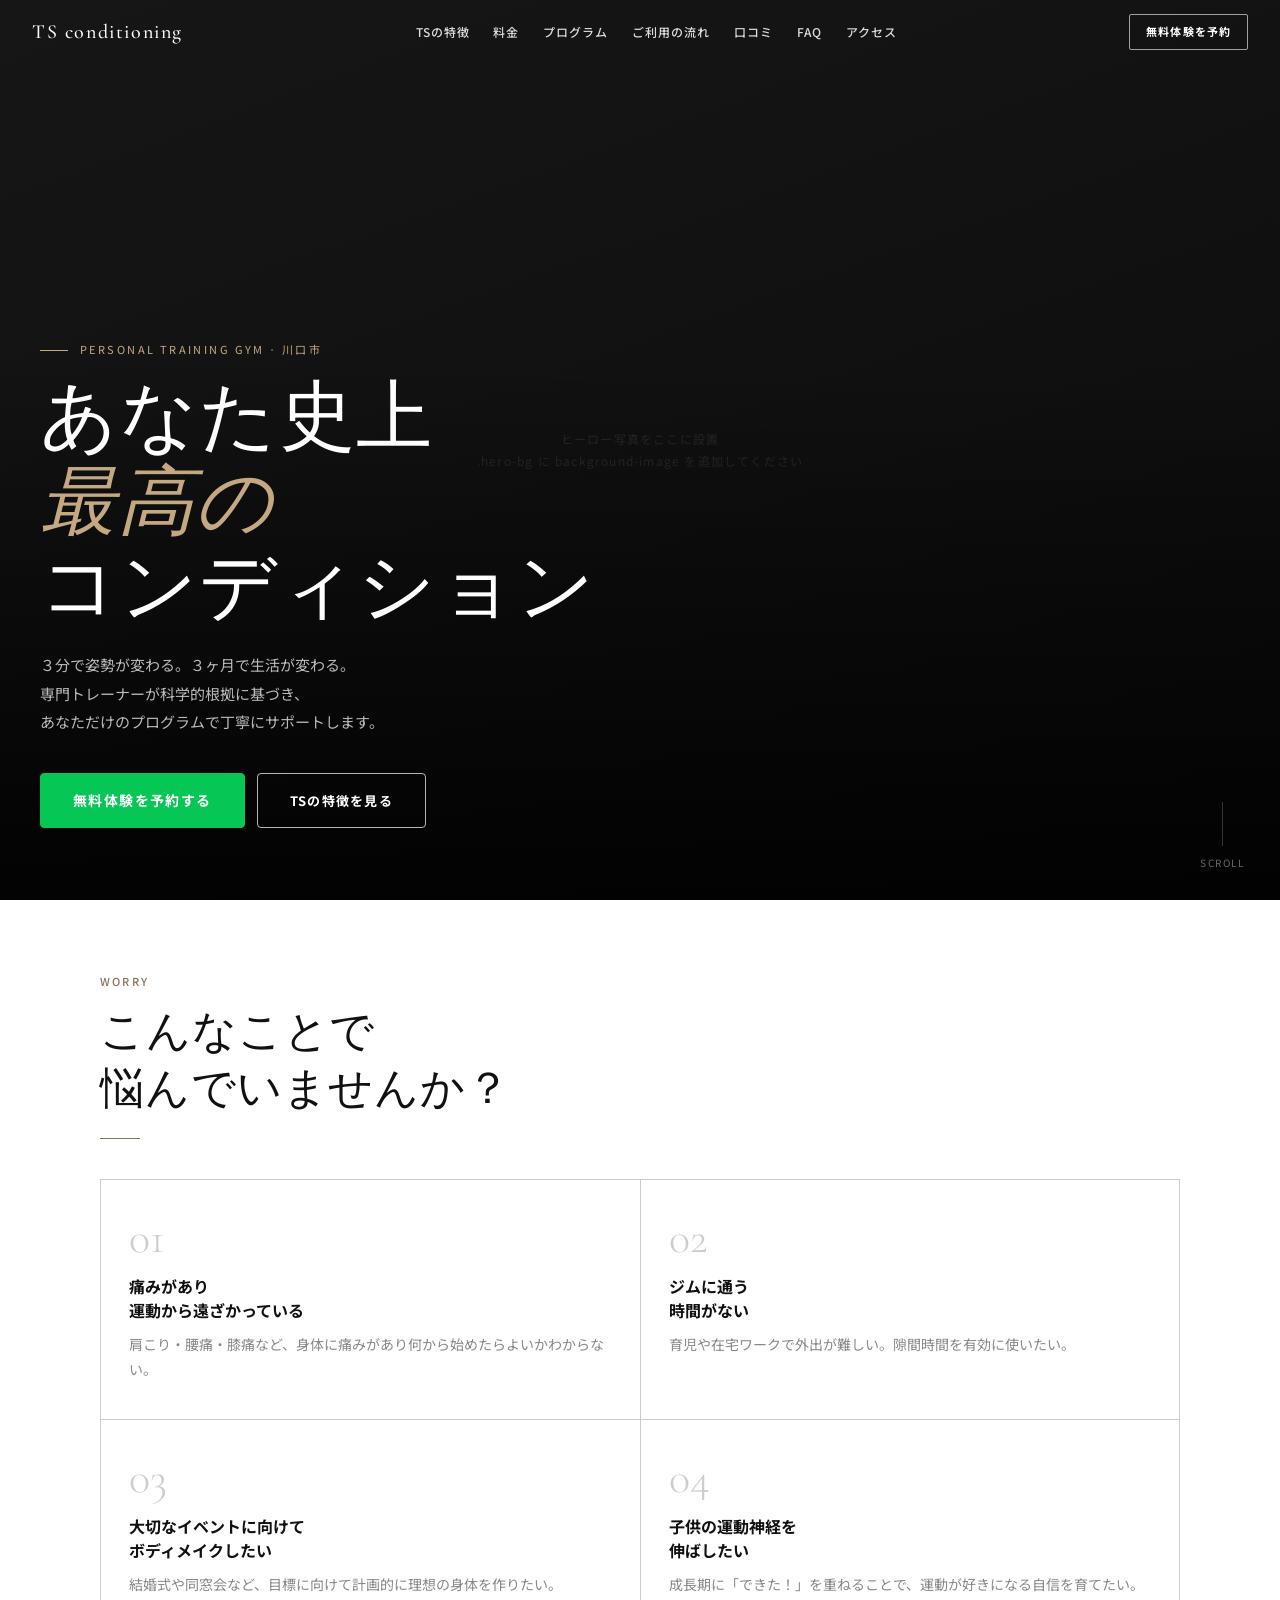
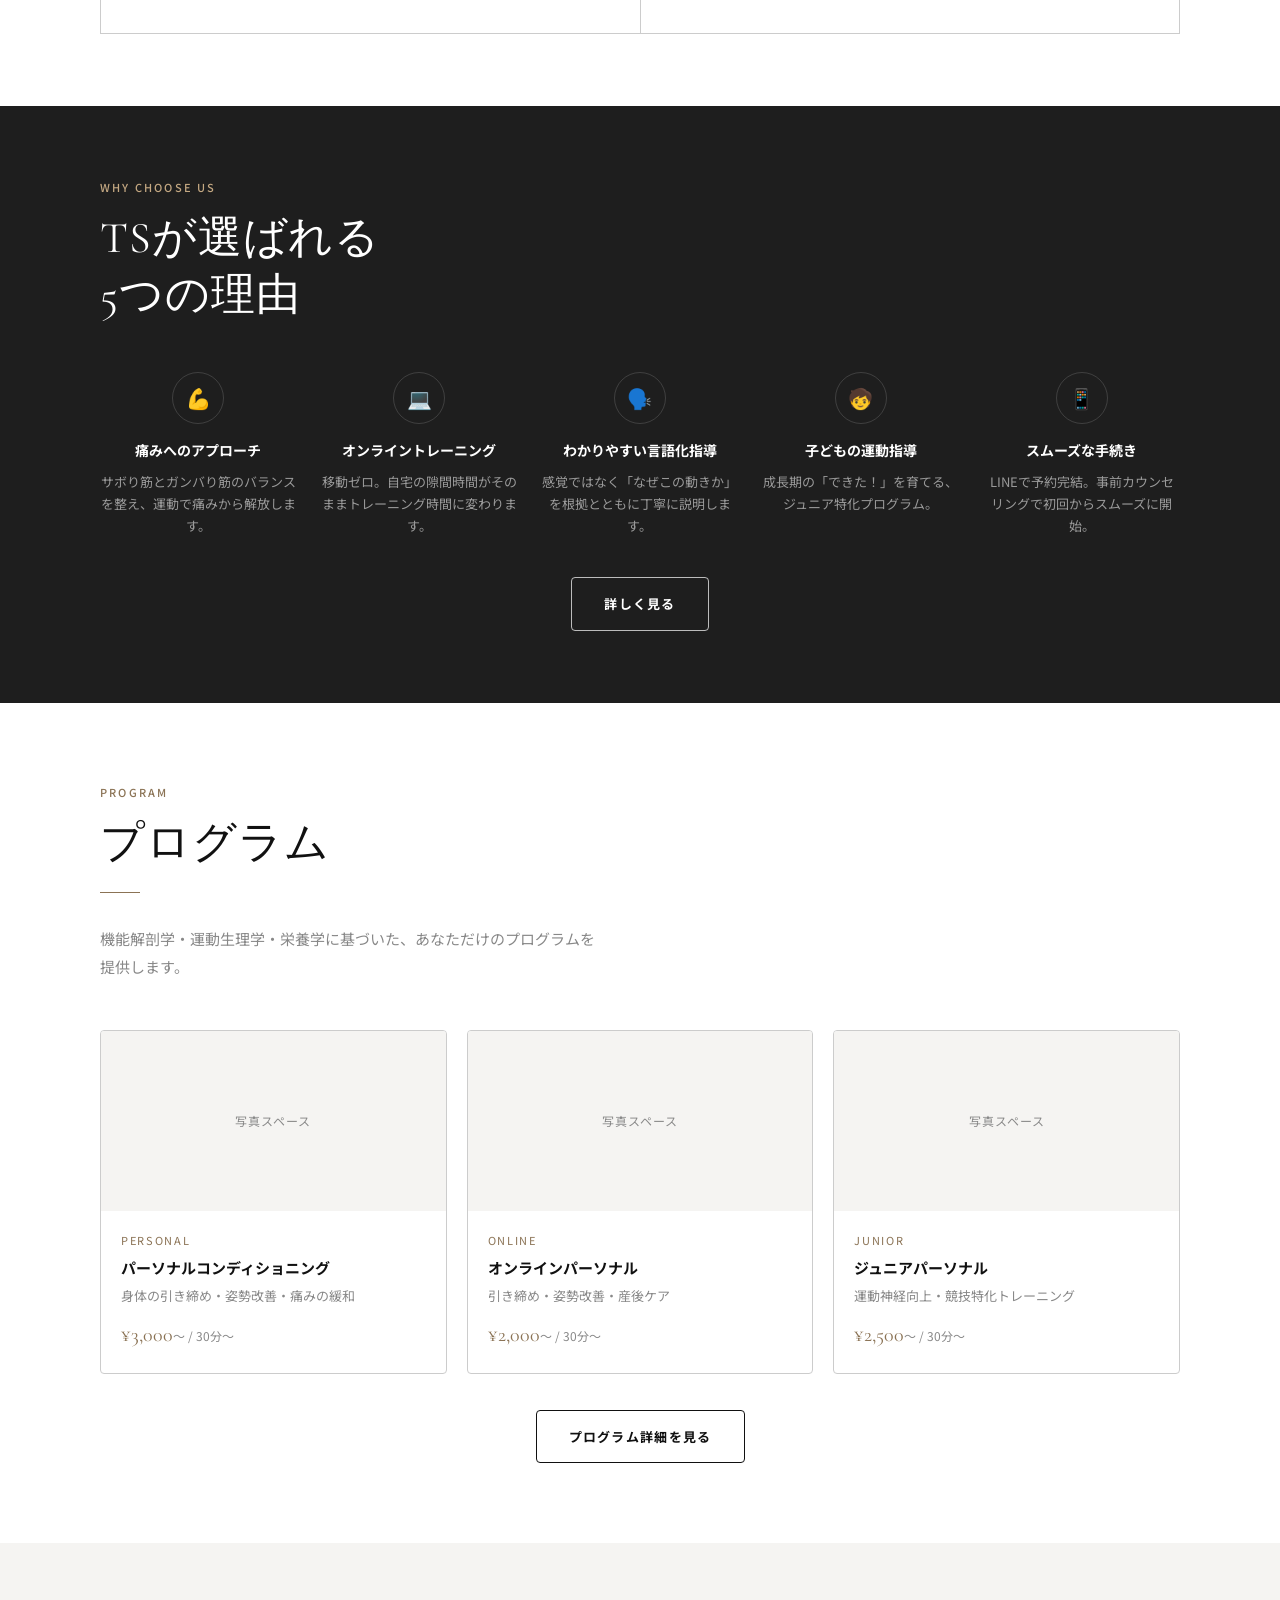
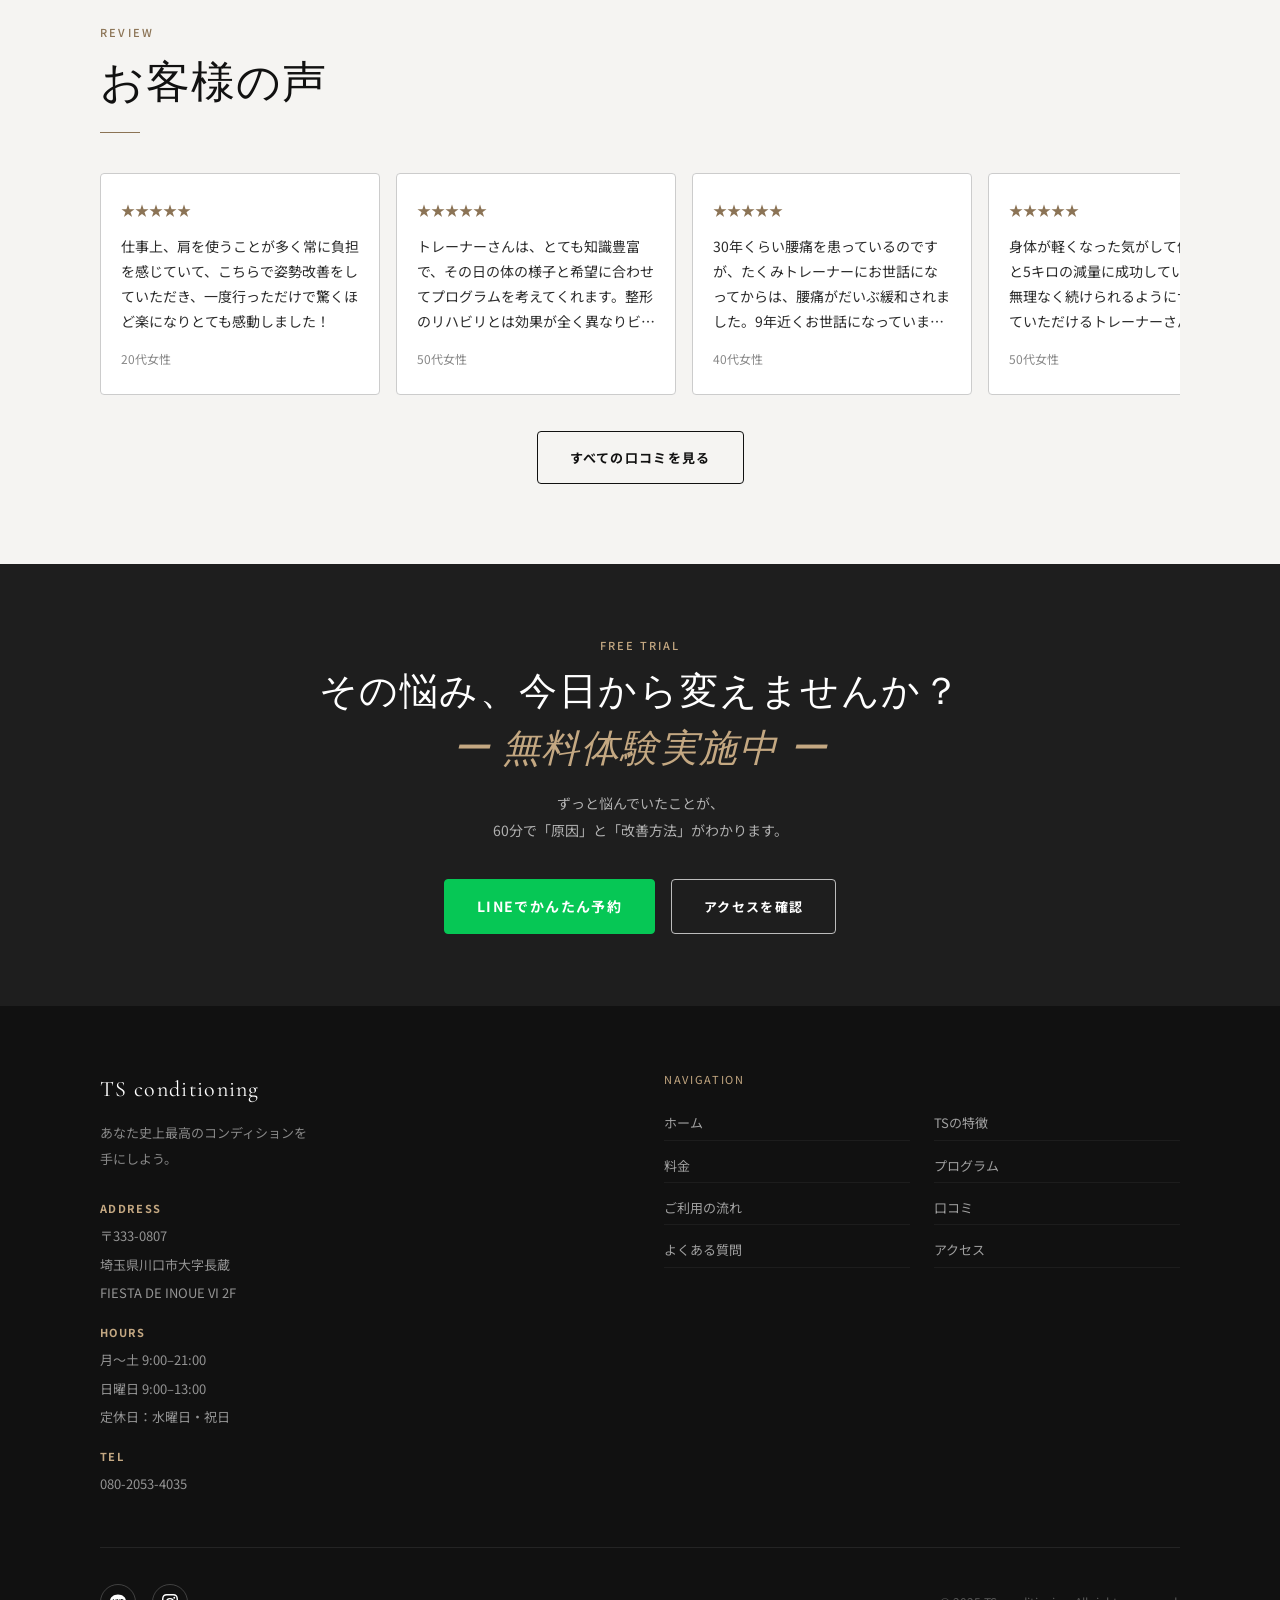
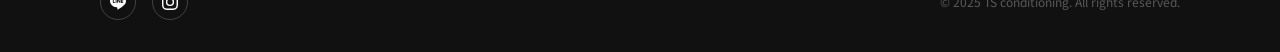
<file: index.html>
<!DOCTYPE html>
<html lang="ja">
<head>
<meta charset="UTF-8">
<meta name="viewport" content="width=device-width, initial-scale=1">
<title>TS conditioning | 埼玉県川口市のパーソナルトレーニングジム</title>
<meta name="description" content="埼玉県川口市のパーソナルトレーニングジム「TS conditioning」。痛みのない身体づくり・オンライントレーニング・ジュニア指導。年会費・月会費なし。無料体験60分実施中。LINEで簡単予約。">
<meta name="keywords" content="パーソナルトレーニング,川口市,ジム,ダイエット,姿勢改善,腰痛,オンライントレーニング,ジュニア,TS conditioning">
<meta name="author" content="TS conditioning">
<link rel="canonical" href="https://ts-conditioning.github.io/ts-conditioning/">

<!-- OGP -->
<meta property="og:type" content="website">
<meta property="og:title" content="TS conditioning | 埼玉県川口市のパーソナルトレーニングジム">
<meta property="og:description" content="痛みのない身体づくり・オンライントレーニング・ジュニア指導。年会費なし。無料体験60分実施中。">
<meta property="og:url" content="https://ts-conditioning.github.io/ts-conditioning/">
<meta property="og:site_name" content="TS conditioning">
<meta property="og:locale" content="ja_JP">

<!-- Twitter Card -->
<meta name="twitter:card" content="summary_large_image">
<meta name="twitter:title" content="TS conditioning | 川口市パーソナルトレーニングジム">
<meta name="twitter:description" content="痛みのない身体づくり・オンライントレーニング・ジュニア指導。無料体験実施中。">

<!-- 構造化データ (LocalBusiness) -->
<script type="application/ld+json">
{
  "@context": "https://schema.org",
  "@type": "HealthClub",
  "name": "TS conditioning",
  "url": "https://ts-conditioning.github.io/ts-conditioning/",
  "description": "埼玉県川口市のパーソナルトレーニングジム。痛みのない身体づくり・オンライントレーニング・ジュニア指導。",
  "telephone": "080-2053-4035",
  "address": {
    "@type": "PostalAddress",
    "streetAddress": "大字長蔵 FIESTA DE INOUE VI 2F",
    "addressLocality": "川口市",
    "addressRegion": "埼玉県",
    "postalCode": "333-0807",
    "addressCountry": "JP"
  },
  "openingHoursSpecification": [
    {
      "@type": "OpeningHoursSpecification",
      "dayOfWeek": ["Monday","Tuesday","Thursday","Friday","Saturday"],
      "opens": "09:00",
      "closes": "21:00"
    },
    {
      "@type": "OpeningHoursSpecification",
      "dayOfWeek": "Sunday",
      "opens": "09:00",
      "closes": "13:00"
    }
  ],
  "sameAs": [
    "https://lin.ee/qMROsFb",
    "https://www.instagram.com/ts.conditioning/"
  ]
}
</script>

<link rel="stylesheet" href="style.css">
<style>
/* ── Hero ── */
.hero {
  position: relative;
  height: 100svh;
  min-height: 520px;
  display: flex;
  align-items: flex-end;
  padding-bottom: 72px;
  background: var(--gray-9);
  overflow: hidden;
}
.hero-bg {
  position: absolute;
  inset: 0;
  background: linear-gradient(160deg, #1a1a1a 0%, #0d0d0d 100%);
  background-size: cover;
  background-position: center;
}
.hero-overlay {
  position: absolute;
  inset: 0;
  background: linear-gradient(to top, rgba(0,0,0,0.85) 0%, rgba(0,0,0,0.15) 60%);
}
.hero-photo-placeholder {
  position: absolute;
  inset: 0;
  display: flex;
  align-items: center;
  justify-content: center;
  font-size: 12px;
  color: rgba(255,255,255,0.12);
  letter-spacing: 0.1em;
  pointer-events: none;
  text-align: center;
  padding: 20px;
}
.hero-content {
  position: relative;
  z-index: 1;
  color: var(--white);
  padding: 0 40px;
  max-width: 720px;
}
.hero-eyebrow {
  font-size: 11px;
  letter-spacing: 0.22em;
  text-transform: uppercase;
  color: var(--accent-l);
  margin-bottom: 16px;
  display: flex;
  align-items: center;
  gap: 12px;
}
.hero-eyebrow::before {
  content: '';
  display: inline-block;
  width: 28px; height: 1px;
  background: var(--accent-l);
  flex-shrink: 0;
}
.hero-title {
  font-family: var(--font-display);
  font-size: clamp(38px, 8vw, 76px);
  font-weight: 300;
  line-height: 1.12;
  letter-spacing: 0.02em;
  margin-bottom: 20px;
}
.hero-title em { font-style: italic; color: var(--accent-l); }
.hero-sub {
  font-size: 15px;
  color: rgba(255,255,255,0.72);
  line-height: 1.9;
  margin-bottom: 36px;
  max-width: 460px;
}
.hero-btns { display: flex; gap: 12px; flex-wrap: wrap; }

.hero-scroll {
  position: absolute;
  bottom: 28px; right: 36px;
  z-index: 1;
  display: flex;
  flex-direction: column;
  align-items: center;
  gap: 8px;
  color: rgba(255,255,255,0.4);
  font-size: 10px;
  letter-spacing: 0.15em;
}
.hero-scroll-line {
  width: 1px; height: 44px;
  background: rgba(255,255,255,0.2);
  position: relative;
  overflow: hidden;
}
.hero-scroll-line::after {
  content: '';
  position: absolute;
  top: -100%;
  width: 100%; height: 100%;
  background: var(--accent-l);
  animation: scrollLine 2s ease-in-out infinite;
}
@keyframes scrollLine { 0%{top:-100%} 100%{top:200%} }

/* ── Worry section ── */
.worry-grid {
  display: grid;
  grid-template-columns: repeat(2, 1fr);
  gap: 1px;
  background: var(--gray-3);
  border: 1px solid var(--gray-3);
}
.worry-card {
  background: var(--white);
  padding: 36px 28px;
  position: relative;
  overflow: hidden;
  transition: background var(--transition);
}
.worry-card::after {
  content: '';
  position: absolute;
  bottom: 0; left: 0;
  width: 0; height: 2px;
  background: var(--accent);
  transition: width 0.4s;
}
.worry-card:hover { background: var(--gray-1); }
.worry-card:hover::after { width: 100%; }
.worry-num {
  font-family: var(--font-display);
  font-size: 44px;
  font-weight: 300;
  color: var(--gray-3);
  line-height: 1;
  margin-bottom: 14px;
}
.worry-title { font-size: 16px; font-weight: 700; margin-bottom: 10px; line-height: 1.5; }
.worry-text { font-size: 14px; color: var(--gray-5); line-height: 1.8; }

/* ── Features strip ── */
.features-strip { background: var(--gray-9); color: var(--white); padding: 72px 0; }
.features-strip .section-label { color: var(--accent-l); }
.features-strip .section-title { color: var(--white); }
.features-grid {
  margin-top: 48px;
  display: grid;
  grid-template-columns: repeat(5, 1fr);
  gap: 24px;
}
.feature-item { text-align: center; }
.feature-icon {
  width: 52px; height: 52px;
  border: 1px solid rgba(255,255,255,0.15);
  border-radius: 50%;
  display: flex; align-items: center; justify-content: center;
  margin: 0 auto 14px;
  font-size: 20px;
}
.feature-item h3 { font-size: 14px; font-weight: 700; color: var(--white); margin-bottom: 8px; }
.feature-item p { font-size: 13px; color: rgba(255,255,255,0.55); line-height: 1.7; }

/* ── Program preview ── */
.program-grid {
  display: grid;
  grid-template-columns: repeat(3, 1fr);
  gap: 20px;
  margin-top: 48px;
}
.prog-card {
  border: 1px solid var(--gray-3);
  border-radius: var(--radius);
  overflow: hidden;
  transition: transform 0.3s, box-shadow 0.3s;
}
.prog-card:hover { transform: translateY(-4px); box-shadow: 0 12px 32px rgba(0,0,0,0.1); }
.prog-card-img {
  height: 180px;
  background: var(--gray-1);
  display: flex;
  align-items: center;
  justify-content: center;
  font-size: 12px;
  color: var(--gray-5);
  letter-spacing: 0.08em;
}
.prog-card-body { padding: 20px; }
.prog-card-label { font-size: 11px; letter-spacing: 0.15em; color: var(--accent); display: block; margin-bottom: 6px; }
.prog-card-title { font-size: 15px; font-weight: 700; margin-bottom: 6px; line-height: 1.4; }
.prog-card-price { font-family: var(--font-display); font-size: 20px; font-weight: 400; color: var(--accent); }
.prog-card-price small { font-size: 12px; font-family: var(--font-body); color: var(--gray-5); }

/* ── Voice teaser ── */
.voice-teaser { background: var(--gray-1); }
.voice-scroll {
  display: flex;
  gap: 16px;
  overflow-x: auto;
  padding-bottom: 8px;
  margin-top: 40px;
  scrollbar-width: none;
  -webkit-overflow-scrolling: touch;
}
.voice-scroll::-webkit-scrollbar { display: none; }
.voice-card {
  flex: 0 0 280px;
  background: var(--white);
  border: 1px solid var(--gray-3);
  border-radius: var(--radius);
  padding: 24px 20px;
}
.voice-stars { color: var(--accent); font-size: 14px; margin-bottom: 10px; }
.voice-text {
  font-size: 14px;
  line-height: 1.8;
  color: var(--gray-8);
  margin-bottom: 14px;
  display: -webkit-box;
  -webkit-line-clamp: 4;
  -webkit-box-orient: vertical;
  overflow: hidden;
}
.voice-meta { font-size: 12px; color: var(--gray-5); }

/* ── Responsive: index specific ── */
@media (max-width: 768px) {
  .hero-content { padding: 0 20px; }
  .hero-sub { font-size: 14px; }
  .hero-scroll { display: none; }

  /* worry: 2列→1列 */
  .worry-grid { grid-template-columns: 1fr; }

  /* features: 5列→2列 */
  .features-grid { grid-template-columns: repeat(2, 1fr); gap: 20px; }

  /* program: 3列→1列 */
  .program-grid { grid-template-columns: 1fr; }

  .voice-card { flex: 0 0 260px; }
}

@media (max-width: 480px) {
  .hero-content { padding: 0 16px; }
  .hero-btns { flex-direction: column; }
  .hero-btns .btn { width: 100%; max-width: 320px; }

  /* features: 2列→2列（小さく） */
  .features-grid { grid-template-columns: repeat(2, 1fr); gap: 16px; }
  .feature-item p { display: none; } /* 極小画面では説明文を隠す */

  .voice-card { flex: 0 0 240px; }
}
</style>
</head>
<body>

<header id="site-header" class="transparent">
  <div class="header-inner">
    <a href="index.html" class="logo">TS conditioning</a>
    <nav class="pc-nav" aria-label="グローバルナビゲーション">
      <a href="features.html" class="nav-link">TSの特徴</a>
      <a href="plan.html" class="nav-link">料金</a>
      <a href="program.html" class="nav-link">プログラム</a>
      <a href="flow.html" class="nav-link">ご利用の流れ</a>
      <a href="reviews.html" class="nav-link">口コミ</a>
      <a href="faq.html" class="nav-link">FAQ</a>
      <a href="access.html" class="nav-link">アクセス</a>
    </nav>
    <a href="https://lin.ee/qMROsFb" target="_blank" rel="noopener" class="header-cta">無料体験を予約</a>
    <button class="hamburger" id="hamburger" aria-label="メニューを開く" aria-expanded="false" aria-controls="mobile-nav">
      <span></span><span></span><span></span>
    </button>
  </div>
</header>

<nav id="mobile-nav" aria-label="モバイルナビゲーション" aria-hidden="true">
  <a href="features.html" class="mobile-nav-link">TSの特徴</a>
  <a href="plan.html" class="mobile-nav-link">料金</a>
  <a href="program.html" class="mobile-nav-link">プログラム</a>
  <a href="flow.html" class="mobile-nav-link">ご利用の流れ</a>
  <a href="reviews.html" class="mobile-nav-link">口コミ</a>
  <a href="faq.html" class="mobile-nav-link">FAQ</a>
  <a href="access.html" class="mobile-nav-link">アクセス</a>
  <a href="https://lin.ee/qMROsFb" target="_blank" rel="noopener" class="btn btn-line" style="margin-top:8px;"><span>LINEで無料体験を予約</span></a>
</nav>

<main>
<!-- ══ HERO ═════════════════════════════════════════════════ -->
<section class="hero" aria-label="メインビジュアル">
  <div class="hero-bg"></div>
  <div class="hero-photo-placeholder">ヒーロー写真をここに設置<br>.hero-bg に background-image を追加してください</div>
  <div class="hero-overlay"></div>
  <div class="hero-content">
    <p class="hero-eyebrow">Personal Training Gym · 川口市</p>
    <h1 class="hero-title">
      あなた史上<br>
      <em>最高の</em><br>
      コンディション
    </h1>
    <p class="hero-sub">
      ３分で姿勢が変わる。３ヶ月で生活が変わる。<br>
      専門トレーナーが科学的根拠に基づき、<br>
      あなただけのプログラムで丁寧にサポートします。
    </p>
    <div class="hero-btns">
      <a href="https://lin.ee/qMROsFb" target="_blank" rel="noopener" class="btn btn-line"><span>無料体験を予約する</span></a>
      <a href="features.html" class="btn btn-outline-white"><span>TSの特徴を見る</span></a>
    </div>
  </div>
  <div class="hero-scroll" aria-hidden="true">
    <div class="hero-scroll-line"></div>
    <span>SCROLL</span>
  </div>
</section>

<!-- ══ WORRY ════════════════════════════════════════════════ -->
<section aria-labelledby="worry-heading" style="padding: 72px 0; background: var(--white);">
  <div class="container">
    <p class="section-label fade-up">WORRY</p>
    <h2 id="worry-heading" class="section-title fade-up delay-1">こんなことで<br>悩んでいませんか？</h2>
    <div class="divider fade-up delay-2"></div>
  </div>
  <div class="container" style="margin-top: 40px;">
    <div class="worry-grid">
      <div class="worry-card fade-up">
        <div class="worry-num">01</div>
        <h3 class="worry-title">痛みがあり<br>運動から遠ざかっている</h3>
        <p class="worry-text">肩こり・腰痛・膝痛など、身体に痛みがあり何から始めたらよいかわからない。</p>
      </div>
      <div class="worry-card fade-up delay-1">
        <div class="worry-num">02</div>
        <h3 class="worry-title">ジムに通う<br>時間がない</h3>
        <p class="worry-text">育児や在宅ワークで外出が難しい。隙間時間を有効に使いたい。</p>
      </div>
      <div class="worry-card fade-up delay-2">
        <div class="worry-num">03</div>
        <h3 class="worry-title">大切なイベントに向けて<br>ボディメイクしたい</h3>
        <p class="worry-text">結婚式や同窓会など、目標に向けて計画的に理想の身体を作りたい。</p>
      </div>
      <div class="worry-card fade-up delay-3">
        <div class="worry-num">04</div>
        <h3 class="worry-title">子供の運動神経を<br>伸ばしたい</h3>
        <p class="worry-text">成長期に「できた！」を重ねることで、運動が好きになる自信を育てたい。</p>
      </div>
    </div>
  </div>
</section>

<!-- ══ FEATURES STRIP ════════════════════════════════════════ -->
<section class="features-strip" aria-labelledby="features-heading">
  <div class="container">
    <p class="section-label fade-up">WHY CHOOSE US</p>
    <h2 id="features-heading" class="section-title fade-up delay-1">TSが選ばれる<br>5つの理由</h2>
    <div class="features-grid">
      <div class="feature-item fade-up delay-1">
        <div class="feature-icon" aria-hidden="true">💪</div>
        <h3>痛みへのアプローチ</h3>
        <p>サボり筋とガンバり筋のバランスを整え、運動で痛みから解放します。</p>
      </div>
      <div class="feature-item fade-up delay-2">
        <div class="feature-icon" aria-hidden="true">💻</div>
        <h3>オンライントレーニング</h3>
        <p>移動ゼロ。自宅の隙間時間がそのままトレーニング時間に変わります。</p>
      </div>
      <div class="feature-item fade-up delay-3">
        <div class="feature-icon" aria-hidden="true">🗣️</div>
        <h3>わかりやすい言語化指導</h3>
        <p>感覚ではなく「なぜこの動きか」を根拠とともに丁寧に説明します。</p>
      </div>
      <div class="feature-item fade-up delay-4">
        <div class="feature-icon" aria-hidden="true">🧒</div>
        <h3>子どもの運動指導</h3>
        <p>成長期の「できた！」を育てる、ジュニア特化プログラム。</p>
      </div>
      <div class="feature-item fade-up delay-5">
        <div class="feature-icon" aria-hidden="true">📱</div>
        <h3>スムーズな手続き</h3>
        <p>LINEで予約完結。事前カウンセリングで初回からスムーズに開始。</p>
      </div>
    </div>
    <div style="text-align:center; margin-top:40px;">
      <a href="features.html" class="btn btn-outline-white"><span>詳しく見る</span></a>
    </div>
  </div>
</section>

<!-- ══ PROGRAM PREVIEW ══════════════════════════════════════ -->
<section aria-labelledby="program-heading">
  <div class="container">
    <p class="section-label fade-up">PROGRAM</p>
    <h2 id="program-heading" class="section-title fade-up delay-1">プログラム</h2>
    <div class="divider fade-up delay-2"></div>
    <p class="fade-up delay-2" style="font-size:15px; color:var(--gray-5); max-width:500px; line-height:1.9;">
      機能解剖学・運動生理学・栄養学に基づいた、あなただけのプログラムを提供します。
    </p>
    <div class="program-grid">
      <div class="prog-card fade-up delay-1">
        <div class="prog-card-img">写真スペース</div>
        <div class="prog-card-body">
          <span class="prog-card-label">PERSONAL</span>
          <h3 class="prog-card-title">パーソナルコンディショニング</h3>
          <p style="font-size:13px; color:var(--gray-5); margin-bottom:10px;">身体の引き締め・姿勢改善・痛みの緩和</p>
          <div class="prog-card-price">¥3,000<small>〜 / 30分〜</small></div>
        </div>
      </div>
      <div class="prog-card fade-up delay-2">
        <div class="prog-card-img">写真スペース</div>
        <div class="prog-card-body">
          <span class="prog-card-label">ONLINE</span>
          <h3 class="prog-card-title">オンラインパーソナル</h3>
          <p style="font-size:13px; color:var(--gray-5); margin-bottom:10px;">引き締め・姿勢改善・産後ケア</p>
          <div class="prog-card-price">¥2,000<small>〜 / 30分〜</small></div>
        </div>
      </div>
      <div class="prog-card fade-up delay-3">
        <div class="prog-card-img">写真スペース</div>
        <div class="prog-card-body">
          <span class="prog-card-label">JUNIOR</span>
          <h3 class="prog-card-title">ジュニアパーソナル</h3>
          <p style="font-size:13px; color:var(--gray-5); margin-bottom:10px;">運動神経向上・競技特化トレーニング</p>
          <div class="prog-card-price">¥2,500<small>〜 / 30分〜</small></div>
        </div>
      </div>
    </div>
    <div style="text-align:center; margin-top:36px;">
      <a href="program.html" class="btn btn-outline"><span>プログラム詳細を見る</span></a>
    </div>
  </div>
</section>

<!-- ══ VOICE TEASER ══════════════════════════════════════════ -->
<section class="voice-teaser" aria-labelledby="voice-heading">
  <div class="container">
    <p class="section-label fade-up">REVIEW</p>
    <h2 id="voice-heading" class="section-title fade-up delay-1">お客様の声</h2>
    <div class="divider fade-up delay-2"></div>
  </div>
  <div class="container">
    <div class="voice-scroll" role="list">
      <div class="voice-card" role="listitem">
        <div class="voice-stars" aria-label="評価：5点満点">★★★★★</div>
        <p class="voice-text">仕事上、肩を使うことが多く常に負担を感じていて、こちらで姿勢改善をしていただき、一度行っただけで驚くほど楽になりとても感動しました！</p>
        <p class="voice-meta">20代女性</p>
      </div>
      <div class="voice-card" role="listitem">
        <div class="voice-stars" aria-label="評価：5点満点">★★★★★</div>
        <p class="voice-text">トレーナーさんは、とても知識豊富で、その日の体の様子と希望に合わせてプログラムを考えてくれます。整形のリハビリとは効果が全く異なりビックリしました。</p>
        <p class="voice-meta">50代女性</p>
      </div>
      <div class="voice-card" role="listitem">
        <div class="voice-stars" aria-label="評価：5点満点">★★★★★</div>
        <p class="voice-text">30年くらい腰痛を患っているのですが、たくみトレーナーにお世話になってからは、腰痛がだいぶ緩和されました。9年近くお世話になっています。</p>
        <p class="voice-meta">40代女性</p>
      </div>
      <div class="voice-card" role="listitem">
        <div class="voice-stars" aria-label="評価：5点満点">★★★★★</div>
        <p class="voice-text">身体が軽くなった気がして体重を測ると5キロの減量に成功していました。無理なく続けられるようにサポートしていただけるトレーナーさんにとても感謝しています。</p>
        <p class="voice-meta">50代女性</p>
      </div>
      <div class="voice-card" role="listitem">
        <div class="voice-stars" aria-label="評価：5点満点">★★★★★</div>
        <p class="voice-text">股関節を柔らかくしたくて通い始めて1ヶ月。立ち仕事で疲れやすかった下半身も、気付けば階段の上り下りがラクになっていて驚いています。</p>
        <p class="voice-meta">50代女性</p>
      </div>
    </div>
    <div style="text-align:center; margin-top:28px;">
      <a href="reviews.html" class="btn btn-outline"><span>すべての口コミを見る</span></a>
    </div>
  </div>
</section>

<!-- ══ CTA BAND ══════════════════════════════════════════════ -->
<div class="cta-band">
  <p class="section-label">FREE TRIAL</p>
  <h2 class="cta-band-title">
    その悩み、今日から変えませんか？<br>
    <em style="font-family:var(--font-display);font-style:italic;color:var(--accent-l);">ー 無料体験実施中 ー</em>
  </h2>
  <p class="cta-band-sub">
    ずっと悩んでいたことが、<br>
    60分で「原因」と「改善方法」がわかります。
  </p>
  <div class="cta-band-btns">
    <a href="https://lin.ee/qMROsFb" target="_blank" rel="noopener" class="btn btn-line"><span>LINEでかんたん予約</span></a>
    <a href="access.html" class="btn btn-outline-white"><span>アクセスを確認</span></a>
  </div>
</div>
</main>

<!-- ══ FOOTER ════════════════════════════════════════════════ -->
<footer id="site-footer">
  <div class="footer-inner">
    <div class="footer-top">
      <div>
        <p class="footer-logo">TS conditioning</p>
        <p class="footer-tagline">あなた史上最高のコンディションを<br>手にしよう。</p>
        <address class="footer-info" style="font-style:normal;">
          <strong>ADDRESS</strong>
          〒333-0807<br>埼玉県川口市大字長蔵<br>FIESTA DE INOUE VI 2F
          <strong>HOURS</strong>
          月〜土 9:00–21:00<br>日曜日 9:00–13:00<br>定休日：水曜日・祝日
          <strong>TEL</strong>
          <a href="tel:08020534035" style="color:rgba(255,255,255,0.55);">080-2053-4035</a>
        </address>
      </div>
      <nav aria-label="フッターナビゲーション">
        <p style="font-size:11px;letter-spacing:0.15em;color:var(--accent-l);margin-bottom:16px;">NAVIGATION</p>
        <div class="footer-nav-grid">
          <a href="index.html">ホーム</a>
          <a href="features.html">TSの特徴</a>
          <a href="plan.html">料金</a>
          <a href="program.html">プログラム</a>
          <a href="flow.html">ご利用の流れ</a>
          <a href="reviews.html">口コミ</a>
          <a href="faq.html">よくある質問</a>
          <a href="access.html">アクセス</a>
        </div>
      </nav>
    </div>
    <div class="footer-bottom">
      <div class="footer-sns">
        <a href="https://lin.ee/qMROsFb" target="_blank" rel="noopener" aria-label="LINE公式アカウント">
          <svg width="16" height="16" viewBox="0 0 24 24" fill="currentColor" aria-hidden="true"><path d="M19.365 9.863c.349 0 .63.285.63.631 0 .345-.281.63-.63.63H17.61v1.125h1.755c.349 0 .63.283.63.63 0 .344-.281.629-.63.629h-2.386c-.345 0-.627-.285-.627-.629V8.108c0-.345.282-.63.63-.63h2.386c.346 0 .627.285.627.63 0 .349-.281.63-.63.63H17.61v1.125h1.755zm-3.855 3.016c0 .27-.174.51-.432.596-.064.021-.133.031-.199.031-.211 0-.391-.09-.51-.25l-2.443-3.317v2.94c0 .344-.279.629-.631.629-.346 0-.626-.285-.626-.629V8.108c0-.27.173-.51.43-.595.06-.023.136-.033.194-.033.195 0 .375.105.495.254l2.462 3.33V8.108c0-.345.282-.63.63-.63.345 0 .63.285.63.63v4.771zm-5.741 0c0 .344-.282.629-.631.629-.345 0-.627-.285-.627-.629V8.108c0-.345.282-.63.63-.63.346 0 .628.285.628.63v4.771zm-2.466.629H4.917c-.345 0-.63-.285-.63-.629V8.108c0-.345.285-.63.63-.63.348 0 .63.285.63.63v4.141h1.756c.348 0 .629.283.629.63 0 .344-.281.629-.629.629M24 10.314C24 4.943 18.615.572 12 .572S0 4.943 0 10.314c0 4.811 4.27 8.842 10.035 9.608.391.082.923.258 1.058.59.12.301.079.766.038 1.08l-.164 1.02c-.045.301-.24 1.186 1.049.645 1.291-.539 6.916-4.078 9.436-6.975C23.176 14.393 24 12.458 24 10.314"/></svg>
        </a>
        <a href="https://www.instagram.com/ts.conditioning/" target="_blank" rel="noopener" aria-label="Instagram">
          <svg width="16" height="16" viewBox="0 0 24 24" fill="currentColor" aria-hidden="true"><path d="M12 2.163c3.204 0 3.584.012 4.85.07 3.252.148 4.771 1.691 4.919 4.919.058 1.265.069 1.645.069 4.849 0 3.205-.012 3.584-.069 4.849-.149 3.225-1.664 4.771-4.919 4.919-1.266.058-1.644.07-4.85.07-3.204 0-3.584-.012-4.849-.07-3.26-.149-4.771-1.699-4.919-4.92-.058-1.265-.07-1.644-.07-4.849 0-3.204.013-3.583.07-4.849.149-3.227 1.664-4.771 4.919-4.919 1.266-.057 1.645-.069 4.849-.069zM12 0C8.741 0 8.333.014 7.053.072 2.695.272.273 2.69.073 7.052.014 8.333 0 8.741 0 12c0 3.259.014 3.668.072 4.948.2 4.358 2.618 6.78 6.98 6.98C8.333 23.986 8.741 24 12 24c3.259 0 3.668-.014 4.948-.072 4.354-.2 6.782-2.618 6.979-6.98.059-1.28.073-1.689.073-4.948 0-3.259-.014-3.667-.072-4.947-.196-4.354-2.617-6.78-6.979-6.98C15.668.014 15.259 0 12 0zm0 5.838a6.162 6.162 0 100 12.324 6.162 6.162 0 000-12.324zM12 16a4 4 0 110-8 4 4 0 010 8zm6.406-11.845a1.44 1.44 0 100 2.881 1.44 1.44 0 000-2.881z"/></svg>
        </a>
      </div>
      <p class="footer-copy">© 2025 TS conditioning. All rights reserved.</p>
    </div>
  </div>
</footer>

<div class="float-cta" aria-label="クイックアクション">
  <a href="https://lin.ee/qMROsFb" target="_blank" rel="noopener" class="float-btn line">📲 LINE予約</a>
  <a href="tel:08020534035" class="float-btn tel">📞 電話する</a>
</div>

<script src="nav.js"></script>
</body>
</html>
</file>
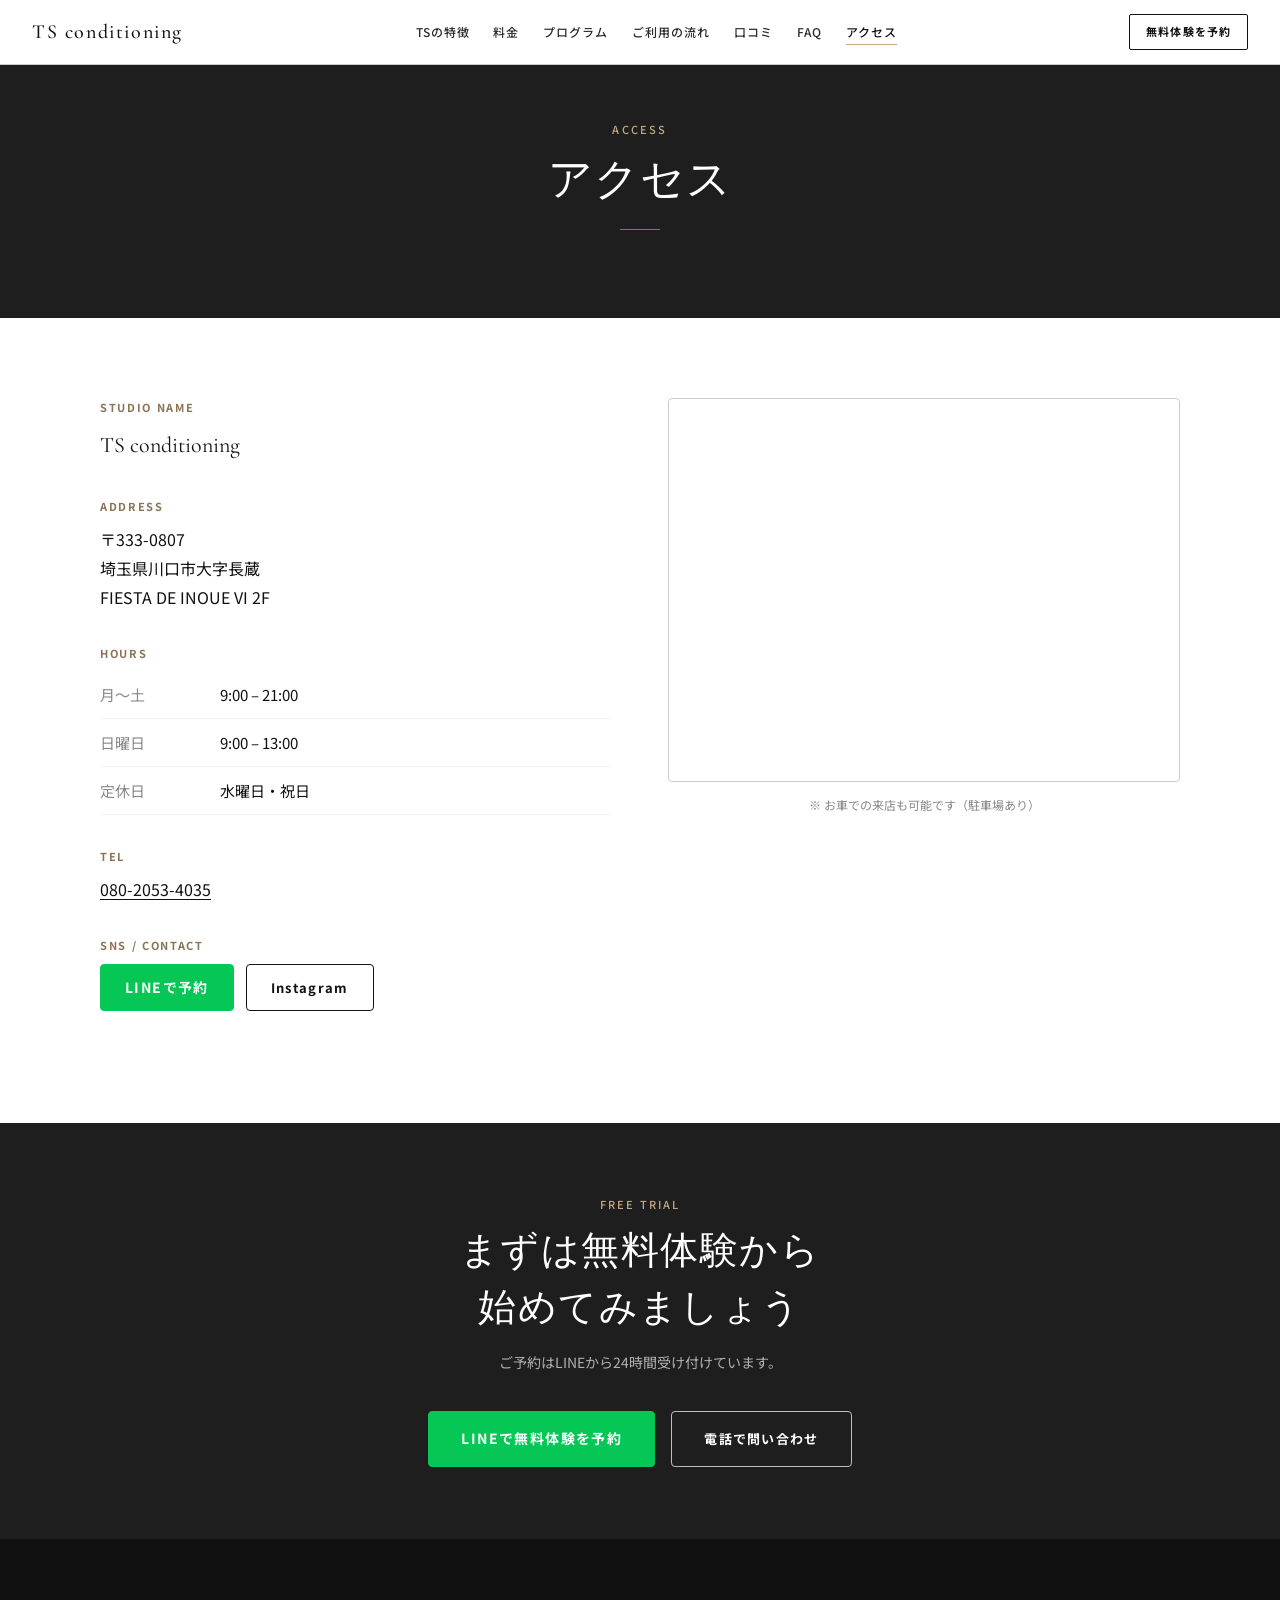
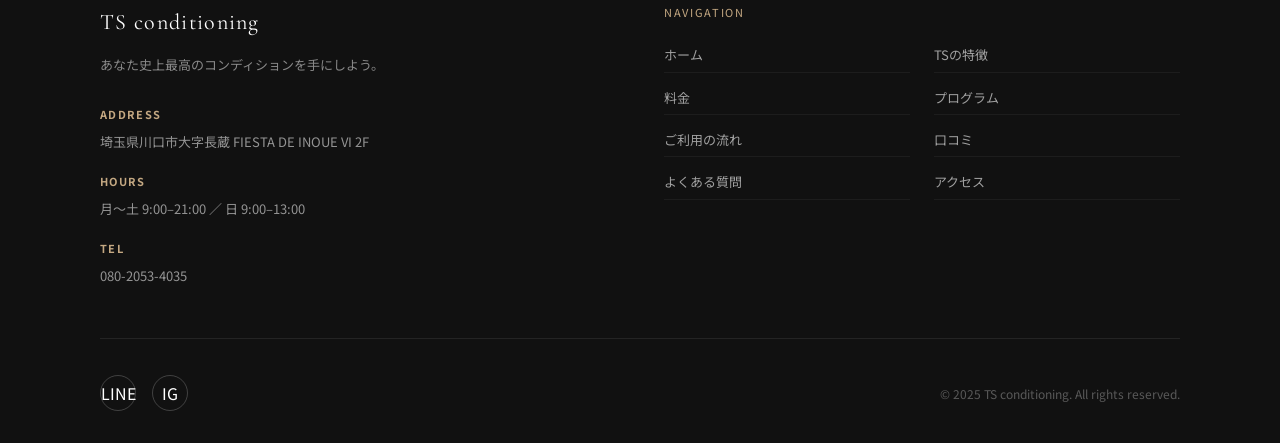
<file: access.html>
<!DOCTYPE html>
<html lang="ja">
<head>
<meta charset="UTF-8">
<meta name="viewport" content="width=device-width, initial-scale=1">
<title>アクセス | TS conditioning</title>
<link rel="stylesheet" href="style.css">
<style>
.access-grid {
  display: grid;
  grid-template-columns: 1fr 1fr;
  gap: 56px;
  align-items: start;
}
.access-info-block { margin-bottom: 32px; }
.access-info-label {
  font-size: 11px;
  font-weight: 700;
  letter-spacing: 0.15em;
  color: var(--accent);
  margin-bottom: 8px;
}
.access-info-val {
  font-size: 16px;
  line-height: 1.8;
  color: var(--black);
}
.access-info-val a { color: var(--black); text-decoration: underline; text-underline-offset: 3px; }
.map-wrap {
  width: 100%;
  aspect-ratio: 4/3;
  border-radius: var(--radius);
  overflow: hidden;
  border: 1px solid var(--gray-3);
}
.map-wrap iframe { width: 100%; height: 100%; border: none; display: block; }
.hours-table { width: 100%; border-collapse: collapse; }
.hours-table td {
  padding: 10px 0;
  border-bottom: 1px solid var(--gray-1);
  font-size: 15px;
}
.hours-table td:first-child { color: var(--gray-5); width: 120px; }
@media (max-width: 768px) {
  .access-grid { grid-template-columns: 1fr; }
}
</style>
</head>
<body>
<header id="site-header" data-light="true" class="light-bg">
  <div class="header-inner">
    <a href="index.html" class="logo" style="color:var(--black);">TS conditioning</a>
    <nav class="pc-nav">
      <a href="features.html" class="nav-link" style="color:var(--gray-8);">TSの特徴</a>
      <a href="plan.html" class="nav-link" style="color:var(--gray-8);">料金</a>
      <a href="program.html" class="nav-link" style="color:var(--gray-8);">プログラム</a>
      <a href="flow.html" class="nav-link" style="color:var(--gray-8);">ご利用の流れ</a>
      <a href="reviews.html" class="nav-link" style="color:var(--gray-8);">口コミ</a>
      <a href="faq.html" class="nav-link" style="color:var(--gray-8);">FAQ</a>
      <a href="access.html" class="nav-link active" style="color:var(--black);">アクセス</a>
    </nav>
    <a href="https://lin.ee/qMROsFb" target="_blank" class="header-cta" style="color:var(--black);border-color:var(--black);">無料体験を予約</a>
    <button class="hamburger" id="hamburger" aria-label="メニュー">
      <span style="background:var(--black);"></span><span style="background:var(--black);"></span><span style="background:var(--black);"></span>
    </button>
  </div>
</header>
<div id="mobile-nav">
  <a href="features.html" class="mobile-nav-link">TSの特徴</a>
  <a href="plan.html" class="mobile-nav-link">料金</a>
  <a href="program.html" class="mobile-nav-link">プログラム</a>
  <a href="flow.html" class="mobile-nav-link">ご利用の流れ</a>
  <a href="reviews.html" class="mobile-nav-link">口コミ</a>
  <a href="faq.html" class="mobile-nav-link">FAQ</a>
  <a href="access.html" class="mobile-nav-link">アクセス</a>
</div>

<div class="page-hero">
  <p class="section-label">ACCESS</p>
  <h1 class="section-title">アクセス</h1>
  <div class="divider center"></div>
</div>

<section>
  <div class="container">
    <div class="access-grid">
      <div class="fade-up">
        <div class="access-info-block">
          <p class="access-info-label">STUDIO NAME</p>
          <p class="access-info-val" style="font-family:var(--font-display);font-size:22px;font-weight:400;">TS conditioning</p>
        </div>
        <div class="access-info-block">
          <p class="access-info-label">ADDRESS</p>
          <p class="access-info-val">
            〒333-0807<br>
            埼玉県川口市大字長蔵<br>
            FIESTA DE INOUE VI 2F
          </p>
        </div>
        <div class="access-info-block">
          <p class="access-info-label">HOURS</p>
          <table class="hours-table">
            <tr><td>月〜土</td><td>9:00 – 21:00</td></tr>
            <tr><td>日曜日</td><td>9:00 – 13:00</td></tr>
            <tr><td>定休日</td><td>水曜日・祝日</td></tr>
          </table>
        </div>
        <div class="access-info-block">
          <p class="access-info-label">TEL</p>
          <p class="access-info-val">
            <a href="tel:08020534035">080-2053-4035</a>
          </p>
        </div>
        <div class="access-info-block">
          <p class="access-info-label">SNS / CONTACT</p>
          <div style="display:flex;gap:12px;flex-wrap:wrap;margin-top:4px;">
            <a href="https://lin.ee/qMROsFb" target="_blank" class="btn btn-line" style="padding:10px 24px;">
              <span>LINEで予約</span>
            </a>
            <a href="https://www.instagram.com/ts.conditioning/" target="_blank" class="btn btn-outline" style="padding:10px 24px;">
              <span>Instagram</span>
            </a>
          </div>
        </div>
      </div>
      <div class="fade-up delay-2">
        <div class="map-wrap">
          <iframe
            src="https://maps-api-ssl.google.com/maps?hl=ja&ll=35.859684,139.753503&output=embed&q=35.859776,139.753519&z=17"
            allowfullscreen
            loading="lazy"
            referrerpolicy="no-referrer-when-downgrade"
            title="TS conditioning アクセスマップ">
          </iframe>
        </div>
        <p style="font-size:12px;color:var(--gray-5);margin-top:12px;text-align:center;">
          ※ お車での来店も可能です（駐車場あり）
        </p>
      </div>
    </div>
  </div>
</section>

<div class="cta-band">
  <p class="section-label">FREE TRIAL</p>
  <h2 class="cta-band-title">まずは無料体験から<br>始めてみましょう</h2>
  <p class="cta-band-sub">ご予約はLINEから24時間受け付けています。</p>
  <div class="cta-band-btns">
    <a href="https://lin.ee/qMROsFb" target="_blank" class="btn btn-line"><span>LINEで無料体験を予約</span></a>
    <a href="tel:08020534035" class="btn btn-outline-white"><span>電話で問い合わせ</span></a>
  </div>
</div>

<footer id="site-footer">
  <div class="footer-inner">
    <div class="footer-top">
      <div>
        <p class="footer-logo">TS conditioning</p>
        <p class="footer-tagline">あなた史上最高のコンディションを手にしよう。</p>
        <div class="footer-info">
          <strong>ADDRESS</strong>埼玉県川口市大字長蔵 FIESTA DE INOUE VI 2F
          <strong>HOURS</strong>月〜土 9:00–21:00 ／ 日 9:00–13:00
          <strong>TEL</strong>080-2053-4035
        </div>
      </div>
      <div>
        <p style="font-size:11px;letter-spacing:.15em;color:var(--accent-l);margin-bottom:16px;">NAVIGATION</p>
        <div class="footer-nav-grid">
          <a href="index.html">ホーム</a><a href="features.html">TSの特徴</a>
          <a href="plan.html">料金</a><a href="program.html">プログラム</a>
          <a href="flow.html">ご利用の流れ</a><a href="reviews.html">口コミ</a>
          <a href="faq.html">よくある質問</a><a href="access.html">アクセス</a>
        </div>
      </div>
    </div>
    <div class="footer-bottom">
      <div class="footer-sns">
        <a href="https://lin.ee/qMROsFb" target="_blank" aria-label="LINE">LINE</a>
        <a href="https://www.instagram.com/ts.conditioning/" target="_blank" aria-label="Instagram">IG</a>
      </div>
      <p class="footer-copy">© 2025 TS conditioning. All rights reserved.</p>
    </div>
  </div>
</footer>
<div class="float-cta">
  <a href="https://lin.ee/qMROsFb" target="_blank" class="float-btn line">📲 LINE予約</a>
  <a href="tel:08020534035" class="float-btn tel">📞 電話する</a>
</div>
<script src="nav.js"></script>
</body>
</html>
</file>
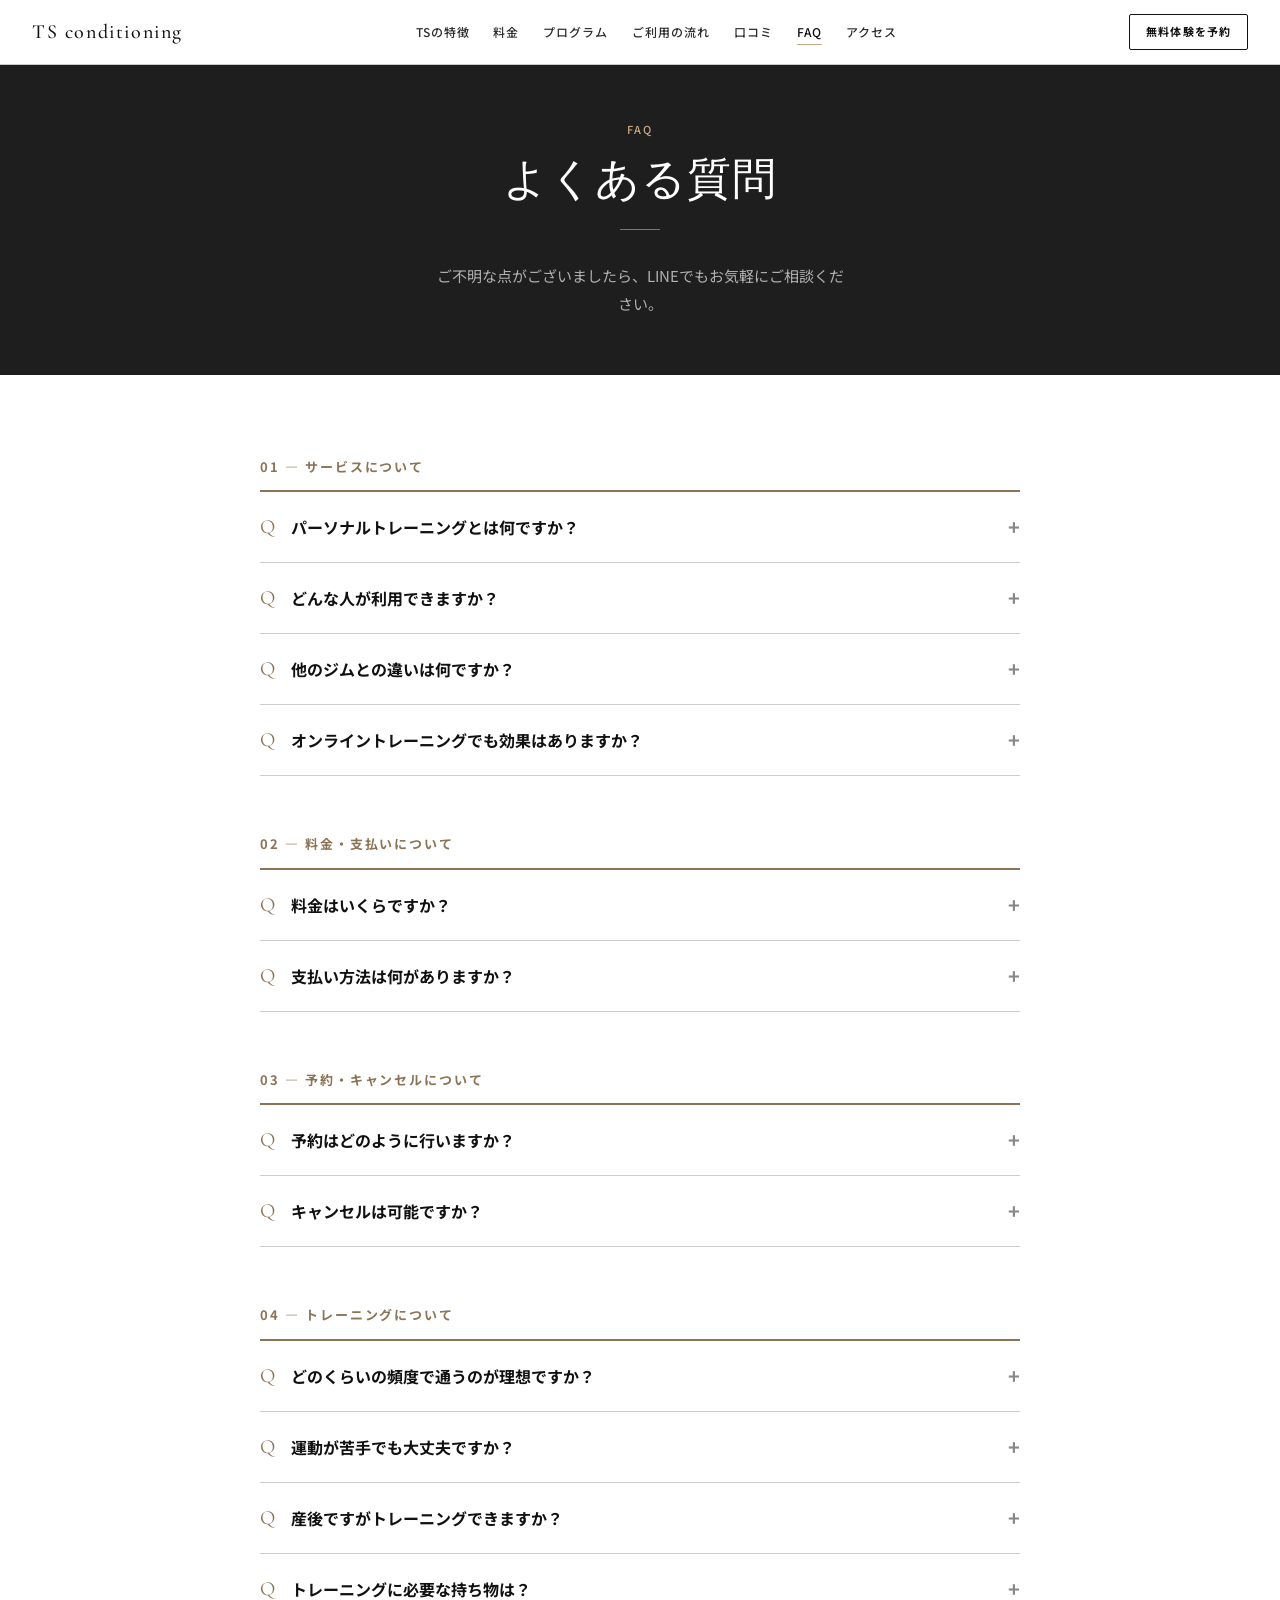
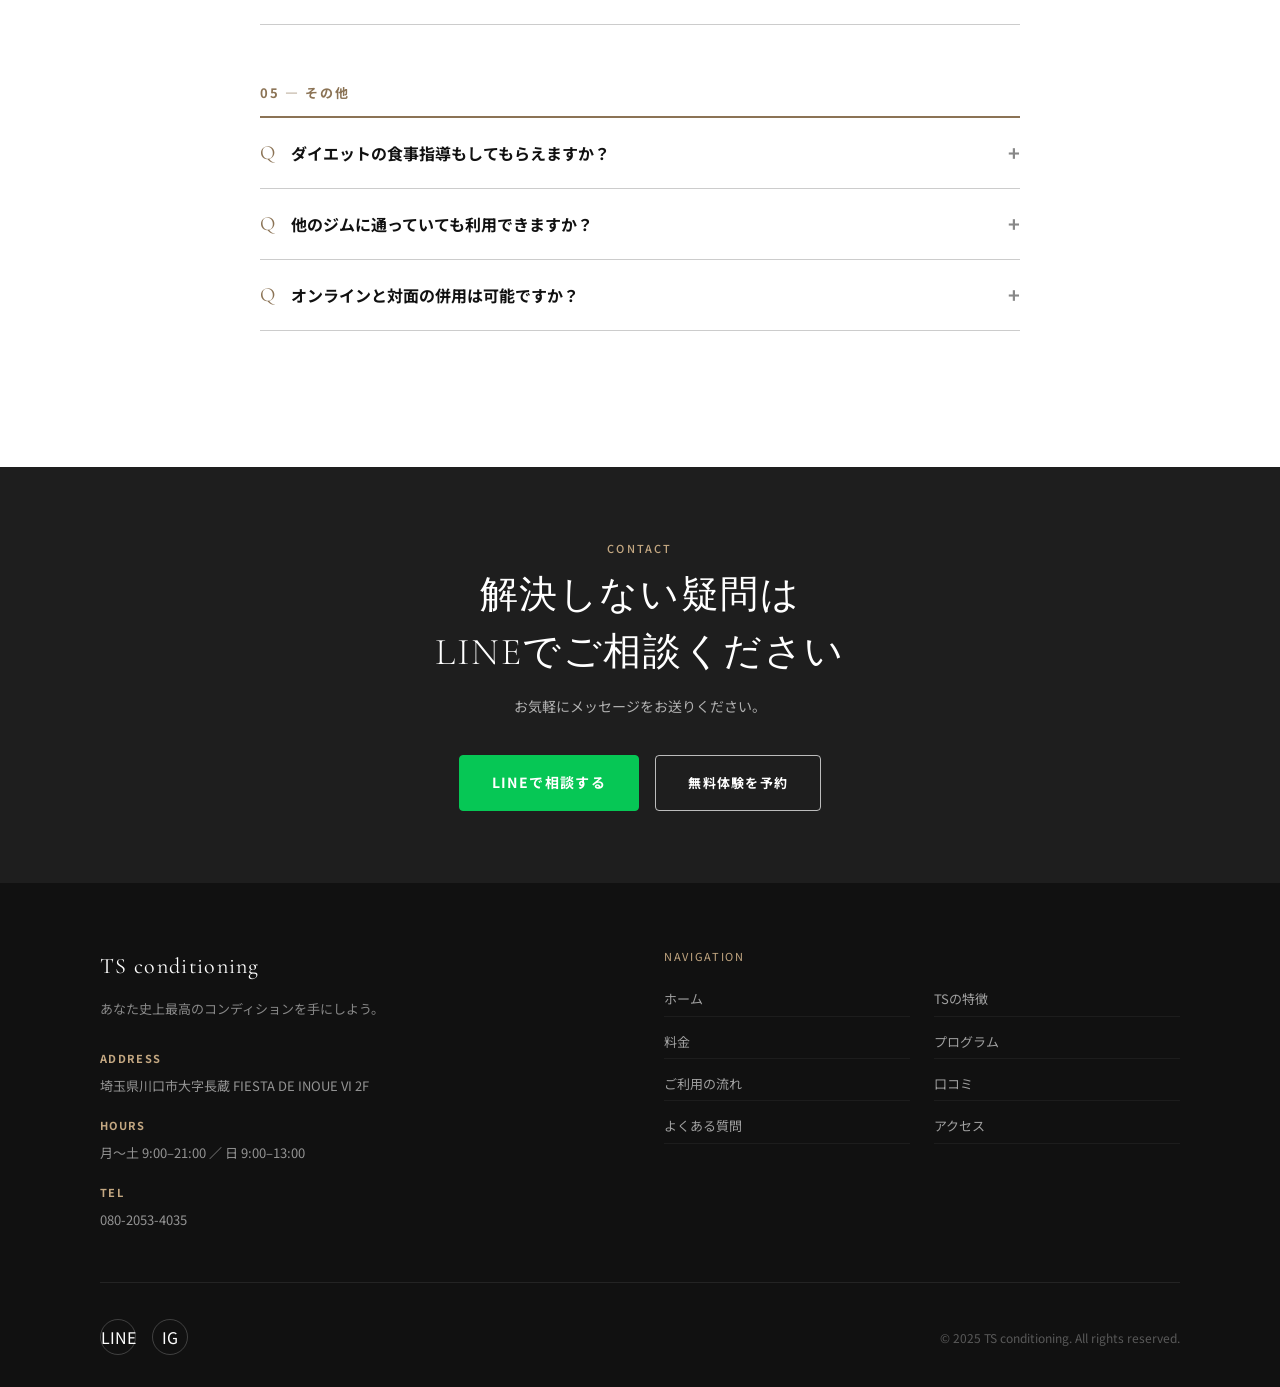
<file: faq.html>
<!DOCTYPE html>
<html lang="ja">
<head>
<meta charset="UTF-8">
<meta name="viewport" content="width=device-width, initial-scale=1">
<title>よくある質問 | TS conditioning</title>
<link rel="stylesheet" href="style.css">
<style>
.faq-category { margin-bottom: 56px; }
.faq-category-title {
  font-size: 13px;
  font-weight: 700;
  letter-spacing: 0.15em;
  text-transform: uppercase;
  color: var(--accent);
  padding-bottom: 12px;
  border-bottom: 2px solid var(--accent);
  margin-bottom: 0;
}
.faq-item {
  border-bottom: 1px solid var(--gray-3);
  overflow: hidden;
}
.faq-q {
  display: flex;
  align-items: center;
  gap: 16px;
  padding: 20px 0;
  cursor: pointer;
  font-size: 16px;
  font-weight: 700;
  line-height: 1.5;
  user-select: none;
  transition: color 0.2s;
}
.faq-q:hover { color: var(--accent); }
.faq-q-label {
  font-family: var(--font-display);
  font-size: 20px;
  font-weight: 400;
  color: var(--accent);
  flex-shrink: 0;
}
.faq-q-icon {
  margin-left: auto;
  flex-shrink: 0;
  font-size: 20px;
  line-height: 1;
  transition: transform 0.3s;
  color: var(--gray-5);
}
.faq-item.open .faq-q-icon { transform: rotate(45deg); color: var(--accent); }
.faq-a {
  max-height: 0;
  overflow: hidden;
  transition: max-height 0.4s ease;
}
.faq-a-inner {
  padding: 0 0 24px 36px;
  font-size: 15px;
  color: var(--gray-8);
  line-height: 1.9;
}
</style>
</head>
<body>
<header id="site-header" data-light="true" class="light-bg">
  <div class="header-inner">
    <a href="index.html" class="logo" style="color:var(--black);">TS conditioning</a>
    <nav class="pc-nav">
      <a href="features.html" class="nav-link" style="color:var(--gray-8);">TSの特徴</a>
      <a href="plan.html" class="nav-link" style="color:var(--gray-8);">料金</a>
      <a href="program.html" class="nav-link" style="color:var(--gray-8);">プログラム</a>
      <a href="flow.html" class="nav-link" style="color:var(--gray-8);">ご利用の流れ</a>
      <a href="reviews.html" class="nav-link" style="color:var(--gray-8);">口コミ</a>
      <a href="faq.html" class="nav-link active" style="color:var(--black);">FAQ</a>
      <a href="access.html" class="nav-link" style="color:var(--gray-8);">アクセス</a>
    </nav>
    <a href="https://lin.ee/qMROsFb" target="_blank" class="header-cta" style="color:var(--black);border-color:var(--black);">無料体験を予約</a>
    <button class="hamburger" id="hamburger" aria-label="メニュー">
      <span style="background:var(--black);"></span><span style="background:var(--black);"></span><span style="background:var(--black);"></span>
    </button>
  </div>
</header>
<div id="mobile-nav">
  <a href="features.html" class="mobile-nav-link">TSの特徴</a>
  <a href="plan.html" class="mobile-nav-link">料金</a>
  <a href="program.html" class="mobile-nav-link">プログラム</a>
  <a href="flow.html" class="mobile-nav-link">ご利用の流れ</a>
  <a href="reviews.html" class="mobile-nav-link">口コミ</a>
  <a href="faq.html" class="mobile-nav-link">FAQ</a>
  <a href="access.html" class="mobile-nav-link">アクセス</a>
</div>

<div class="page-hero">
  <p class="section-label">FAQ</p>
  <h1 class="section-title">よくある質問</h1>
  <div class="divider center"></div>
  <p style="font-size:15px;color:rgba(255,255,255,0.65);max-width:440px;margin:0 auto;line-height:1.9;">
    ご不明な点がございましたら、LINEでもお気軽にご相談ください。
  </p>
</div>

<section>
  <div class="container" style="max-width:760px;">

    <div class="faq-category fade-up">
      <h2 class="faq-category-title">01 — サービスについて</h2>
      <div class="faq-item">
        <div class="faq-q"><span class="faq-q-label">Q</span><span>パーソナルトレーニングとは何ですか？</span><span class="faq-q-icon">+</span></div>
        <div class="faq-a"><div class="faq-a-inner">トレーナーがマンツーマンで指導し、個人の目的に合わせた運動・食事指導を行うサービスです。集団のグループレッスンと異なり、あなただけのプログラムで最大の効果を目指します。</div></div>
      </div>
      <div class="faq-item">
        <div class="faq-q"><span class="faq-q-label">Q</span><span>どんな人が利用できますか？</span><span class="faq-q-icon">+</span></div>
        <div class="faq-a"><div class="faq-a-inner">初心者から上級者、ダイエット・ボディメイク・健康維持・リハビリ目的の方まで、どなたでも利用可能です。お子さまから年配の方まで幅広くサポートしています。</div></div>
      </div>
      <div class="faq-item">
        <div class="faq-q"><span class="faq-q-label">Q</span><span>他のジムとの違いは何ですか？</span><span class="faq-q-icon">+</span></div>
        <div class="faq-a"><div class="faq-a-inner">当ジムは、「痛みのない身体づくり」「ジュニア向け指導」「産後ママ・在宅ワーカーのケア」に特化し、ライフスタイルに合わせたサポートを行います。また60分間完全マンツーマンで、自主トレ時間は一切ありません。</div></div>
      </div>
      <div class="faq-item">
        <div class="faq-q"><span class="faq-q-label">Q</span><span>オンライントレーニングでも効果はありますか？</span><span class="faq-q-icon">+</span></div>
        <div class="faq-a"><div class="faq-a-inner">正しいフォームの指導やトレーニングメニューの最適化により、オンラインでも十分な効果を得られます。カメラ越しでも体の動きを細かく確認し、的確なアドバイスをお伝えします。</div></div>
      </div>
    </div>

    <div class="faq-category fade-up delay-1">
      <h2 class="faq-category-title">02 — 料金・支払いについて</h2>
      <div class="faq-item">
        <div class="faq-q"><span class="faq-q-label">Q</span><span>料金はいくらですか？</span><span class="faq-q-icon">+</span></div>
        <div class="faq-a"><div class="faq-a-inner">パーソナルコンディショニング¥3,000〜、オンライン¥2,000〜、ジュニア¥2,500〜です（いずれも30分〜）。年会費・月会費は一切いただいておりません。詳細は<a href="plan.html" style="color:var(--accent);">料金ページ</a>をご覧ください。</div></div>
      </div>
      <div class="faq-item">
        <div class="faq-q"><span class="faq-q-label">Q</span><span>支払い方法は何がありますか？</span><span class="faq-q-icon">+</span></div>
        <div class="faq-a"><div class="faq-a-inner">現金・クレジットカード・銀行振込・電子マネーに対応しています。詳しくは無料カウンセリングにてご相談ください。</div></div>
      </div>
    </div>

    <div class="faq-category fade-up delay-2">
      <h2 class="faq-category-title">03 — 予約・キャンセルについて</h2>
      <div class="faq-item">
        <div class="faq-q"><span class="faq-q-label">Q</span><span>予約はどのように行いますか？</span><span class="faq-q-icon">+</span></div>
        <div class="faq-a"><div class="faq-a-inner">公式LINEへの友達追加後にメッセージをお送りいただくのが最も簡単です。お電話でもご予約いただけます。</div></div>
      </div>
      <div class="faq-item">
        <div class="faq-q"><span class="faq-q-label">Q</span><span>キャンセルは可能ですか？</span><span class="faq-q-icon">+</span></div>
        <div class="faq-a"><div class="faq-a-inner">可能ですが、キャンセルポリシーに基づき、前日までのキャンセルは無料です。当日のキャンセルは100%のご料金が発生します。</div></div>
      </div>
    </div>

    <div class="faq-category fade-up delay-1">
      <h2 class="faq-category-title">04 — トレーニングについて</h2>
      <div class="faq-item">
        <div class="faq-q"><span class="faq-q-label">Q</span><span>どのくらいの頻度で通うのが理想ですか？</span><span class="faq-q-icon">+</span></div>
        <div class="faq-a"><div class="faq-a-inner">目標やライフスタイルによりますが、週1〜2回を推奨しています。月1回でも継続していただくことが大切です。</div></div>
      </div>
      <div class="faq-item">
        <div class="faq-q"><span class="faq-q-label">Q</span><span>運動が苦手でも大丈夫ですか？</span><span class="faq-q-icon">+</span></div>
        <div class="faq-a"><div class="faq-a-inner">大丈夫です。レベルに合わせた指導を行いますので、初心者の方・長年運動から離れていた方でも安心して取り組めます。</div></div>
      </div>
      <div class="faq-item">
        <div class="faq-q"><span class="faq-q-label">Q</span><span>産後ですがトレーニングできますか？</span><span class="faq-q-icon">+</span></div>
        <div class="faq-a"><div class="faq-a-inner">産後1ヶ月以降であれば可能です。骨盤ケアや体力回復を目的としたメニューをご用意しています。</div></div>
      </div>
      <div class="faq-item">
        <div class="faq-q"><span class="faq-q-label">Q</span><span>トレーニングに必要な持ち物は？</span><span class="faq-q-icon">+</span></div>
        <div class="faq-a"><div class="faq-a-inner">動きやすい服装・タオル・水分補給用のドリンクをご用意ください。シューズは貸し出しも行っております。</div></div>
      </div>
    </div>

    <div class="faq-category fade-up delay-2">
      <h2 class="faq-category-title">05 — その他</h2>
      <div class="faq-item">
        <div class="faq-q"><span class="faq-q-label">Q</span><span>ダイエットの食事指導もしてもらえますか？</span><span class="faq-q-icon">+</span></div>
        <div class="faq-a"><div class="faq-a-inner">はい、食生活のアドバイスやメニュー提案も行います。LINEを通じた継続的な食事サポートもご利用いただけます。</div></div>
      </div>
      <div class="faq-item">
        <div class="faq-q"><span class="faq-q-label">Q</span><span>他のジムに通っていても利用できますか？</span><span class="faq-q-icon">+</span></div>
        <div class="faq-a"><div class="faq-a-inner">もちろん可能です。補助的なトレーニングとして活用することもできます。</div></div>
      </div>
      <div class="faq-item">
        <div class="faq-q"><span class="faq-q-label">Q</span><span>オンラインと対面の併用は可能ですか？</span><span class="faq-q-icon">+</span></div>
        <div class="faq-a"><div class="faq-a-inner">はい、オンラインと対面の組み合わせプランもご用意しています。ライフスタイルに合わせて柔軟にご利用いただけます。</div></div>
      </div>
    </div>

  </div>
</section>

<div class="cta-band">
  <p class="section-label">CONTACT</p>
  <h2 class="cta-band-title">解決しない疑問は<br>LINEでご相談ください</h2>
  <p class="cta-band-sub">お気軽にメッセージをお送りください。</p>
  <div class="cta-band-btns">
    <a href="https://lin.ee/qMROsFb" target="_blank" class="btn btn-line"><span>LINEで相談する</span></a>
    <a href="https://lin.ee/qMROsFb" target="_blank" class="btn btn-outline-white"><span>無料体験を予約</span></a>
  </div>
</div>

<footer id="site-footer">
  <div class="footer-inner">
    <div class="footer-top">
      <div>
        <p class="footer-logo">TS conditioning</p>
        <p class="footer-tagline">あなた史上最高のコンディションを手にしよう。</p>
        <div class="footer-info">
          <strong>ADDRESS</strong>埼玉県川口市大字長蔵 FIESTA DE INOUE VI 2F
          <strong>HOURS</strong>月〜土 9:00–21:00 ／ 日 9:00–13:00
          <strong>TEL</strong>080-2053-4035
        </div>
      </div>
      <div>
        <p style="font-size:11px;letter-spacing:.15em;color:var(--accent-l);margin-bottom:16px;">NAVIGATION</p>
        <div class="footer-nav-grid">
          <a href="index.html">ホーム</a><a href="features.html">TSの特徴</a>
          <a href="plan.html">料金</a><a href="program.html">プログラム</a>
          <a href="flow.html">ご利用の流れ</a><a href="reviews.html">口コミ</a>
          <a href="faq.html">よくある質問</a><a href="access.html">アクセス</a>
        </div>
      </div>
    </div>
    <div class="footer-bottom">
      <div class="footer-sns">
        <a href="https://lin.ee/qMROsFb" target="_blank" aria-label="LINE">LINE</a>
        <a href="https://www.instagram.com/ts.conditioning/" target="_blank" aria-label="Instagram">IG</a>
      </div>
      <p class="footer-copy">© 2025 TS conditioning. All rights reserved.</p>
    </div>
  </div>
</footer>
<div class="float-cta">
  <a href="https://lin.ee/qMROsFb" target="_blank" class="float-btn line">📲 LINE予約</a>
  <a href="tel:08020534035" class="float-btn tel">📞 電話する</a>
</div>
<script src="nav.js"></script>
</body>
</html>
</file>
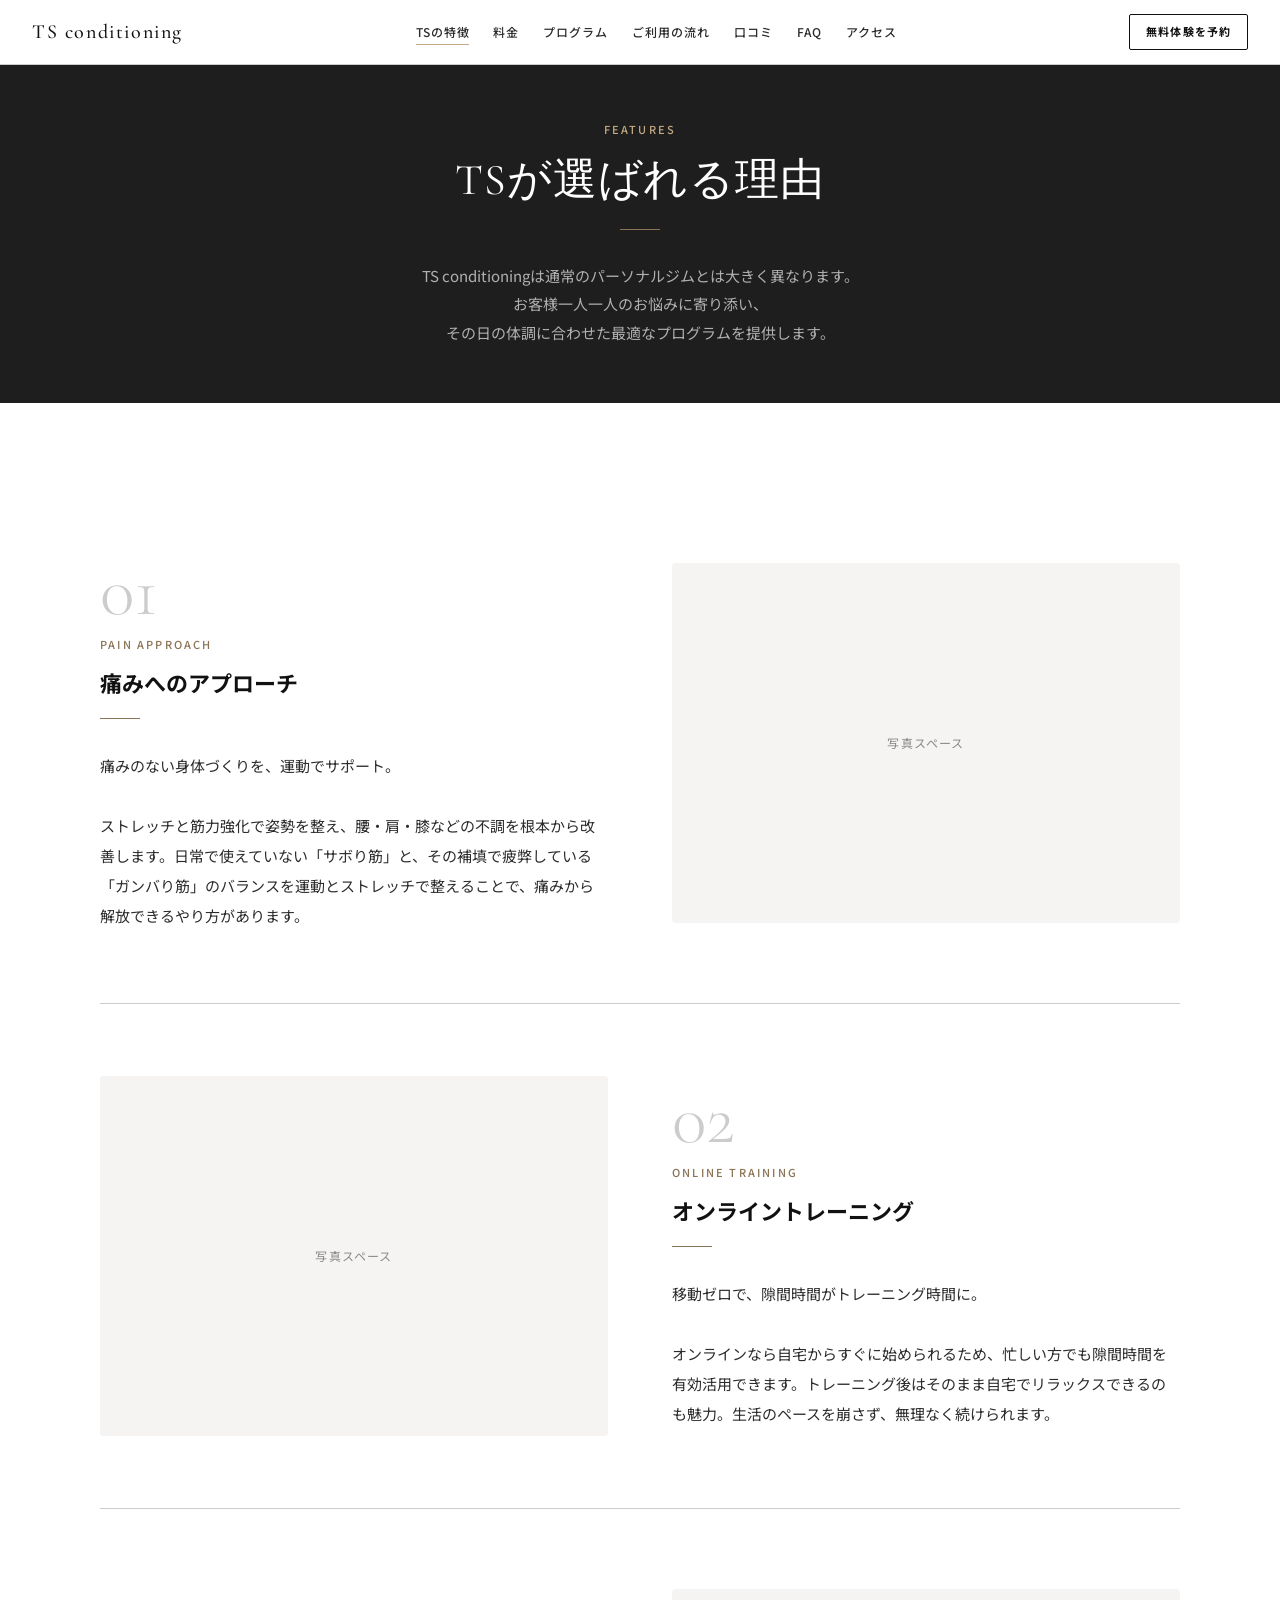
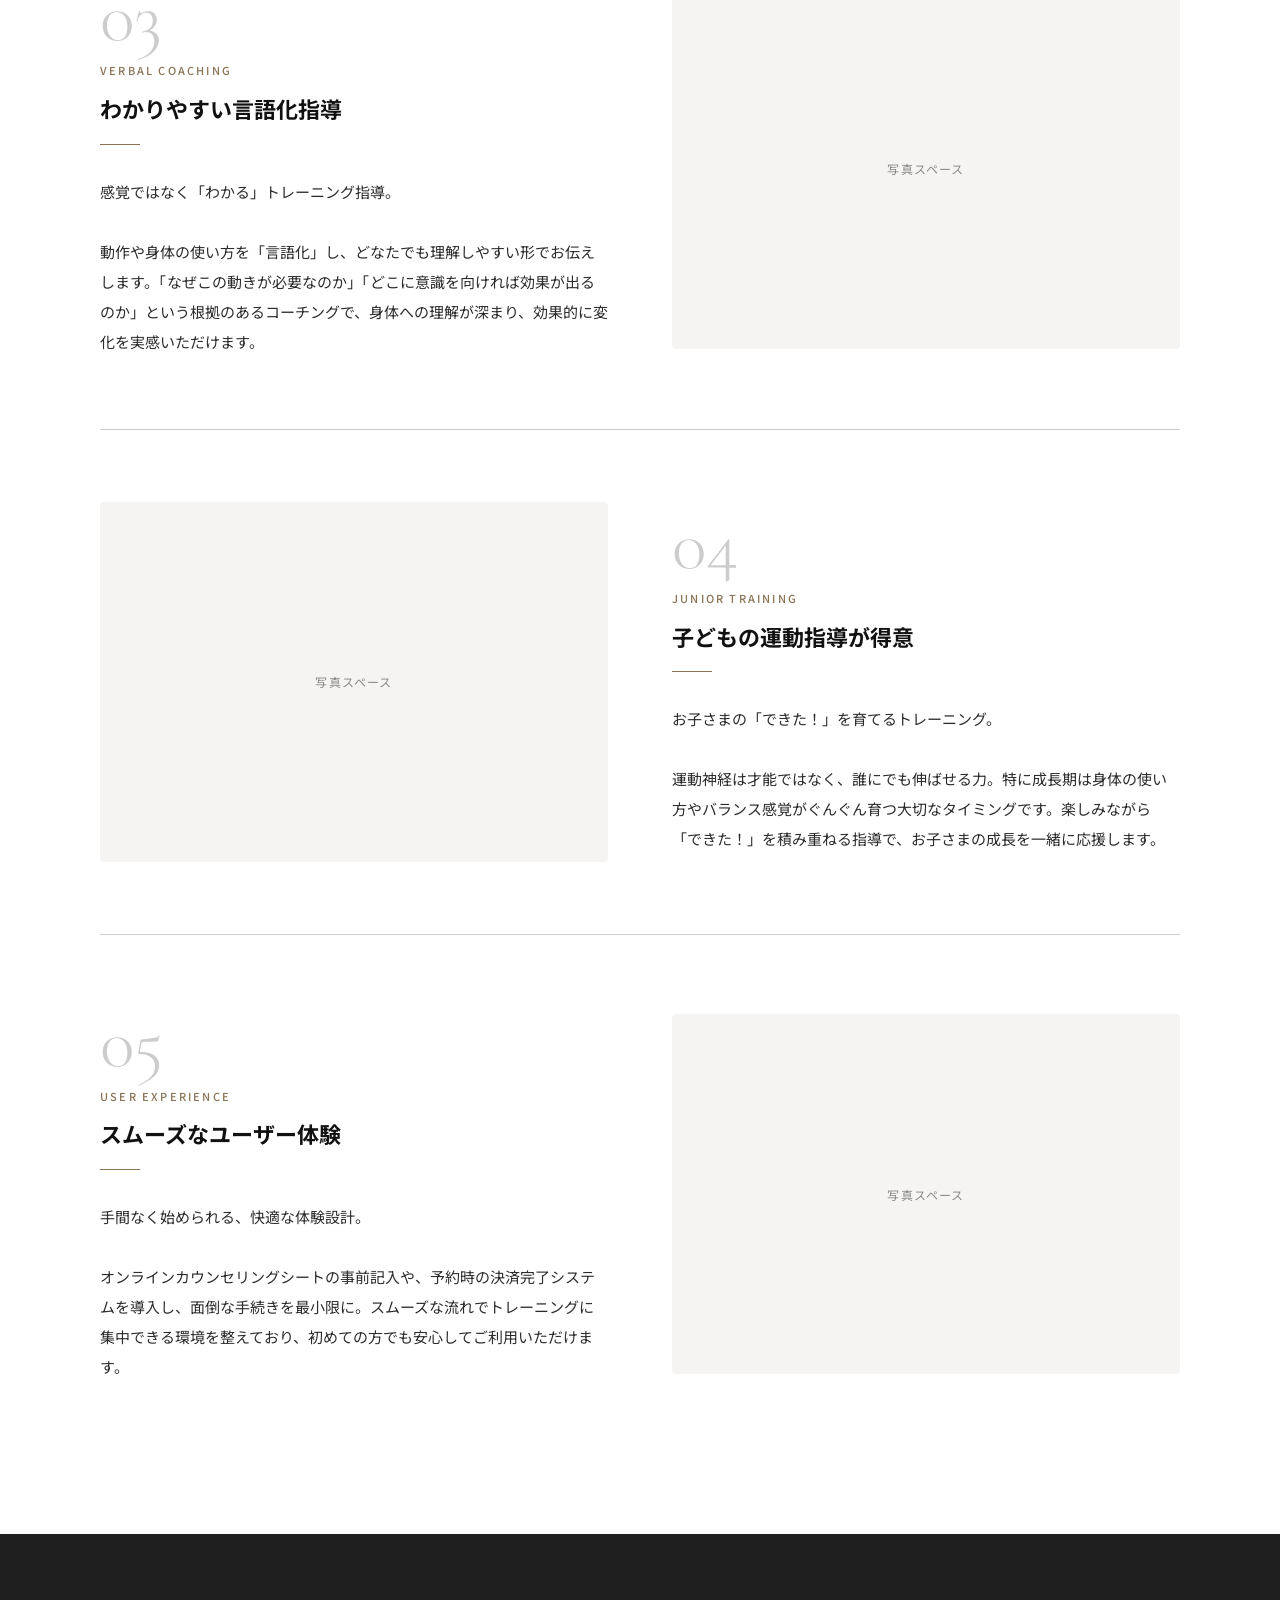
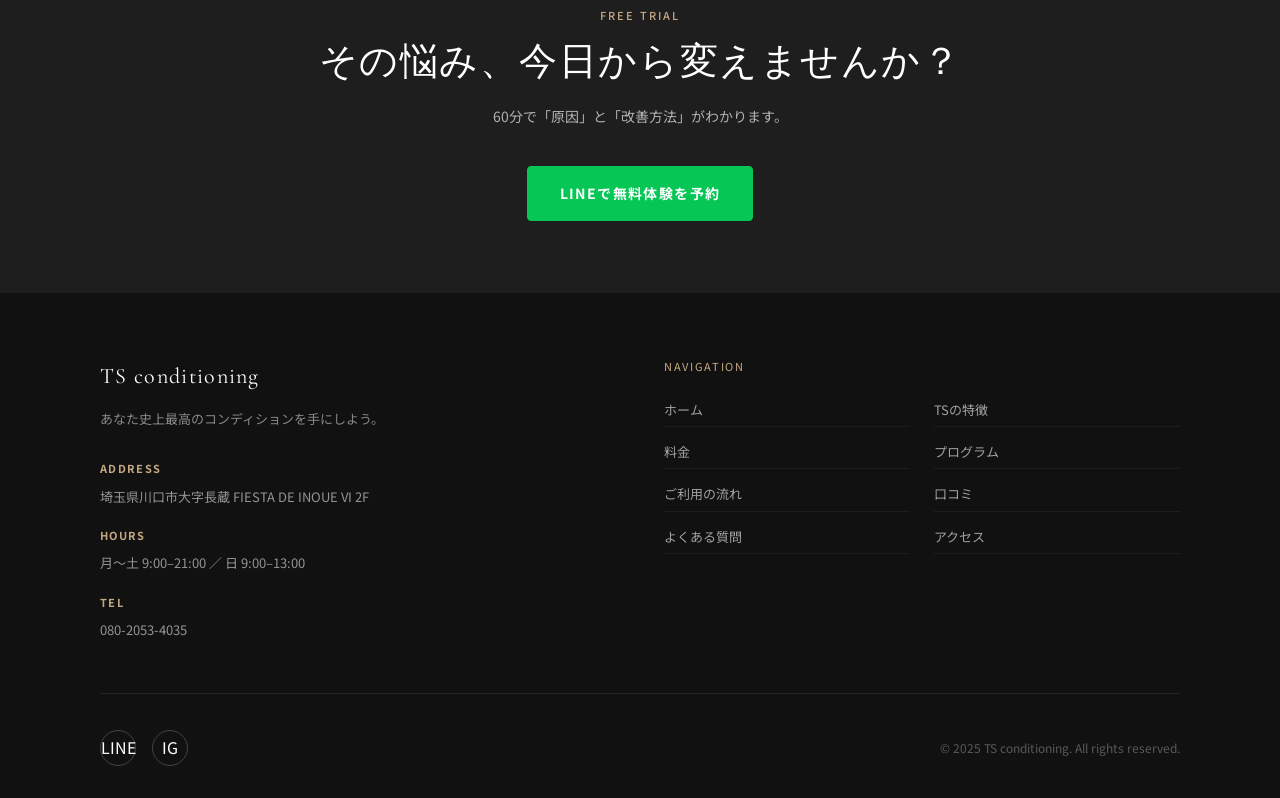
<file: features.html>
<!DOCTYPE html>
<html lang="ja">
<head>
<meta charset="UTF-8">
<meta name="viewport" content="width=device-width, initial-scale=1">
<title>TSの特徴 | TS conditioning</title>
<link rel="stylesheet" href="style.css">
<style>
.feature-block {
  display: grid;
  grid-template-columns: 1fr 1fr;
  gap: 64px;
  align-items: center;
  padding: 72px 0;
  border-bottom: 1px solid var(--gray-3);
}
.feature-block:last-child { border-bottom: none; }
.feature-block.reverse .feature-text { order: 2; }
.feature-block.reverse .feature-img  { order: 1; }
.feature-img {
  background: var(--gray-1);
  border-radius: var(--radius);
  height: 360px;
  display: flex;
  align-items: center;
  justify-content: center;
  font-size: 12px;
  color: var(--gray-5);
  letter-spacing: 0.1em;
}
.feature-num {
  font-family: var(--font-display);
  font-size: 72px;
  font-weight: 300;
  color: var(--gray-3);
  line-height: 1;
  margin-bottom: 8px;
}
.feature-title {
  font-size: 22px;
  font-weight: 700;
  line-height: 1.4;
  margin-bottom: 20px;
}
.feature-body {
  font-size: 15px;
  color: var(--gray-8);
  line-height: 2;
}
@media (max-width: 768px) {
  .feature-block { grid-template-columns: 1fr; gap: 32px; }
  .feature-block.reverse .feature-text { order: 1; }
  .feature-block.reverse .feature-img  { order: 2; }
  .feature-img { height: 240px; }
}
</style>
</head>
<body>
<header id="site-header" data-light="true" class="light-bg">
  <div class="header-inner">
    <a href="index.html" class="logo" style="color:var(--black);">TS conditioning</a>
    <nav class="pc-nav">
      <a href="features.html" class="nav-link" style="color:var(--gray-8);">TSの特徴</a>
      <a href="plan.html" class="nav-link" style="color:var(--gray-8);">料金</a>
      <a href="program.html" class="nav-link" style="color:var(--gray-8);">プログラム</a>
      <a href="flow.html" class="nav-link" style="color:var(--gray-8);">ご利用の流れ</a>
      <a href="reviews.html" class="nav-link" style="color:var(--gray-8);">口コミ</a>
      <a href="faq.html" class="nav-link" style="color:var(--gray-8);">FAQ</a>
      <a href="access.html" class="nav-link" style="color:var(--gray-8);">アクセス</a>
    </nav>
    <a href="https://lin.ee/qMROsFb" target="_blank" class="header-cta" style="color:var(--black);border-color:var(--black);">無料体験を予約</a>
    <button class="hamburger" id="hamburger" aria-label="メニュー">
      <span style="background:var(--black);"></span>
      <span style="background:var(--black);"></span>
      <span style="background:var(--black);"></span>
    </button>
  </div>
</header>
<div id="mobile-nav">
  <a href="features.html" class="mobile-nav-link">TSの特徴</a>
  <a href="plan.html" class="mobile-nav-link">料金</a>
  <a href="program.html" class="mobile-nav-link">プログラム</a>
  <a href="flow.html" class="mobile-nav-link">ご利用の流れ</a>
  <a href="reviews.html" class="mobile-nav-link">口コミ</a>
  <a href="faq.html" class="mobile-nav-link">FAQ</a>
  <a href="access.html" class="mobile-nav-link">アクセス</a>
</div>

<div class="page-hero">
  <p class="section-label">FEATURES</p>
  <h1 class="section-title">TSが選ばれる理由</h1>
  <div class="divider center"></div>
  <p style="font-size:15px; color:rgba(255,255,255,0.65); max-width:480px; margin:0 auto; line-height:1.9;">
    TS conditioningは通常のパーソナルジムとは大きく異なります。<br>
    お客様一人一人のお悩みに寄り添い、<br>
    その日の体調に合わせた最適なプログラムを提供します。
  </p>
</div>

<section>
  <div class="container">
    <div class="feature-block">
      <div class="feature-text fade-up">
        <div class="feature-num">01</div>
        <p class="section-label">PAIN APPROACH</p>
        <h2 class="feature-title">痛みへのアプローチ</h2>
        <div class="divider"></div>
        <p class="feature-body">
          痛みのない身体づくりを、運動でサポート。<br><br>
          ストレッチと筋力強化で姿勢を整え、腰・肩・膝などの不調を根本から改善します。日常で使えていない「サボり筋」と、その補填で疲弊している「ガンバり筋」のバランスを運動とストレッチで整えることで、痛みから解放できるやり方があります。
        </p>
      </div>
      <div class="feature-img fade-up delay-2">写真スペース</div>
    </div>

    <div class="feature-block reverse">
      <div class="feature-text fade-up">
        <div class="feature-num">02</div>
        <p class="section-label">ONLINE TRAINING</p>
        <h2 class="feature-title">オンライントレーニング</h2>
        <div class="divider"></div>
        <p class="feature-body">
          移動ゼロで、隙間時間がトレーニング時間に。<br><br>
          オンラインなら自宅からすぐに始められるため、忙しい方でも隙間時間を有効活用できます。トレーニング後はそのまま自宅でリラックスできるのも魅力。生活のペースを崩さず、無理なく続けられます。
        </p>
      </div>
      <div class="feature-img fade-up delay-2">写真スペース</div>
    </div>

    <div class="feature-block">
      <div class="feature-text fade-up">
        <div class="feature-num">03</div>
        <p class="section-label">VERBAL COACHING</p>
        <h2 class="feature-title">わかりやすい言語化指導</h2>
        <div class="divider"></div>
        <p class="feature-body">
          感覚ではなく「わかる」トレーニング指導。<br><br>
          動作や身体の使い方を「言語化」し、どなたでも理解しやすい形でお伝えします。「なぜこの動きが必要なのか」「どこに意識を向ければ効果が出るのか」という根拠のあるコーチングで、身体への理解が深まり、効果的に変化を実感いただけます。
        </p>
      </div>
      <div class="feature-img fade-up delay-2">写真スペース</div>
    </div>

    <div class="feature-block reverse">
      <div class="feature-text fade-up">
        <div class="feature-num">04</div>
        <p class="section-label">JUNIOR TRAINING</p>
        <h2 class="feature-title">子どもの運動指導が得意</h2>
        <div class="divider"></div>
        <p class="feature-body">
          お子さまの「できた！」を育てるトレーニング。<br><br>
          運動神経は才能ではなく、誰にでも伸ばせる力。特に成長期は身体の使い方やバランス感覚がぐんぐん育つ大切なタイミングです。楽しみながら「できた！」を積み重ねる指導で、お子さまの成長を一緒に応援します。
        </p>
      </div>
      <div class="feature-img fade-up delay-2">写真スペース</div>
    </div>

    <div class="feature-block">
      <div class="feature-text fade-up">
        <div class="feature-num">05</div>
        <p class="section-label">USER EXPERIENCE</p>
        <h2 class="feature-title">スムーズなユーザー体験</h2>
        <div class="divider"></div>
        <p class="feature-body">
          手間なく始められる、快適な体験設計。<br><br>
          オンラインカウンセリングシートの事前記入や、予約時の決済完了システムを導入し、面倒な手続きを最小限に。スムーズな流れでトレーニングに集中できる環境を整えており、初めての方でも安心してご利用いただけます。
        </p>
      </div>
      <div class="feature-img fade-up delay-2">写真スペース</div>
    </div>
  </div>
</section>

<div class="cta-band">
  <p class="section-label">FREE TRIAL</p>
  <h2 class="cta-band-title">その悩み、今日から変えませんか？</h2>
  <p class="cta-band-sub">60分で「原因」と「改善方法」がわかります。</p>
  <div class="cta-band-btns">
    <a href="https://lin.ee/qMROsFb" target="_blank" class="btn btn-line"><span>LINEで無料体験を予約</span></a>
  </div>
</div>

<footer id="site-footer">
  <div class="footer-inner">
    <div class="footer-top">
      <div>
        <p class="footer-logo">TS conditioning</p>
        <p class="footer-tagline">あなた史上最高のコンディションを手にしよう。</p>
        <div class="footer-info">
          <strong>ADDRESS</strong>埼玉県川口市大字長蔵 FIESTA DE INOUE VI 2F
          <strong>HOURS</strong>月〜土 9:00–21:00 ／ 日 9:00–13:00
          <strong>TEL</strong>080-2053-4035
        </div>
      </div>
      <div>
        <p style="font-size:11px;letter-spacing:.15em;color:var(--accent-l);margin-bottom:16px;">NAVIGATION</p>
        <div class="footer-nav-grid">
          <a href="index.html">ホーム</a><a href="features.html">TSの特徴</a>
          <a href="plan.html">料金</a><a href="program.html">プログラム</a>
          <a href="flow.html">ご利用の流れ</a><a href="reviews.html">口コミ</a>
          <a href="faq.html">よくある質問</a><a href="access.html">アクセス</a>
        </div>
      </div>
    </div>
    <div class="footer-bottom">
      <div class="footer-sns">
        <a href="https://lin.ee/qMROsFb" target="_blank" aria-label="LINE">LINE</a>
        <a href="https://www.instagram.com/ts.conditioning/" target="_blank" aria-label="Instagram">IG</a>
      </div>
      <p class="footer-copy">© 2025 TS conditioning. All rights reserved.</p>
    </div>
  </div>
</footer>
<div class="float-cta">
  <a href="https://lin.ee/qMROsFb" target="_blank" class="float-btn line">📲 LINE予約</a>
  <a href="tel:08020534035" class="float-btn tel">📞 電話する</a>
</div>
<script src="nav.js"></script>
</body>
</html>
</file>
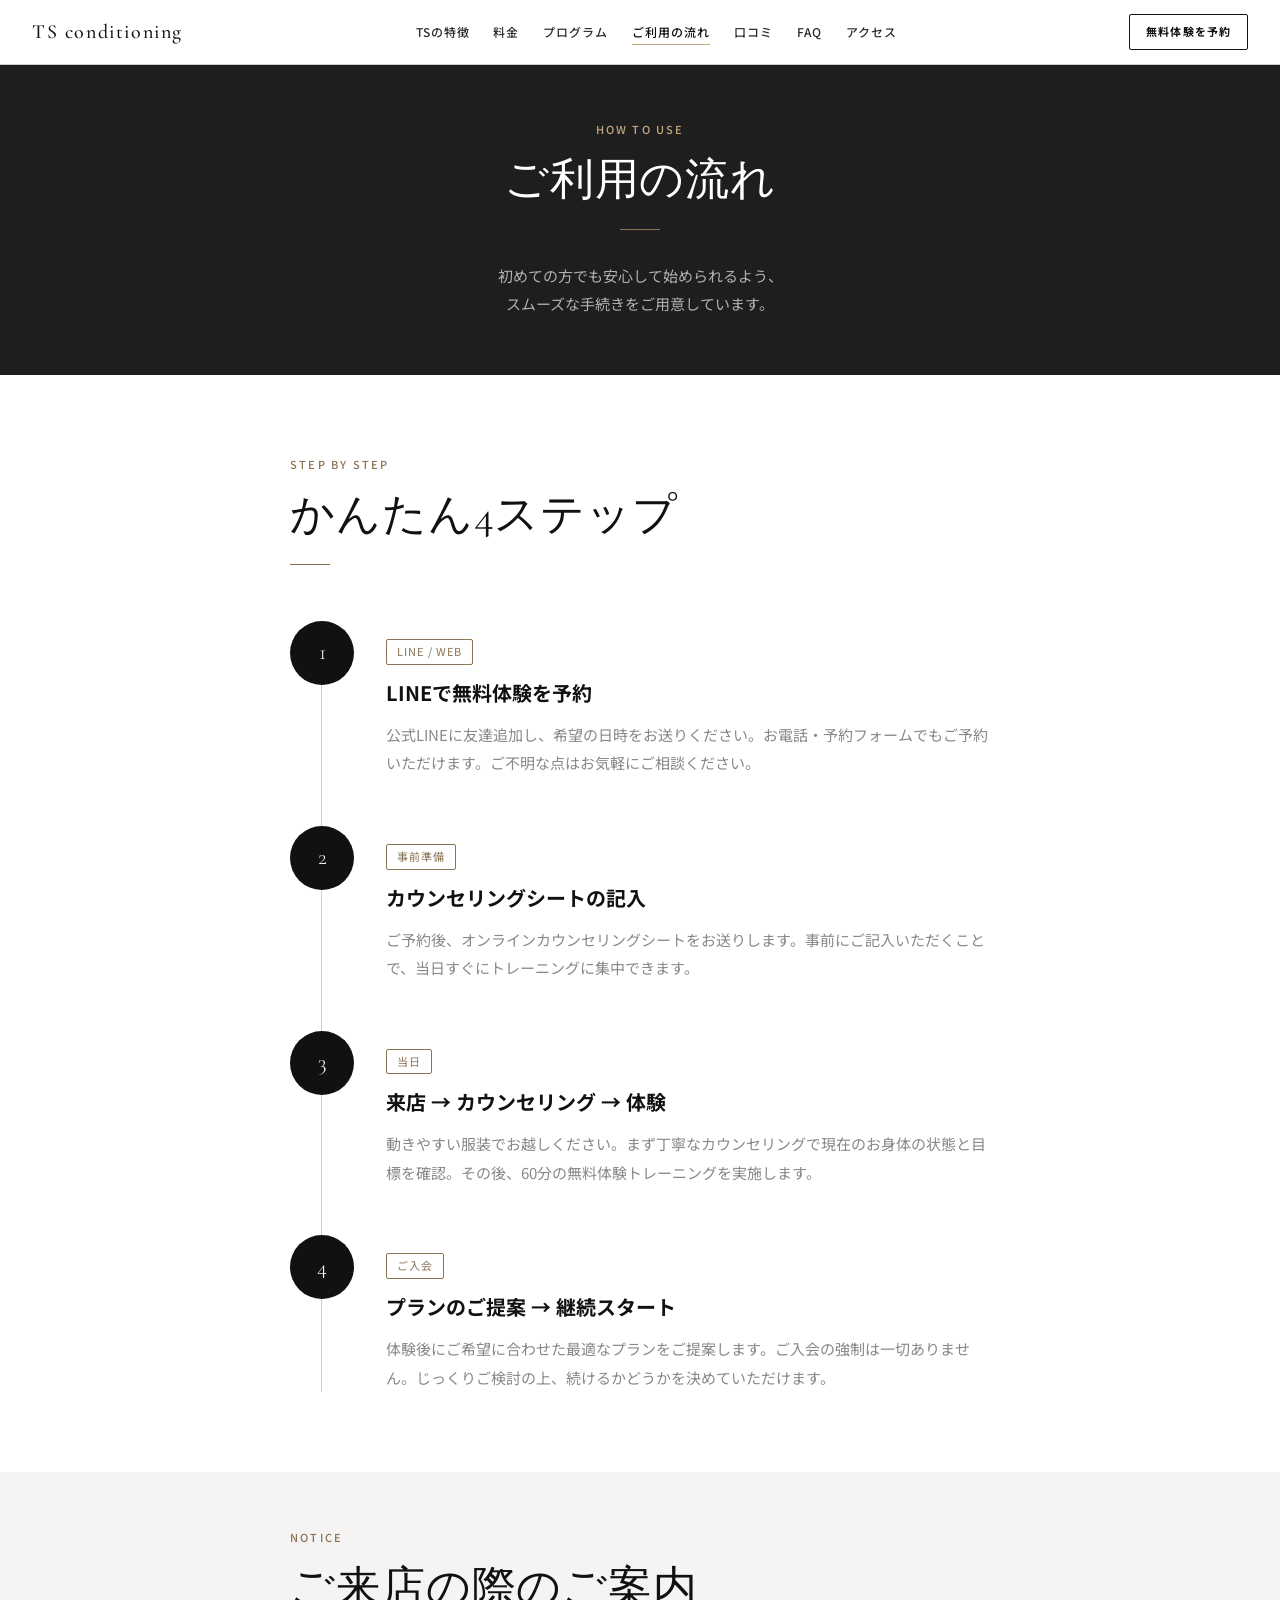
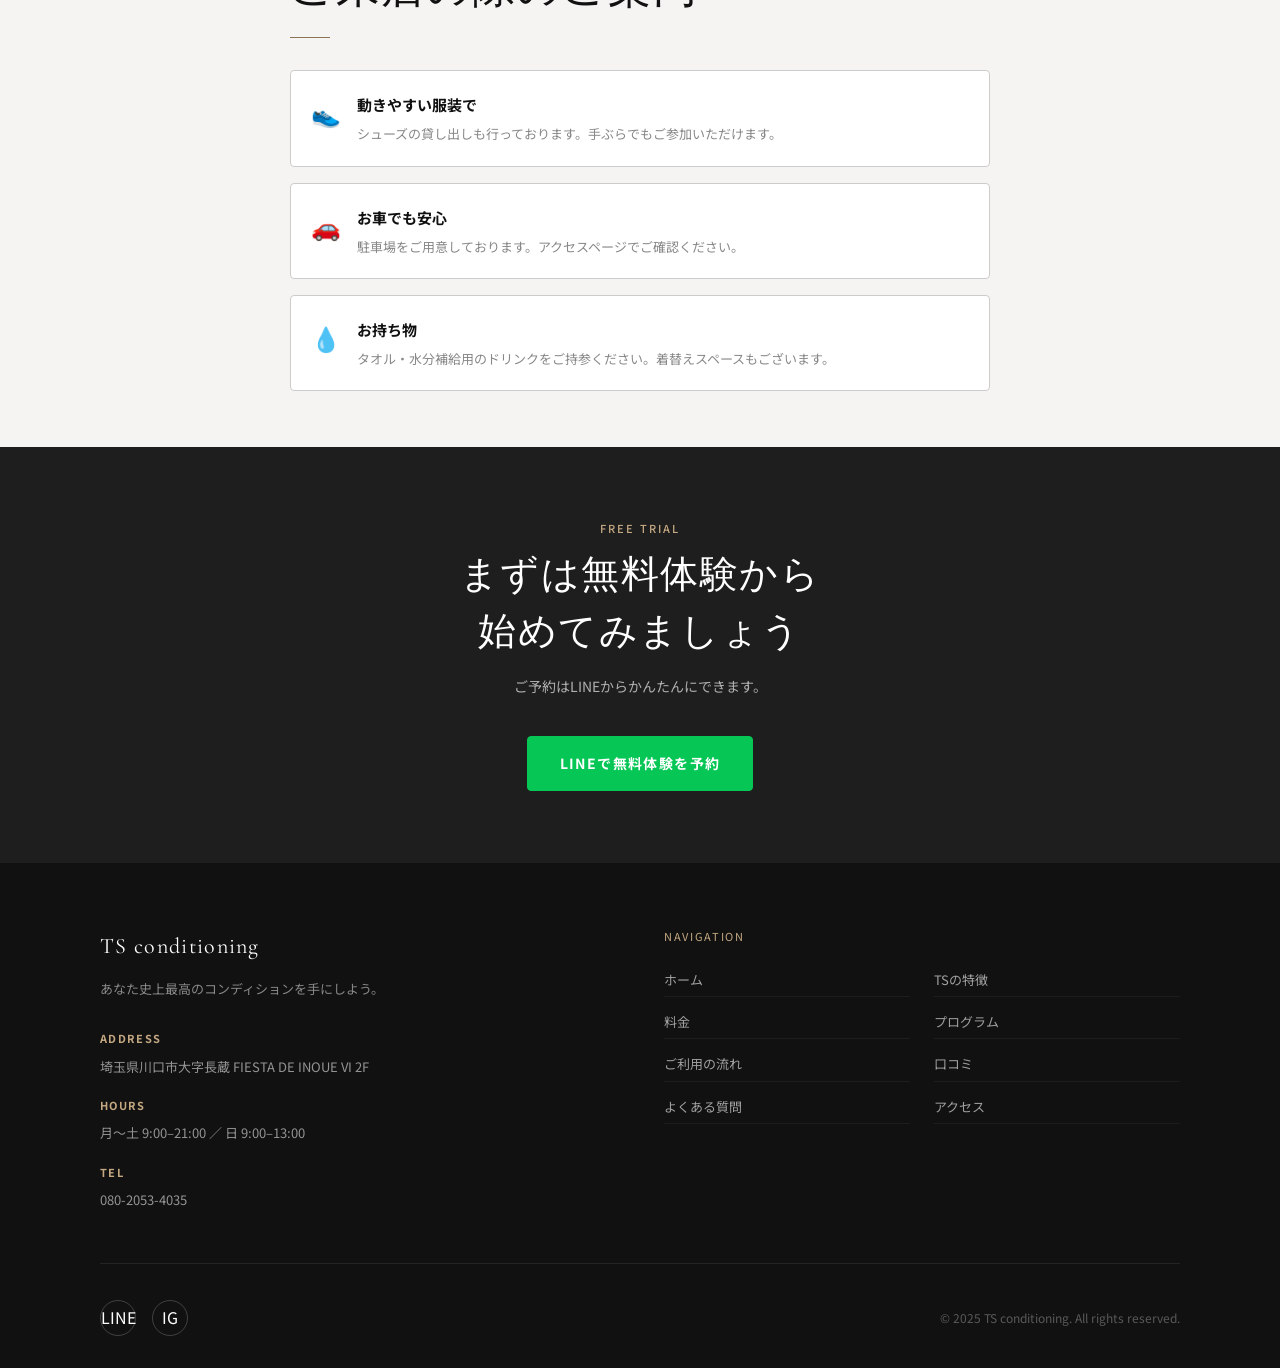
<file: flow.html>
<!DOCTYPE html>
<html lang="ja">
<head>
<meta charset="UTF-8">
<meta name="viewport" content="width=device-width, initial-scale=1">
<title>ご利用の流れ | TS conditioning</title>
<link rel="stylesheet" href="style.css">
<style>
.flow-steps { margin-top: 56px; position: relative; }
.flow-steps::before {
  content: '';
  position: absolute;
  left: 31px;
  top: 0; bottom: 0;
  width: 1px;
  background: var(--gray-3);
}
.flow-step {
  display: flex;
  gap: 32px;
  padding-bottom: 48px;
  position: relative;
}
.flow-step:last-child { padding-bottom: 0; }
.flow-step-num {
  width: 64px;
  height: 64px;
  border-radius: 50%;
  background: var(--black);
  color: var(--white);
  display: flex;
  align-items: center;
  justify-content: center;
  font-family: var(--font-display);
  font-size: 22px;
  font-weight: 300;
  flex-shrink: 0;
  position: relative;
  z-index: 1;
}
.flow-step-body { padding-top: 14px; }
.flow-step-body h3 { font-size: 20px; font-weight: 700; margin-bottom: 10px; }
.flow-step-body p { font-size: 15px; color: var(--gray-5); line-height: 1.9; }
.flow-step-tag {
  display: inline-block;
  font-size: 11px;
  letter-spacing: 0.1em;
  color: var(--accent);
  border: 1px solid var(--accent);
  padding: 2px 10px;
  border-radius: 2px;
  margin-bottom: 10px;
}
</style>
</head>
<body>
<header id="site-header" data-light="true" class="light-bg">
  <div class="header-inner">
    <a href="index.html" class="logo" style="color:var(--black);">TS conditioning</a>
    <nav class="pc-nav">
      <a href="features.html" class="nav-link" style="color:var(--gray-8);">TSの特徴</a>
      <a href="plan.html" class="nav-link" style="color:var(--gray-8);">料金</a>
      <a href="program.html" class="nav-link" style="color:var(--gray-8);">プログラム</a>
      <a href="flow.html" class="nav-link active" style="color:var(--black);">ご利用の流れ</a>
      <a href="reviews.html" class="nav-link" style="color:var(--gray-8);">口コミ</a>
      <a href="faq.html" class="nav-link" style="color:var(--gray-8);">FAQ</a>
      <a href="access.html" class="nav-link" style="color:var(--gray-8);">アクセス</a>
    </nav>
    <a href="https://lin.ee/qMROsFb" target="_blank" class="header-cta" style="color:var(--black);border-color:var(--black);">無料体験を予約</a>
    <button class="hamburger" id="hamburger" aria-label="メニュー">
      <span style="background:var(--black);"></span><span style="background:var(--black);"></span><span style="background:var(--black);"></span>
    </button>
  </div>
</header>
<div id="mobile-nav">
  <a href="features.html" class="mobile-nav-link">TSの特徴</a>
  <a href="plan.html" class="mobile-nav-link">料金</a>
  <a href="program.html" class="mobile-nav-link">プログラム</a>
  <a href="flow.html" class="mobile-nav-link">ご利用の流れ</a>
  <a href="reviews.html" class="mobile-nav-link">口コミ</a>
  <a href="faq.html" class="mobile-nav-link">FAQ</a>
  <a href="access.html" class="mobile-nav-link">アクセス</a>
</div>

<div class="page-hero">
  <p class="section-label">HOW TO USE</p>
  <h1 class="section-title">ご利用の流れ</h1>
  <div class="divider center"></div>
  <p style="font-size:15px;color:rgba(255,255,255,0.65);max-width:440px;margin:0 auto;line-height:1.9;">
    初めての方でも安心して始められるよう、<br>
    スムーズな手続きをご用意しています。
  </p>
</div>

<section>
  <div class="container" style="max-width:700px;">
    <p class="section-label fade-up">STEP BY STEP</p>
    <h2 class="section-title fade-up delay-1">かんたん4ステップ</h2>
    <div class="divider fade-up delay-2"></div>

    <div class="flow-steps">
      <div class="flow-step fade-up">
        <div class="flow-step-num">1</div>
        <div class="flow-step-body">
          <span class="flow-step-tag">LINE / WEB</span>
          <h3>LINEで無料体験を予約</h3>
          <p>公式LINEに友達追加し、希望の日時をお送りください。お電話・予約フォームでもご予約いただけます。ご不明な点はお気軽にご相談ください。</p>
        </div>
      </div>
      <div class="flow-step fade-up delay-1">
        <div class="flow-step-num">2</div>
        <div class="flow-step-body">
          <span class="flow-step-tag">事前準備</span>
          <h3>カウンセリングシートの記入</h3>
          <p>ご予約後、オンラインカウンセリングシートをお送りします。事前にご記入いただくことで、当日すぐにトレーニングに集中できます。</p>
        </div>
      </div>
      <div class="flow-step fade-up delay-2">
        <div class="flow-step-num">3</div>
        <div class="flow-step-body">
          <span class="flow-step-tag">当日</span>
          <h3>来店 → カウンセリング → 体験</h3>
          <p>動きやすい服装でお越しください。まず丁寧なカウンセリングで現在のお身体の状態と目標を確認。その後、60分の無料体験トレーニングを実施します。</p>
        </div>
      </div>
      <div class="flow-step fade-up delay-3">
        <div class="flow-step-num">4</div>
        <div class="flow-step-body">
          <span class="flow-step-tag">ご入会</span>
          <h3>プランのご提案 → 継続スタート</h3>
          <p>体験後にご希望に合わせた最適なプランをご提案します。ご入会の強制は一切ありません。じっくりご検討の上、続けるかどうかを決めていただけます。</p>
        </div>
      </div>
    </div>
  </div>
</section>

<section class="sm" style="background:var(--gray-1);">
  <div class="container" style="max-width:700px;">
    <p class="section-label fade-up">NOTICE</p>
    <h2 class="section-title fade-up delay-1">ご来店の際のご案内</h2>
    <div class="divider fade-up delay-2"></div>
    <div style="display:grid;gap:16px;margin-top:8px;">
      <div class="fade-up delay-1" style="display:flex;gap:16px;align-items:flex-start;padding:20px;background:var(--white);border-radius:var(--radius);border:1px solid var(--gray-3);">
        <span style="font-size:24px;flex-shrink:0;">👟</span>
        <div>
          <h4 style="font-size:15px;font-weight:700;margin-bottom:4px;">動きやすい服装で</h4>
          <p style="font-size:13px;color:var(--gray-5);">シューズの貸し出しも行っております。手ぶらでもご参加いただけます。</p>
        </div>
      </div>
      <div class="fade-up delay-2" style="display:flex;gap:16px;align-items:flex-start;padding:20px;background:var(--white);border-radius:var(--radius);border:1px solid var(--gray-3);">
        <span style="font-size:24px;flex-shrink:0;">🚗</span>
        <div>
          <h4 style="font-size:15px;font-weight:700;margin-bottom:4px;">お車でも安心</h4>
          <p style="font-size:13px;color:var(--gray-5);">駐車場をご用意しております。アクセスページでご確認ください。</p>
        </div>
      </div>
      <div class="fade-up delay-3" style="display:flex;gap:16px;align-items:flex-start;padding:20px;background:var(--white);border-radius:var(--radius);border:1px solid var(--gray-3);">
        <span style="font-size:24px;flex-shrink:0;">💧</span>
        <div>
          <h4 style="font-size:15px;font-weight:700;margin-bottom:4px;">お持ち物</h4>
          <p style="font-size:13px;color:var(--gray-5);">タオル・水分補給用のドリンクをご持参ください。着替えスペースもございます。</p>
        </div>
      </div>
    </div>
  </div>
</section>

<div class="cta-band">
  <p class="section-label">FREE TRIAL</p>
  <h2 class="cta-band-title">まずは無料体験から<br>始めてみましょう</h2>
  <p class="cta-band-sub">ご予約はLINEからかんたんにできます。</p>
  <div class="cta-band-btns">
    <a href="https://lin.ee/qMROsFb" target="_blank" class="btn btn-line"><span>LINEで無料体験を予約</span></a>
  </div>
</div>

<footer id="site-footer">
  <div class="footer-inner">
    <div class="footer-top">
      <div>
        <p class="footer-logo">TS conditioning</p>
        <p class="footer-tagline">あなた史上最高のコンディションを手にしよう。</p>
        <div class="footer-info">
          <strong>ADDRESS</strong>埼玉県川口市大字長蔵 FIESTA DE INOUE VI 2F
          <strong>HOURS</strong>月〜土 9:00–21:00 ／ 日 9:00–13:00
          <strong>TEL</strong>080-2053-4035
        </div>
      </div>
      <div>
        <p style="font-size:11px;letter-spacing:.15em;color:var(--accent-l);margin-bottom:16px;">NAVIGATION</p>
        <div class="footer-nav-grid">
          <a href="index.html">ホーム</a><a href="features.html">TSの特徴</a>
          <a href="plan.html">料金</a><a href="program.html">プログラム</a>
          <a href="flow.html">ご利用の流れ</a><a href="reviews.html">口コミ</a>
          <a href="faq.html">よくある質問</a><a href="access.html">アクセス</a>
        </div>
      </div>
    </div>
    <div class="footer-bottom">
      <div class="footer-sns">
        <a href="https://lin.ee/qMROsFb" target="_blank" aria-label="LINE">LINE</a>
        <a href="https://www.instagram.com/ts.conditioning/" target="_blank" aria-label="Instagram">IG</a>
      </div>
      <p class="footer-copy">© 2025 TS conditioning. All rights reserved.</p>
    </div>
  </div>
</footer>
<div class="float-cta">
  <a href="https://lin.ee/qMROsFb" target="_blank" class="float-btn line">📲 LINE予約</a>
  <a href="tel:08020534035" class="float-btn tel">📞 電話する</a>
</div>
<script src="nav.js"></script>
</body>
</html>
</file>
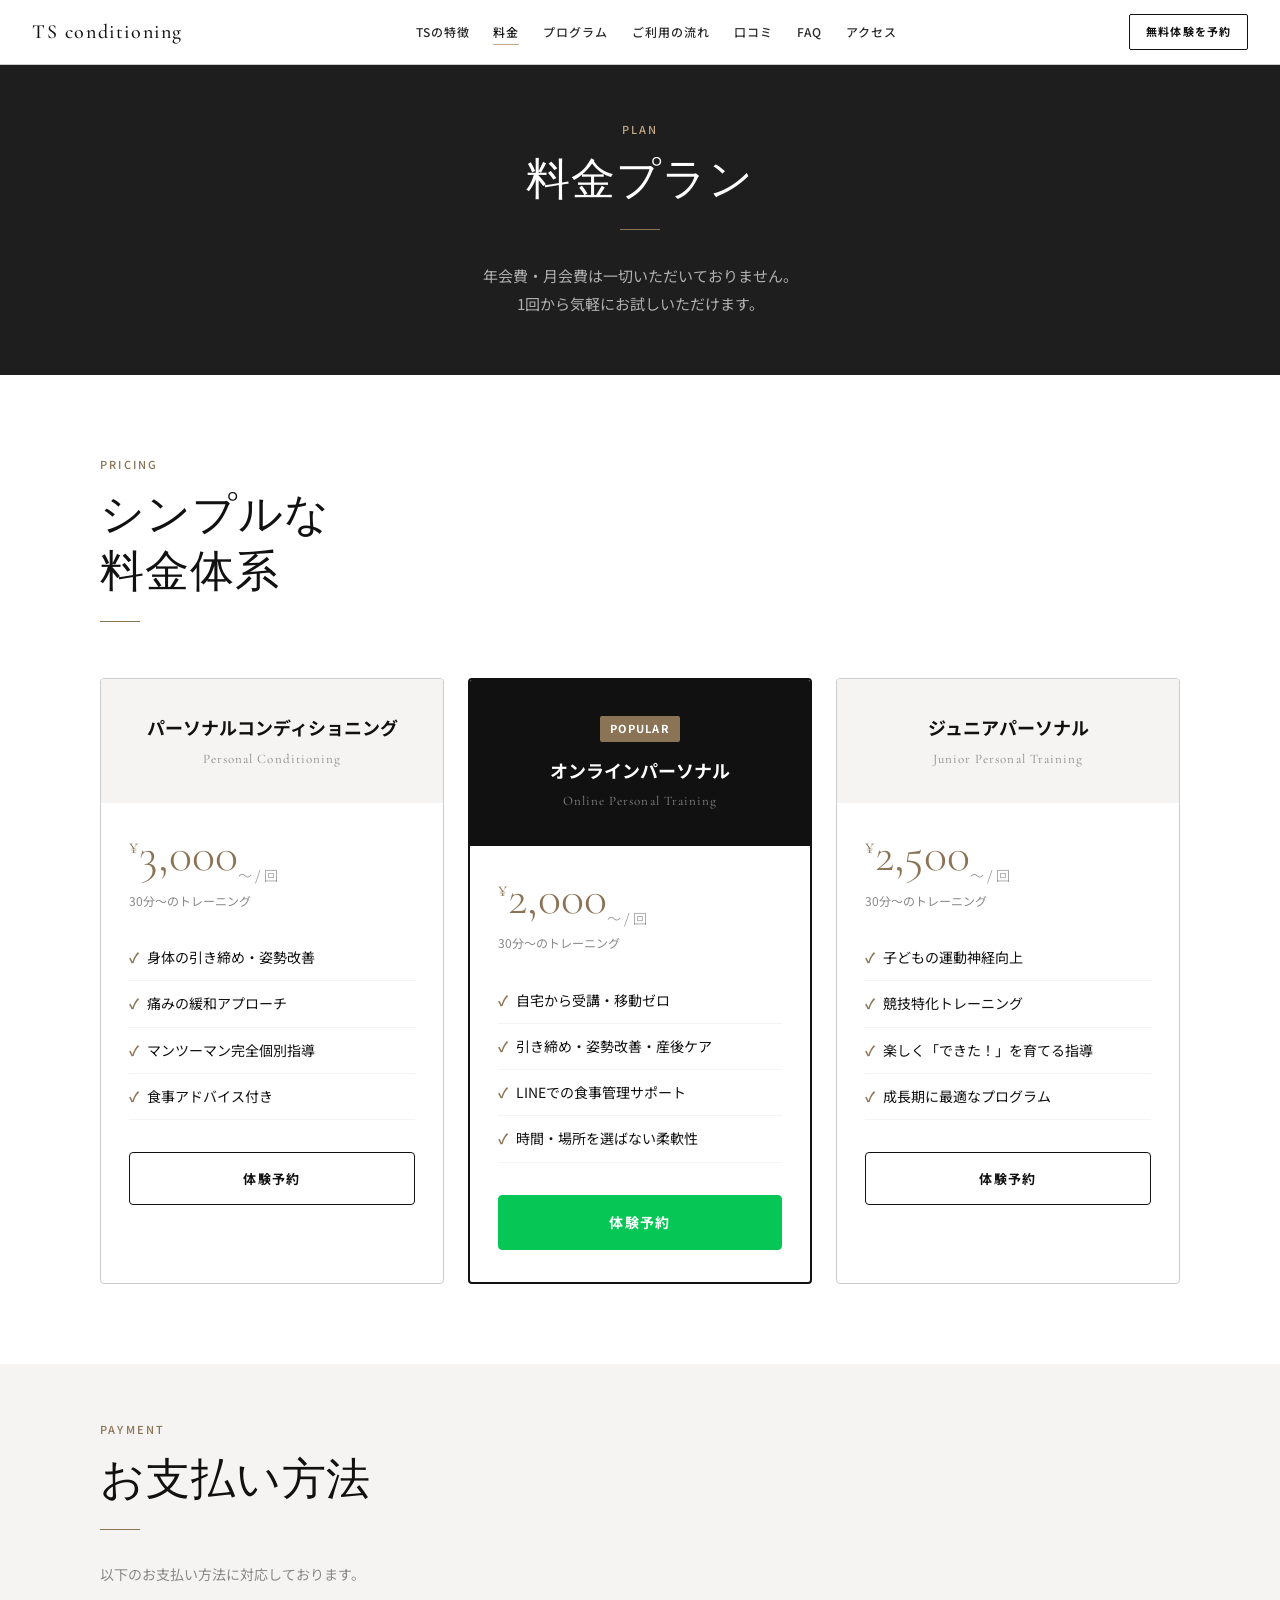
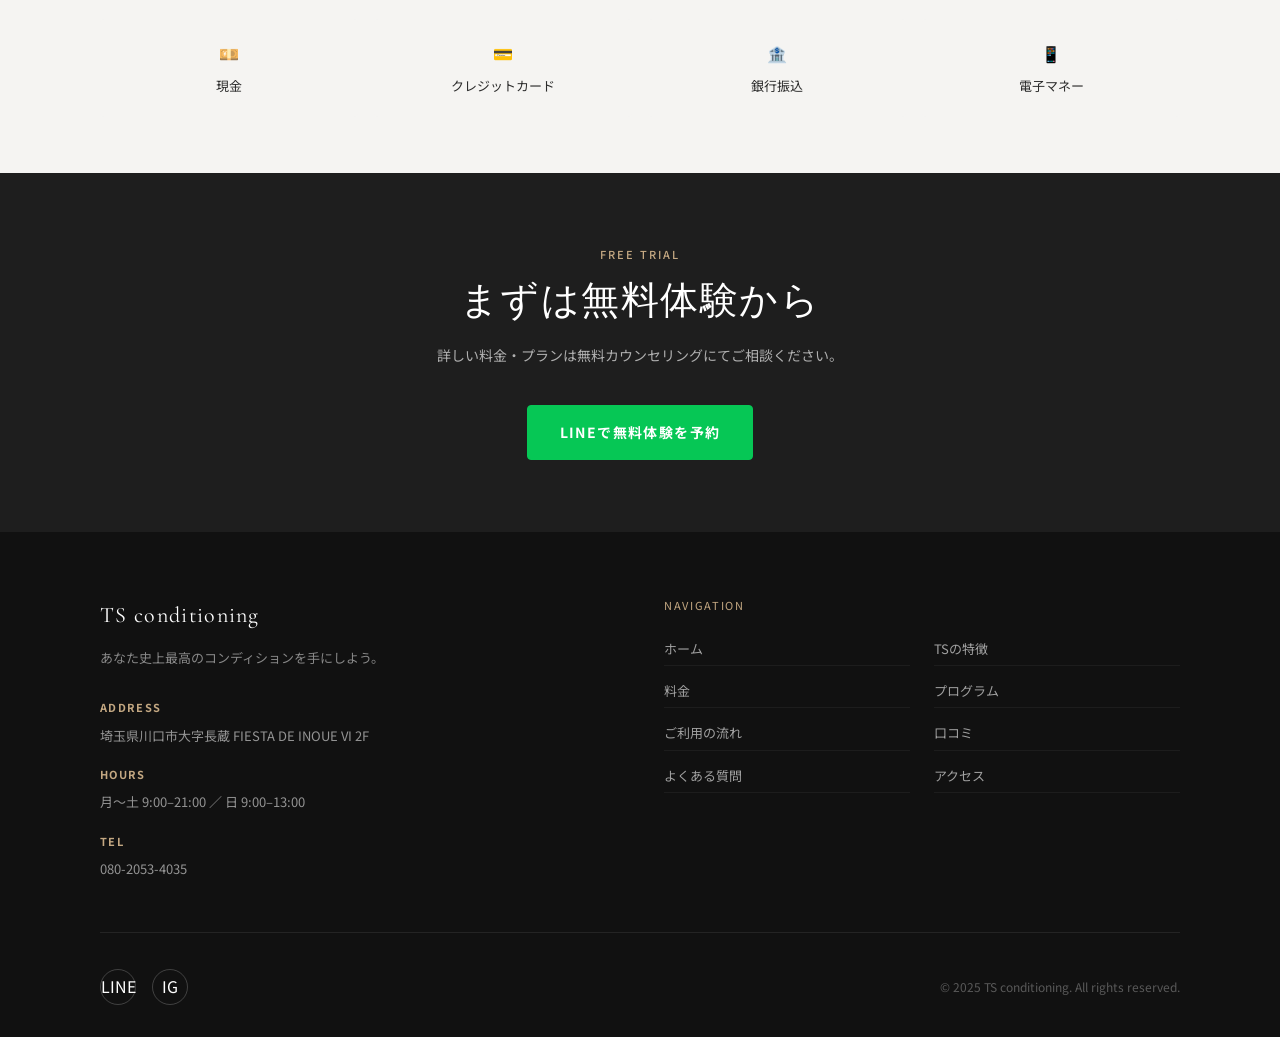
<file: plan.html>
<!DOCTYPE html>
<html lang="ja">
<head>
<meta charset="UTF-8">
<meta name="viewport" content="width=device-width, initial-scale=1">
<title>料金プラン | TS conditioning</title>
<link rel="stylesheet" href="style.css">
<style>
.plan-grid {
  display: grid;
  grid-template-columns: repeat(auto-fit, minmax(280px, 1fr));
  gap: 24px;
  margin-top: 56px;
}
.plan-card {
  border: 1px solid var(--gray-3);
  border-radius: var(--radius);
  overflow: hidden;
  transition: transform 0.3s, box-shadow 0.3s;
}
.plan-card:hover { transform: translateY(-4px); box-shadow: 0 12px 32px rgba(0,0,0,0.1); }
.plan-card.featured {
  border-color: var(--black);
  border-width: 2px;
}
.plan-head {
  background: var(--gray-1);
  padding: 32px 28px;
  text-align: center;
}
.plan-card.featured .plan-head { background: var(--black); color: var(--white); }
.plan-badge {
  display: inline-block;
  font-size: 11px;
  font-weight: 700;
  letter-spacing: 0.12em;
  background: var(--accent);
  color: var(--white);
  padding: 3px 10px;
  border-radius: 2px;
  margin-bottom: 12px;
}
.plan-name {
  font-size: 18px;
  font-weight: 700;
  margin-bottom: 4px;
}
.plan-en {
  font-family: var(--font-display);
  font-size: 13px;
  color: var(--gray-5);
  letter-spacing: 0.08em;
}
.plan-card.featured .plan-en { color: rgba(255,255,255,0.5); }
.plan-price-area { padding: 28px 28px 0; }
.plan-price {
  font-family: var(--font-display);
  font-size: 48px;
  font-weight: 300;
  color: var(--accent);
  line-height: 1;
}
.plan-price sup { font-size: 20px; vertical-align: super; }
.plan-price sub { font-size: 14px; font-family: var(--font-body); color: var(--gray-5); }
.plan-note {
  font-size: 12px;
  color: var(--gray-5);
  margin-top: 8px;
}
.plan-features {
  padding: 24px 28px 32px;
}
.plan-features li {
  font-size: 14px;
  padding: 10px 0;
  border-bottom: 1px solid var(--gray-1);
  display: flex;
  align-items: flex-start;
  gap: 8px;
}
.plan-features li::before {
  content: '✓';
  color: var(--accent);
  font-weight: 700;
  flex-shrink: 0;
}
.plan-cta { padding: 0 28px 32px; }

.payment-grid {
  display: grid;
  grid-template-columns: repeat(auto-fit, minmax(160px, 1fr));
  gap: 16px;
  margin-top: 32px;
}
.payment-item {
  background: var(--gray-1);
  border-radius: var(--radius);
  padding: 20px;
  text-align: center;
}
.payment-item span {
  display: block;
  font-size: 13px;
  color: var(--gray-8);
  margin-top: 6px;
}
</style>
</head>
<body>
<header id="site-header" data-light="true" class="light-bg">
  <div class="header-inner">
    <a href="index.html" class="logo" style="color:var(--black);">TS conditioning</a>
    <nav class="pc-nav">
      <a href="features.html" class="nav-link" style="color:var(--gray-8);">TSの特徴</a>
      <a href="plan.html" class="nav-link active" style="color:var(--black);">料金</a>
      <a href="program.html" class="nav-link" style="color:var(--gray-8);">プログラム</a>
      <a href="flow.html" class="nav-link" style="color:var(--gray-8);">ご利用の流れ</a>
      <a href="reviews.html" class="nav-link" style="color:var(--gray-8);">口コミ</a>
      <a href="faq.html" class="nav-link" style="color:var(--gray-8);">FAQ</a>
      <a href="access.html" class="nav-link" style="color:var(--gray-8);">アクセス</a>
    </nav>
    <a href="https://lin.ee/qMROsFb" target="_blank" class="header-cta" style="color:var(--black);border-color:var(--black);">無料体験を予約</a>
    <button class="hamburger" id="hamburger" aria-label="メニュー">
      <span style="background:var(--black);"></span><span style="background:var(--black);"></span><span style="background:var(--black);"></span>
    </button>
  </div>
</header>
<div id="mobile-nav">
  <a href="features.html" class="mobile-nav-link">TSの特徴</a>
  <a href="plan.html" class="mobile-nav-link">料金</a>
  <a href="program.html" class="mobile-nav-link">プログラム</a>
  <a href="flow.html" class="mobile-nav-link">ご利用の流れ</a>
  <a href="reviews.html" class="mobile-nav-link">口コミ</a>
  <a href="faq.html" class="mobile-nav-link">FAQ</a>
  <a href="access.html" class="mobile-nav-link">アクセス</a>
</div>

<div class="page-hero">
  <p class="section-label">PLAN</p>
  <h1 class="section-title">料金プラン</h1>
  <div class="divider center"></div>
  <p style="font-size:15px;color:rgba(255,255,255,0.65);max-width:440px;margin:0 auto;line-height:1.9;">
    年会費・月会費は一切いただいておりません。<br>
    1回から気軽にお試しいただけます。
  </p>
</div>

<section>
  <div class="container">
    <p class="section-label fade-up">PRICING</p>
    <h2 class="section-title fade-up delay-1">シンプルな<br>料金体系</h2>
    <div class="divider fade-up delay-2"></div>

    <div class="plan-grid">
      <div class="plan-card fade-up delay-1">
        <div class="plan-head">
          <p class="plan-name">パーソナルコンディショニング</p>
          <p class="plan-en">Personal Conditioning</p>
        </div>
        <div class="plan-price-area">
          <div class="plan-price"><sup>¥</sup>3,000<sub>〜 / 回</sub></div>
          <p class="plan-note">30分〜のトレーニング</p>
        </div>
        <ul class="plan-features">
          <li>身体の引き締め・姿勢改善</li>
          <li>痛みの緩和アプローチ</li>
          <li>マンツーマン完全個別指導</li>
          <li>食事アドバイス付き</li>
        </ul>
        <div class="plan-cta">
          <a href="https://lin.ee/qMROsFb" target="_blank" class="btn btn-outline" style="width:100%;justify-content:center;"><span>体験予約</span></a>
        </div>
      </div>

      <div class="plan-card featured fade-up delay-2">
        <div class="plan-head">
          <span class="plan-badge">POPULAR</span>
          <p class="plan-name">オンラインパーソナル</p>
          <p class="plan-en">Online Personal Training</p>
        </div>
        <div class="plan-price-area">
          <div class="plan-price"><sup>¥</sup>2,000<sub>〜 / 回</sub></div>
          <p class="plan-note" style="color:var(--gray-5);">30分〜のトレーニング</p>
        </div>
        <ul class="plan-features">
          <li>自宅から受講・移動ゼロ</li>
          <li>引き締め・姿勢改善・産後ケア</li>
          <li>LINEでの食事管理サポート</li>
          <li>時間・場所を選ばない柔軟性</li>
        </ul>
        <div class="plan-cta">
          <a href="https://lin.ee/qMROsFb" target="_blank" class="btn btn-line" style="width:100%;justify-content:center;"><span>体験予約</span></a>
        </div>
      </div>

      <div class="plan-card fade-up delay-3">
        <div class="plan-head">
          <p class="plan-name">ジュニアパーソナル</p>
          <p class="plan-en">Junior Personal Training</p>
        </div>
        <div class="plan-price-area">
          <div class="plan-price"><sup>¥</sup>2,500<sub>〜 / 回</sub></div>
          <p class="plan-note">30分〜のトレーニング</p>
        </div>
        <ul class="plan-features">
          <li>子どもの運動神経向上</li>
          <li>競技特化トレーニング</li>
          <li>楽しく「できた！」を育てる指導</li>
          <li>成長期に最適なプログラム</li>
        </ul>
        <div class="plan-cta">
          <a href="https://lin.ee/qMROsFb" target="_blank" class="btn btn-outline" style="width:100%;justify-content:center;"><span>体験予約</span></a>
        </div>
      </div>
    </div>
  </div>
</section>

<section class="sm" style="background:var(--gray-1);">
  <div class="container">
    <p class="section-label fade-up">PAYMENT</p>
    <h2 class="section-title fade-up delay-1">お支払い方法</h2>
    <div class="divider fade-up delay-2"></div>
    <p class="fade-up delay-2" style="font-size:14px;color:var(--gray-5);">以下のお支払い方法に対応しております。</p>
    <div class="payment-grid">
      <div class="payment-item fade-up delay-1">💴<span>現金</span></div>
      <div class="payment-item fade-up delay-2">💳<span>クレジットカード</span></div>
      <div class="payment-item fade-up delay-3">🏦<span>銀行振込</span></div>
      <div class="payment-item fade-up delay-4">📱<span>電子マネー</span></div>
    </div>
  </div>
</section>

<div class="cta-band">
  <p class="section-label">FREE TRIAL</p>
  <h2 class="cta-band-title">まずは無料体験から</h2>
  <p class="cta-band-sub">詳しい料金・プランは無料カウンセリングにてご相談ください。</p>
  <div class="cta-band-btns">
    <a href="https://lin.ee/qMROsFb" target="_blank" class="btn btn-line"><span>LINEで無料体験を予約</span></a>
  </div>
</div>

<footer id="site-footer">
  <div class="footer-inner">
    <div class="footer-top">
      <div>
        <p class="footer-logo">TS conditioning</p>
        <p class="footer-tagline">あなた史上最高のコンディションを手にしよう。</p>
        <div class="footer-info">
          <strong>ADDRESS</strong>埼玉県川口市大字長蔵 FIESTA DE INOUE VI 2F
          <strong>HOURS</strong>月〜土 9:00–21:00 ／ 日 9:00–13:00
          <strong>TEL</strong>080-2053-4035
        </div>
      </div>
      <div>
        <p style="font-size:11px;letter-spacing:.15em;color:var(--accent-l);margin-bottom:16px;">NAVIGATION</p>
        <div class="footer-nav-grid">
          <a href="index.html">ホーム</a><a href="features.html">TSの特徴</a>
          <a href="plan.html">料金</a><a href="program.html">プログラム</a>
          <a href="flow.html">ご利用の流れ</a><a href="reviews.html">口コミ</a>
          <a href="faq.html">よくある質問</a><a href="access.html">アクセス</a>
        </div>
      </div>
    </div>
    <div class="footer-bottom">
      <div class="footer-sns">
        <a href="https://lin.ee/qMROsFb" target="_blank" aria-label="LINE">LINE</a>
        <a href="https://www.instagram.com/ts.conditioning/" target="_blank" aria-label="Instagram">IG</a>
      </div>
      <p class="footer-copy">© 2025 TS conditioning. All rights reserved.</p>
    </div>
  </div>
</footer>
<div class="float-cta">
  <a href="https://lin.ee/qMROsFb" target="_blank" class="float-btn line">📲 LINE予約</a>
  <a href="tel:08020534035" class="float-btn tel">📞 電話する</a>
</div>
<script src="nav.js"></script>
</body>
</html>
</file>
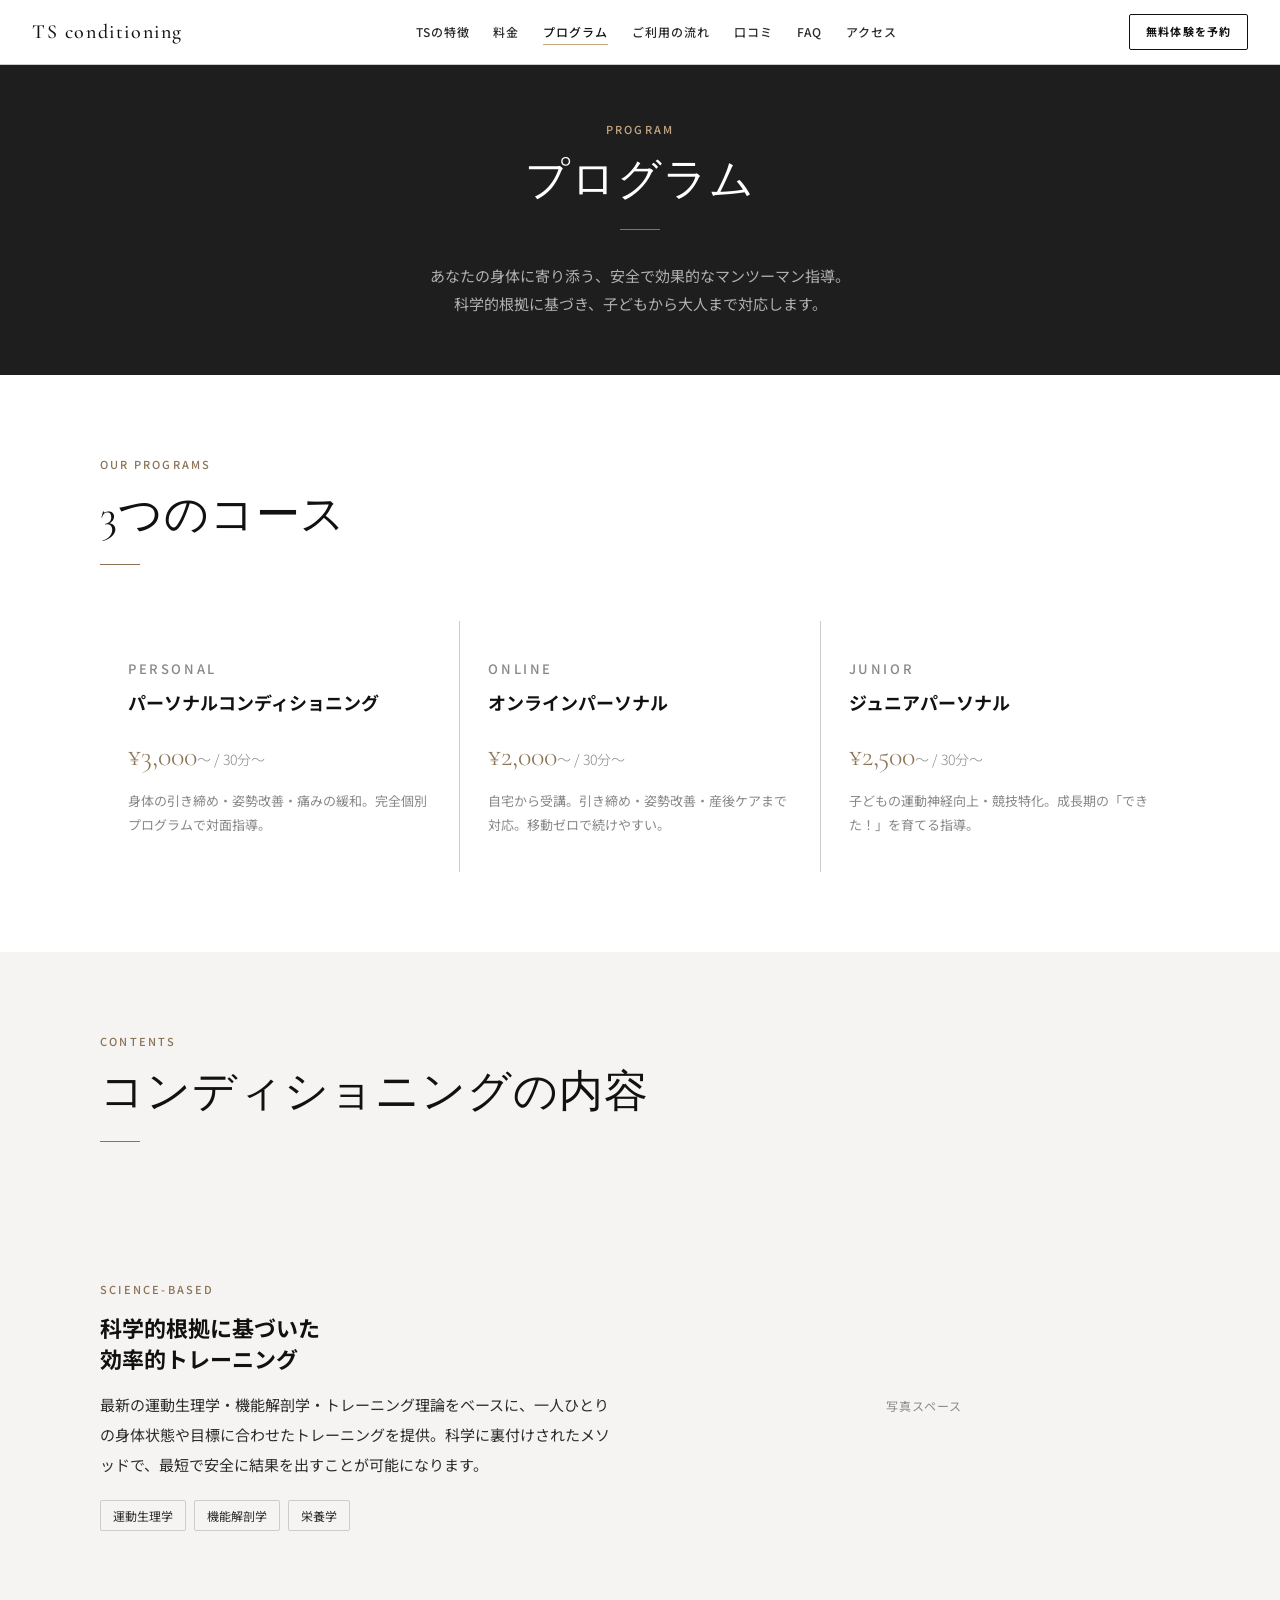
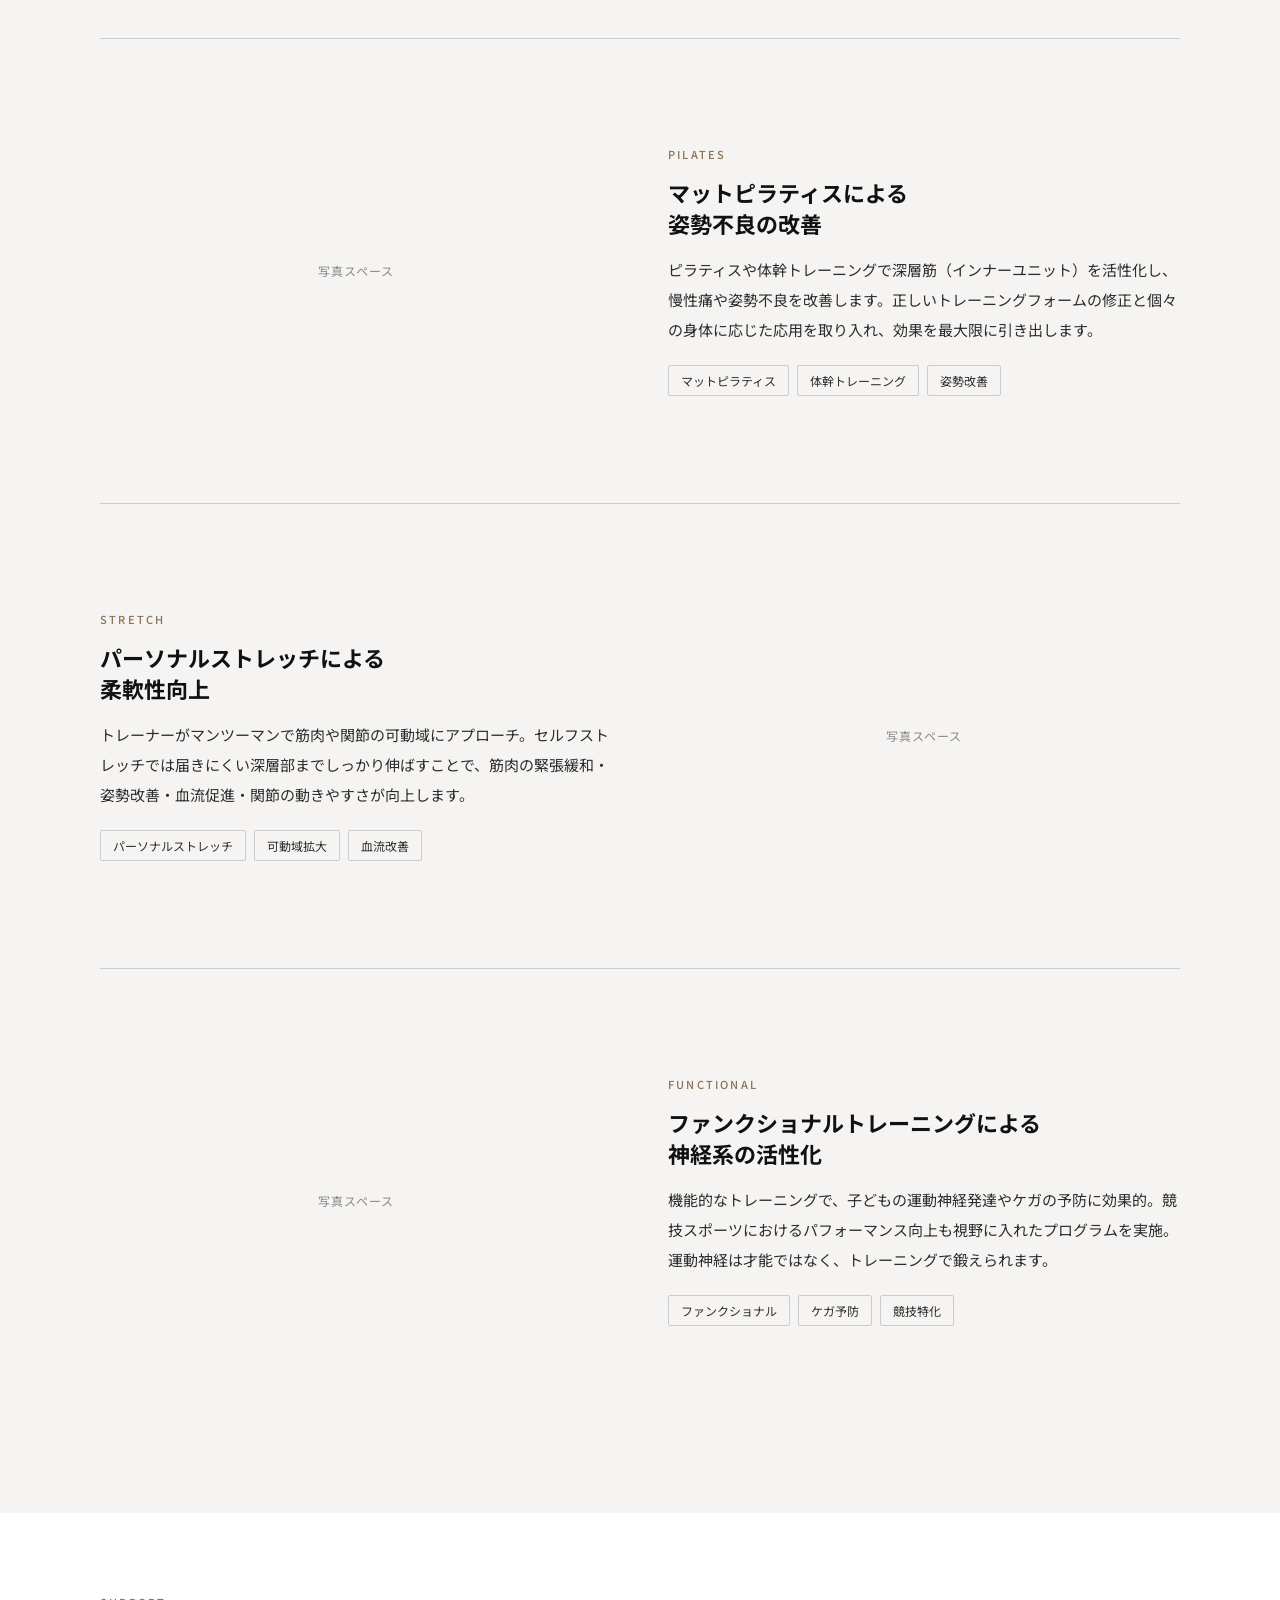
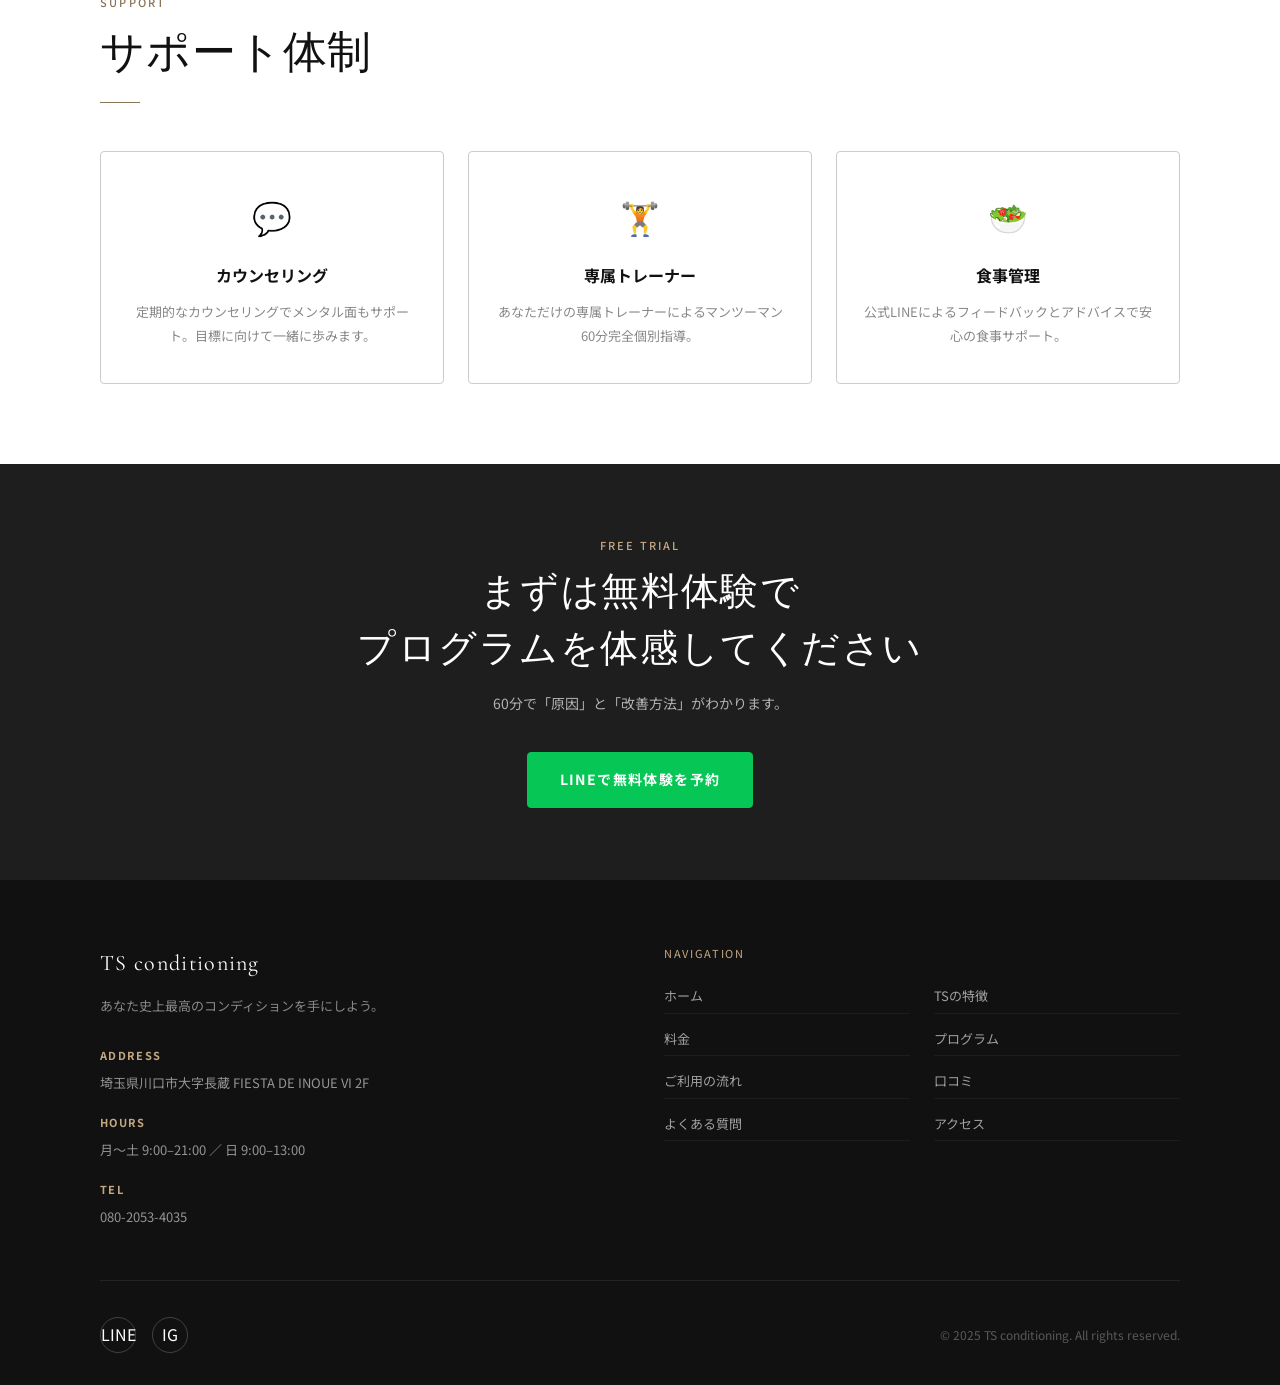
<file: program.html>
<!DOCTYPE html>
<html lang="ja">
<head>
<meta charset="UTF-8">
<meta name="viewport" content="width=device-width, initial-scale=1">
<title>プログラム | TS conditioning</title>
<link rel="stylesheet" href="style.css">
<style>
.prog-hero-grid {
  display: grid;
  grid-template-columns: repeat(3,1fr);
  gap: 1px;
  background: var(--gray-3);
  margin-top: 56px;
}
.prog-hero-card {
  background: var(--white);
  padding: 36px 28px;
  transition: background 0.3s;
}
.prog-hero-card:hover { background: var(--gray-1); }
.prog-hero-card .section-label { margin-bottom: 6px; }
.prog-hero-card h3 { font-size: 18px; font-weight: 700; margin-bottom: 12px; }
.prog-hero-card .price {
  font-family: var(--font-display);
  font-size: 28px;
  font-weight: 300;
  color: var(--accent);
  margin-bottom: 8px;
}
.prog-hero-card p { font-size: 13px; color: var(--gray-5); }

.prog-detail { padding: 72px 0; border-bottom: 1px solid var(--gray-3); }
.prog-detail:last-child { border-bottom: none; }
.prog-detail-inner {
  display: grid;
  grid-template-columns: 1fr 1fr;
  gap: 56px;
  align-items: center;
}
.prog-detail-inner.reverse > :first-child { order: 2; }
.prog-detail-inner.reverse > :last-child { order: 1; }
.prog-img {
  background: var(--gray-1);
  border-radius: var(--radius);
  height: 320px;
  display: flex;
  align-items: center;
  justify-content: center;
  font-size: 12px;
  color: var(--gray-5);
  letter-spacing: .08em;
}
.prog-detail-title { font-size: 22px; font-weight: 700; margin-bottom: 16px; line-height: 1.4; }
.prog-detail-body { font-size: 15px; color: var(--gray-8); line-height: 2; margin-bottom: 20px; }
.prog-tags { display: flex; gap: 8px; flex-wrap: wrap; }
.prog-tag {
  font-size: 12px;
  background: var(--gray-1);
  border: 1px solid var(--gray-3);
  border-radius: 2px;
  padding: 4px 12px;
  color: var(--gray-8);
}

.support-grid {
  display: grid;
  grid-template-columns: repeat(3,1fr);
  gap: 24px;
  margin-top: 48px;
}
.support-card {
  text-align: center;
  padding: 36px 24px;
  border: 1px solid var(--gray-3);
  border-radius: var(--radius);
}
.support-icon { font-size: 32px; margin-bottom: 16px; }
.support-card h3 { font-size: 16px; font-weight: 700; margin-bottom: 10px; }
.support-card p { font-size: 13px; color: var(--gray-5); line-height: 1.8; }

@media (max-width: 768px) {
  .prog-hero-grid { grid-template-columns: 1fr; }
  .prog-detail-inner { grid-template-columns: 1fr; gap: 32px; }
  .prog-detail-inner.reverse > :first-child { order: 1; }
  .prog-detail-inner.reverse > :last-child { order: 2; }
  .support-grid { grid-template-columns: 1fr; }
}
</style>
</head>
<body>
<header id="site-header" data-light="true" class="light-bg">
  <div class="header-inner">
    <a href="index.html" class="logo" style="color:var(--black);">TS conditioning</a>
    <nav class="pc-nav">
      <a href="features.html" class="nav-link" style="color:var(--gray-8);">TSの特徴</a>
      <a href="plan.html" class="nav-link" style="color:var(--gray-8);">料金</a>
      <a href="program.html" class="nav-link active" style="color:var(--black);">プログラム</a>
      <a href="flow.html" class="nav-link" style="color:var(--gray-8);">ご利用の流れ</a>
      <a href="reviews.html" class="nav-link" style="color:var(--gray-8);">口コミ</a>
      <a href="faq.html" class="nav-link" style="color:var(--gray-8);">FAQ</a>
      <a href="access.html" class="nav-link" style="color:var(--gray-8);">アクセス</a>
    </nav>
    <a href="https://lin.ee/qMROsFb" target="_blank" class="header-cta" style="color:var(--black);border-color:var(--black);">無料体験を予約</a>
    <button class="hamburger" id="hamburger" aria-label="メニュー">
      <span style="background:var(--black);"></span><span style="background:var(--black);"></span><span style="background:var(--black);"></span>
    </button>
  </div>
</header>
<div id="mobile-nav">
  <a href="features.html" class="mobile-nav-link">TSの特徴</a>
  <a href="plan.html" class="mobile-nav-link">料金</a>
  <a href="program.html" class="mobile-nav-link">プログラム</a>
  <a href="flow.html" class="mobile-nav-link">ご利用の流れ</a>
  <a href="reviews.html" class="mobile-nav-link">口コミ</a>
  <a href="faq.html" class="mobile-nav-link">FAQ</a>
  <a href="access.html" class="mobile-nav-link">アクセス</a>
</div>

<div class="page-hero">
  <p class="section-label">PROGRAM</p>
  <h1 class="section-title">プログラム</h1>
  <div class="divider center"></div>
  <p style="font-size:15px;color:rgba(255,255,255,0.65);max-width:480px;margin:0 auto;line-height:1.9;">
    あなたの身体に寄り添う、安全で効果的なマンツーマン指導。<br>
    科学的根拠に基づき、子どもから大人まで対応します。
  </p>
</div>

<section>
  <div class="container">
    <p class="section-label fade-up">OUR PROGRAMS</p>
    <h2 class="section-title fade-up delay-1">3つのコース</h2>
    <div class="divider fade-up delay-2"></div>
    <div class="prog-hero-grid">
      <div class="prog-hero-card fade-up">
        <p class="section-label">PERSONAL</p>
        <h3>パーソナルコンディショニング</h3>
        <div class="price">¥3,000<span style="font-size:14px;font-family:var(--font-body);color:var(--gray-5);">〜 / 30分〜</span></div>
        <p>身体の引き締め・姿勢改善・痛みの緩和。完全個別プログラムで対面指導。</p>
      </div>
      <div class="prog-hero-card fade-up delay-1">
        <p class="section-label">ONLINE</p>
        <h3>オンラインパーソナル</h3>
        <div class="price">¥2,000<span style="font-size:14px;font-family:var(--font-body);color:var(--gray-5);">〜 / 30分〜</span></div>
        <p>自宅から受講。引き締め・姿勢改善・産後ケアまで対応。移動ゼロで続けやすい。</p>
      </div>
      <div class="prog-hero-card fade-up delay-2">
        <p class="section-label">JUNIOR</p>
        <h3>ジュニアパーソナル</h3>
        <div class="price">¥2,500<span style="font-size:14px;font-family:var(--font-body);color:var(--gray-5);">〜 / 30分〜</span></div>
        <p>子どもの運動神経向上・競技特化。成長期の「できた！」を育てる指導。</p>
      </div>
    </div>
  </div>
</section>

<section style="background:var(--gray-1);">
  <div class="container">
    <p class="section-label fade-up">CONTENTS</p>
    <h2 class="section-title fade-up delay-1">コンディショニングの内容</h2>
    <div class="divider fade-up delay-2"></div>

    <div class="prog-detail">
      <div class="prog-detail-inner">
        <div class="fade-up">
          <p class="section-label">SCIENCE-BASED</p>
          <h3 class="prog-detail-title">科学的根拠に基づいた<br>効率的トレーニング</h3>
          <p class="prog-detail-body">最新の運動生理学・機能解剖学・トレーニング理論をベースに、一人ひとりの身体状態や目標に合わせたトレーニングを提供。科学に裏付けされたメソッドで、最短で安全に結果を出すことが可能になります。</p>
          <div class="prog-tags">
            <span class="prog-tag">運動生理学</span>
            <span class="prog-tag">機能解剖学</span>
            <span class="prog-tag">栄養学</span>
          </div>
        </div>
        <div class="prog-img fade-up delay-2">写真スペース</div>
      </div>
    </div>

    <div class="prog-detail">
      <div class="prog-detail-inner reverse">
        <div class="fade-up">
          <p class="section-label">PILATES</p>
          <h3 class="prog-detail-title">マットピラティスによる<br>姿勢不良の改善</h3>
          <p class="prog-detail-body">ピラティスや体幹トレーニングで深層筋（インナーユニット）を活性化し、慢性痛や姿勢不良を改善します。正しいトレーニングフォームの修正と個々の身体に応じた応用を取り入れ、効果を最大限に引き出します。</p>
          <div class="prog-tags">
            <span class="prog-tag">マットピラティス</span>
            <span class="prog-tag">体幹トレーニング</span>
            <span class="prog-tag">姿勢改善</span>
          </div>
        </div>
        <div class="prog-img fade-up delay-2">写真スペース</div>
      </div>
    </div>

    <div class="prog-detail">
      <div class="prog-detail-inner">
        <div class="fade-up">
          <p class="section-label">STRETCH</p>
          <h3 class="prog-detail-title">パーソナルストレッチによる<br>柔軟性向上</h3>
          <p class="prog-detail-body">トレーナーがマンツーマンで筋肉や関節の可動域にアプローチ。セルフストレッチでは届きにくい深層部までしっかり伸ばすことで、筋肉の緊張緩和・姿勢改善・血流促進・関節の動きやすさが向上します。</p>
          <div class="prog-tags">
            <span class="prog-tag">パーソナルストレッチ</span>
            <span class="prog-tag">可動域拡大</span>
            <span class="prog-tag">血流改善</span>
          </div>
        </div>
        <div class="prog-img fade-up delay-2">写真スペース</div>
      </div>
    </div>

    <div class="prog-detail">
      <div class="prog-detail-inner reverse">
        <div class="fade-up">
          <p class="section-label">FUNCTIONAL</p>
          <h3 class="prog-detail-title">ファンクショナルトレーニングによる<br>神経系の活性化</h3>
          <p class="prog-detail-body">機能的なトレーニングで、子どもの運動神経発達やケガの予防に効果的。競技スポーツにおけるパフォーマンス向上も視野に入れたプログラムを実施。運動神経は才能ではなく、トレーニングで鍛えられます。</p>
          <div class="prog-tags">
            <span class="prog-tag">ファンクショナル</span>
            <span class="prog-tag">ケガ予防</span>
            <span class="prog-tag">競技特化</span>
          </div>
        </div>
        <div class="prog-img fade-up delay-2">写真スペース</div>
      </div>
    </div>
  </div>
</section>

<section>
  <div class="container">
    <p class="section-label fade-up">SUPPORT</p>
    <h2 class="section-title fade-up delay-1">サポート体制</h2>
    <div class="divider fade-up delay-2"></div>
    <div class="support-grid">
      <div class="support-card fade-up delay-1">
        <div class="support-icon">💬</div>
        <h3>カウンセリング</h3>
        <p>定期的なカウンセリングでメンタル面もサポート。目標に向けて一緒に歩みます。</p>
      </div>
      <div class="support-card fade-up delay-2">
        <div class="support-icon">🏋️</div>
        <h3>専属トレーナー</h3>
        <p>あなただけの専属トレーナーによるマンツーマン60分完全個別指導。</p>
      </div>
      <div class="support-card fade-up delay-3">
        <div class="support-icon">🥗</div>
        <h3>食事管理</h3>
        <p>公式LINEによるフィードバックとアドバイスで安心の食事サポート。</p>
      </div>
    </div>
  </div>
</section>

<div class="cta-band">
  <p class="section-label">FREE TRIAL</p>
  <h2 class="cta-band-title">まずは無料体験で<br>プログラムを体感してください</h2>
  <p class="cta-band-sub">60分で「原因」と「改善方法」がわかります。</p>
  <div class="cta-band-btns">
    <a href="https://lin.ee/qMROsFb" target="_blank" class="btn btn-line"><span>LINEで無料体験を予約</span></a>
  </div>
</div>

<footer id="site-footer">
  <div class="footer-inner">
    <div class="footer-top">
      <div>
        <p class="footer-logo">TS conditioning</p>
        <p class="footer-tagline">あなた史上最高のコンディションを手にしよう。</p>
        <div class="footer-info">
          <strong>ADDRESS</strong>埼玉県川口市大字長蔵 FIESTA DE INOUE VI 2F
          <strong>HOURS</strong>月〜土 9:00–21:00 ／ 日 9:00–13:00
          <strong>TEL</strong>080-2053-4035
        </div>
      </div>
      <div>
        <p style="font-size:11px;letter-spacing:.15em;color:var(--accent-l);margin-bottom:16px;">NAVIGATION</p>
        <div class="footer-nav-grid">
          <a href="index.html">ホーム</a><a href="features.html">TSの特徴</a>
          <a href="plan.html">料金</a><a href="program.html">プログラム</a>
          <a href="flow.html">ご利用の流れ</a><a href="reviews.html">口コミ</a>
          <a href="faq.html">よくある質問</a><a href="access.html">アクセス</a>
        </div>
      </div>
    </div>
    <div class="footer-bottom">
      <div class="footer-sns">
        <a href="https://lin.ee/qMROsFb" target="_blank" aria-label="LINE">LINE</a>
        <a href="https://www.instagram.com/ts.conditioning/" target="_blank" aria-label="Instagram">IG</a>
      </div>
      <p class="footer-copy">© 2025 TS conditioning. All rights reserved.</p>
    </div>
  </div>
</footer>
<div class="float-cta">
  <a href="https://lin.ee/qMROsFb" target="_blank" class="float-btn line">📲 LINE予約</a>
  <a href="tel:08020534035" class="float-btn tel">📞 電話する</a>
</div>
<script src="nav.js"></script>
</body>
</html>
</file>
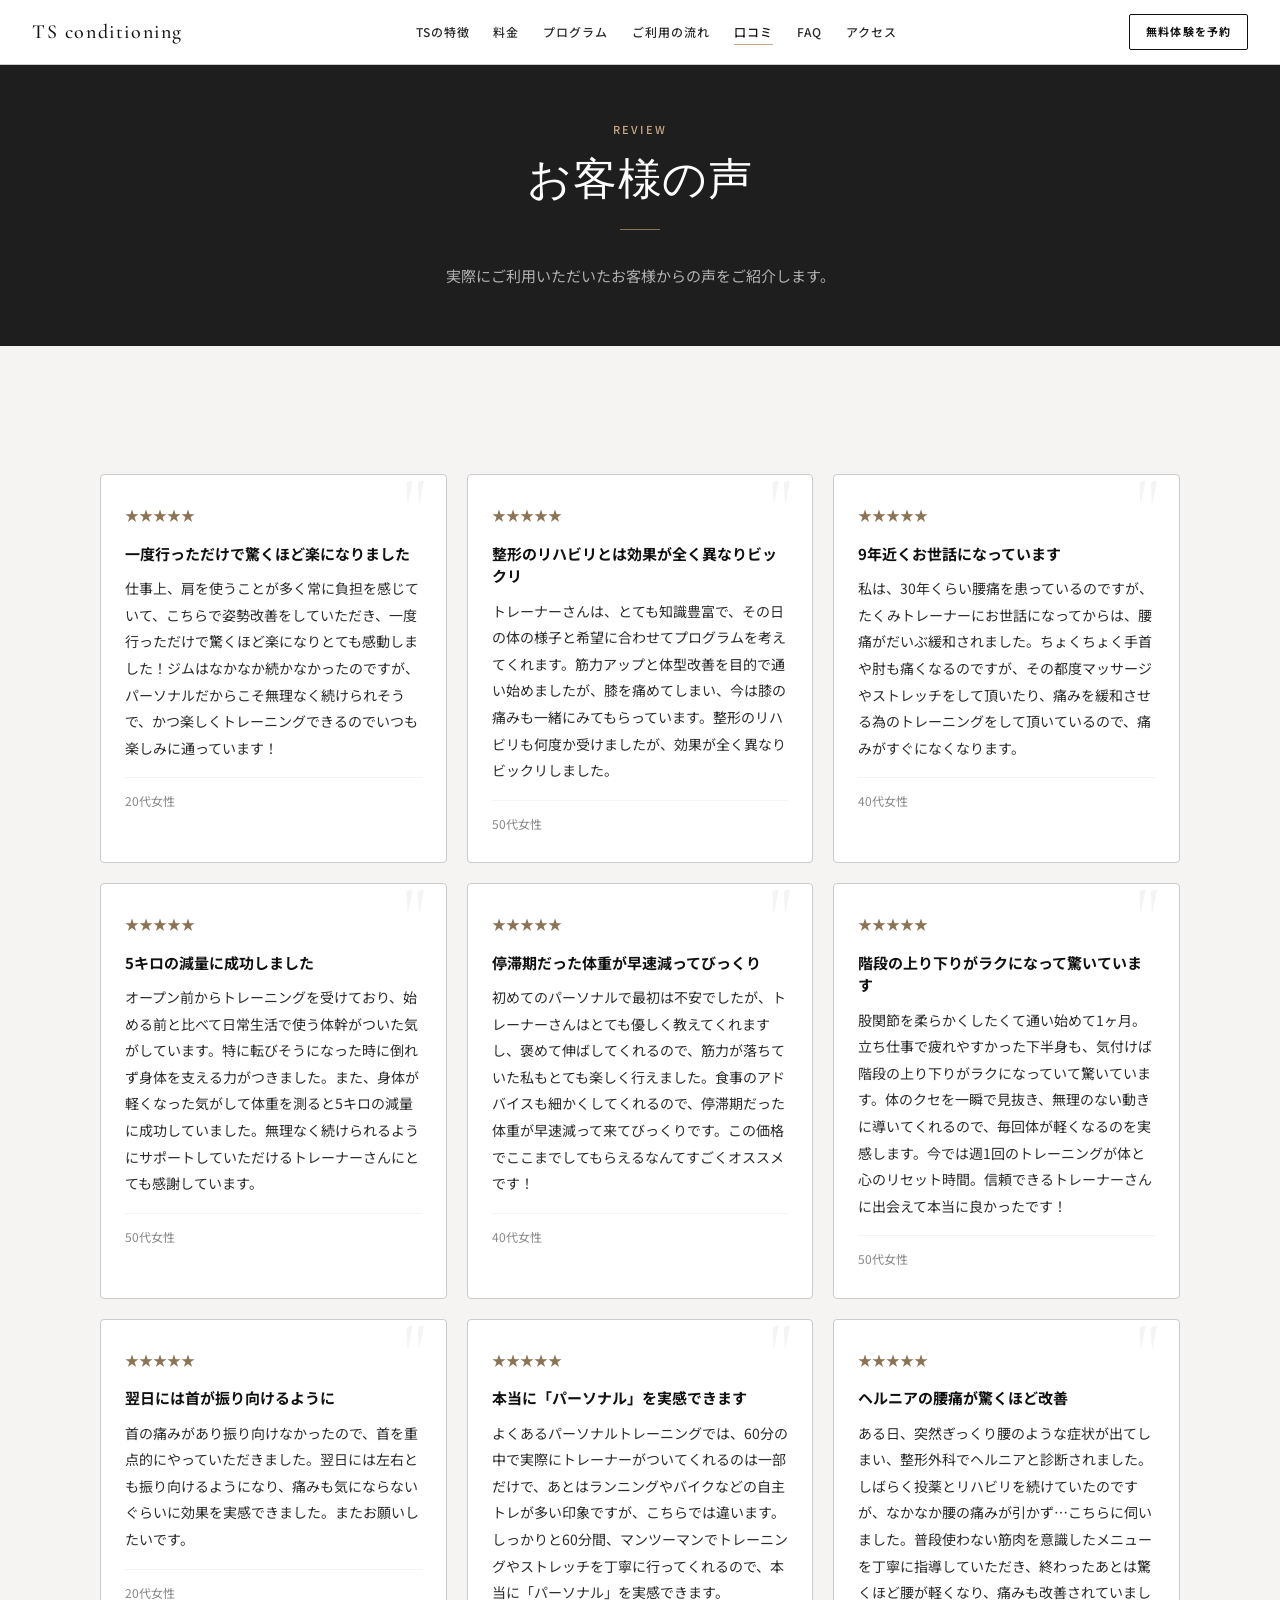
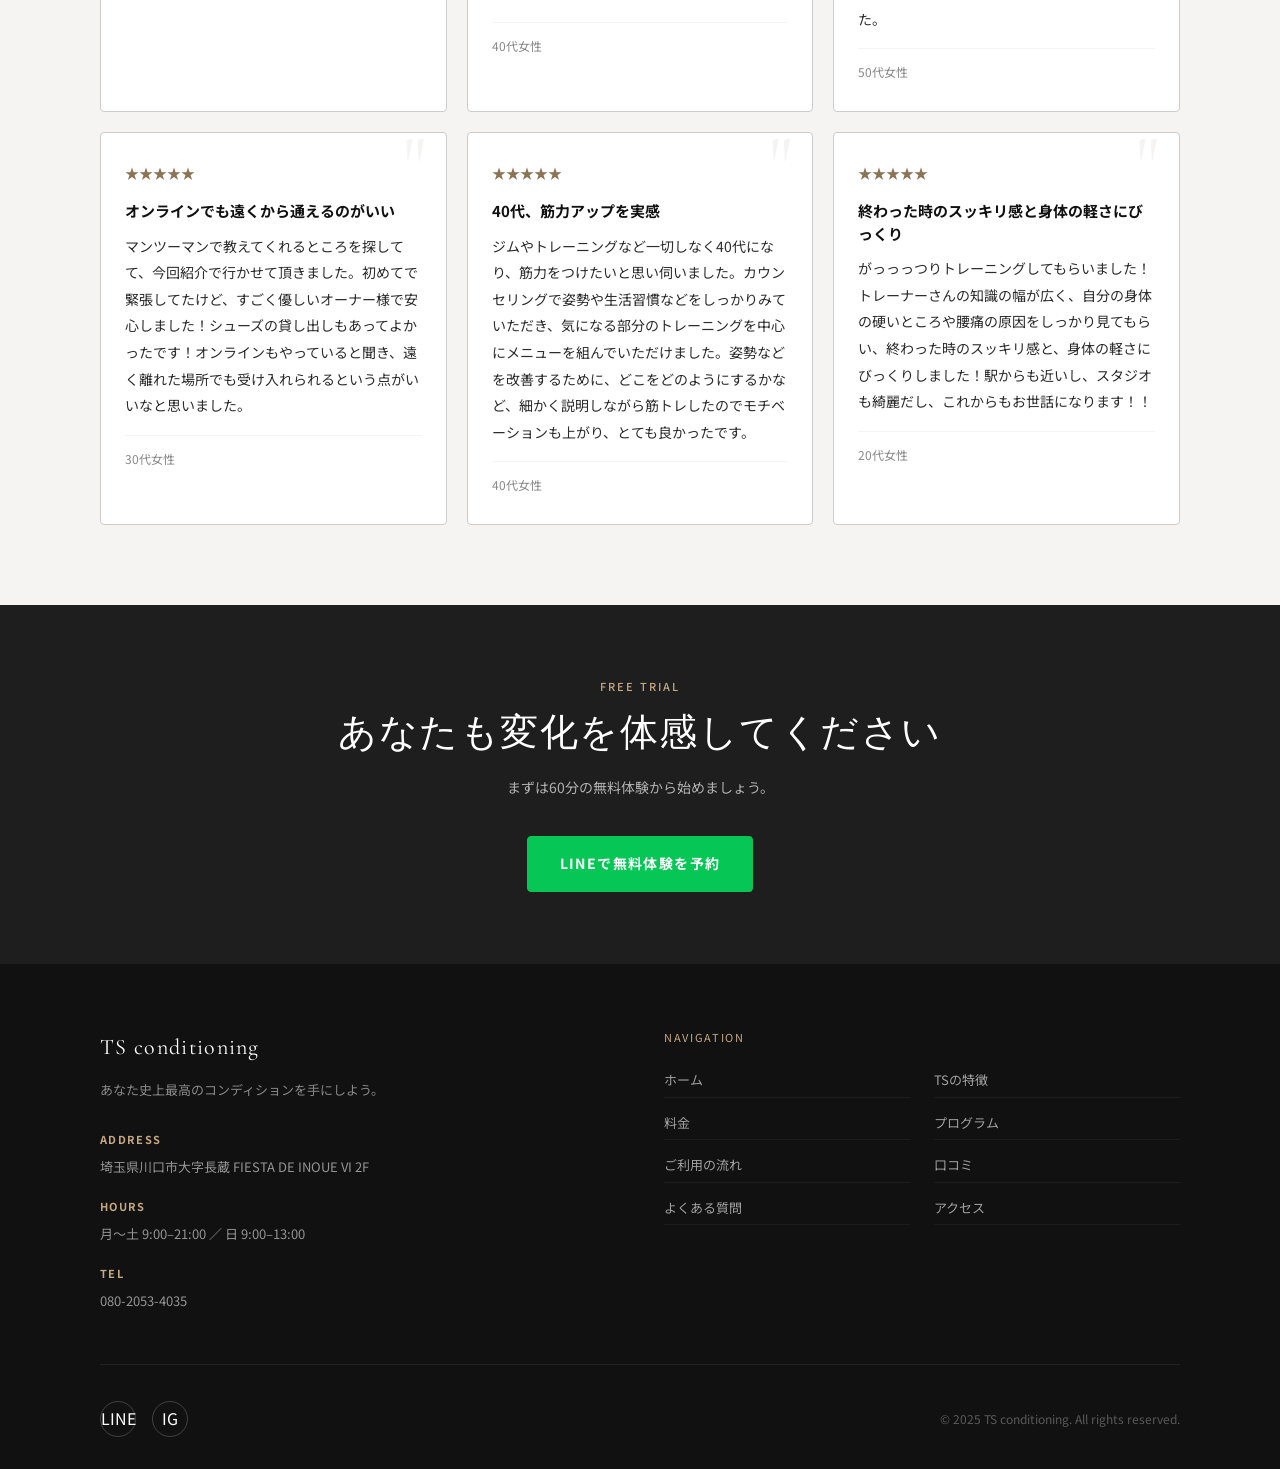
<file: reviews.html>
<!DOCTYPE html>
<html lang="ja">
<head>
<meta charset="UTF-8">
<meta name="viewport" content="width=device-width, initial-scale=1">
<title>口コミ・お客様の声 | TS conditioning</title>
<link rel="stylesheet" href="style.css">
<style>
.reviews-grid {
  display: grid;
  grid-template-columns: repeat(auto-fit, minmax(300px, 1fr));
  gap: 20px;
  margin-top: 48px;
}
.review-card {
  background: var(--white);
  border: 1px solid var(--gray-3);
  border-radius: var(--radius);
  padding: 28px 24px;
  position: relative;
  overflow: hidden;
  transition: transform 0.3s, box-shadow 0.3s;
}
.review-card:hover { transform: translateY(-3px); box-shadow: 0 8px 24px rgba(0,0,0,0.08); }
.review-card::before {
  content: '"';
  position: absolute;
  top: -8px; right: 20px;
  font-family: var(--font-display);
  font-size: 80px;
  color: var(--gray-1);
  line-height: 1;
  pointer-events: none;
}
.review-stars { color: var(--accent); font-size: 14px; margin-bottom: 14px; }
.review-title { font-size: 15px; font-weight: 700; margin-bottom: 10px; line-height: 1.5; }
.review-text { font-size: 14px; color: var(--gray-8); line-height: 1.9; margin-bottom: 16px; }
.review-meta { font-size: 12px; color: var(--gray-5); border-top: 1px solid var(--gray-1); padding-top: 12px; }
</style>
</head>
<body>
<header id="site-header" data-light="true" class="light-bg">
  <div class="header-inner">
    <a href="index.html" class="logo" style="color:var(--black);">TS conditioning</a>
    <nav class="pc-nav">
      <a href="features.html" class="nav-link" style="color:var(--gray-8);">TSの特徴</a>
      <a href="plan.html" class="nav-link" style="color:var(--gray-8);">料金</a>
      <a href="program.html" class="nav-link" style="color:var(--gray-8);">プログラム</a>
      <a href="flow.html" class="nav-link" style="color:var(--gray-8);">ご利用の流れ</a>
      <a href="reviews.html" class="nav-link active" style="color:var(--black);">口コミ</a>
      <a href="faq.html" class="nav-link" style="color:var(--gray-8);">FAQ</a>
      <a href="access.html" class="nav-link" style="color:var(--gray-8);">アクセス</a>
    </nav>
    <a href="https://lin.ee/qMROsFb" target="_blank" class="header-cta" style="color:var(--black);border-color:var(--black);">無料体験を予約</a>
    <button class="hamburger" id="hamburger" aria-label="メニュー">
      <span style="background:var(--black);"></span><span style="background:var(--black);"></span><span style="background:var(--black);"></span>
    </button>
  </div>
</header>
<div id="mobile-nav">
  <a href="features.html" class="mobile-nav-link">TSの特徴</a>
  <a href="plan.html" class="mobile-nav-link">料金</a>
  <a href="program.html" class="mobile-nav-link">プログラム</a>
  <a href="flow.html" class="mobile-nav-link">ご利用の流れ</a>
  <a href="reviews.html" class="mobile-nav-link">口コミ</a>
  <a href="faq.html" class="mobile-nav-link">FAQ</a>
  <a href="access.html" class="mobile-nav-link">アクセス</a>
</div>

<div class="page-hero">
  <p class="section-label">REVIEW</p>
  <h1 class="section-title">お客様の声</h1>
  <div class="divider center"></div>
  <p style="font-size:15px;color:rgba(255,255,255,0.65);max-width:480px;margin:0 auto;line-height:1.9;">
    実際にご利用いただいたお客様からの声をご紹介します。
  </p>
</div>

<section style="background:var(--gray-1);">
  <div class="container">
    <div class="reviews-grid">
      <div class="review-card fade-up">
        <div class="review-stars">★★★★★</div>
        <h4 class="review-title">一度行っただけで驚くほど楽になりました</h4>
        <p class="review-text">仕事上、肩を使うことが多く常に負担を感じていて、こちらで姿勢改善をしていただき、一度行っただけで驚くほど楽になりとても感動しました！ジムはなかなか続かなかったのですが、パーソナルだからこそ無理なく続けられそうで、かつ楽しくトレーニングできるのでいつも楽しみに通っています！</p>
        <p class="review-meta">20代女性</p>
      </div>
      <div class="review-card fade-up delay-1">
        <div class="review-stars">★★★★★</div>
        <h4 class="review-title">整形のリハビリとは効果が全く異なりビックリ</h4>
        <p class="review-text">トレーナーさんは、とても知識豊富で、その日の体の様子と希望に合わせてプログラムを考えてくれます。筋力アップと体型改善を目的で通い始めましたが、膝を痛めてしまい、今は膝の痛みも一緒にみてもらっています。整形のリハビリも何度か受けましたが、効果が全く異なりビックリしました。</p>
        <p class="review-meta">50代女性</p>
      </div>
      <div class="review-card fade-up delay-2">
        <div class="review-stars">★★★★★</div>
        <h4 class="review-title">9年近くお世話になっています</h4>
        <p class="review-text">私は、30年くらい腰痛を患っているのですが、たくみトレーナーにお世話になってからは、腰痛がだいぶ緩和されました。ちょくちょく手首や肘も痛くなるのですが、その都度マッサージやストレッチをして頂いたり、痛みを緩和させる為のトレーニングをして頂いているので、痛みがすぐになくなります。</p>
        <p class="review-meta">40代女性</p>
      </div>
      <div class="review-card fade-up">
        <div class="review-stars">★★★★★</div>
        <h4 class="review-title">5キロの減量に成功しました</h4>
        <p class="review-text">オープン前からトレーニングを受けており、始める前と比べて日常生活で使う体幹がついた気がしています。特に転びそうになった時に倒れず身体を支える力がつきました。また、身体が軽くなった気がして体重を測ると5キロの減量に成功していました。無理なく続けられるようにサポートしていただけるトレーナーさんにとても感謝しています。</p>
        <p class="review-meta">50代女性</p>
      </div>
      <div class="review-card fade-up delay-1">
        <div class="review-stars">★★★★★</div>
        <h4 class="review-title">停滞期だった体重が早速減ってびっくり</h4>
        <p class="review-text">初めてのパーソナルで最初は不安でしたが、トレーナーさんはとても優しく教えてくれますし、褒めて伸ばしてくれるので、筋力が落ちていた私もとても楽しく行えました。食事のアドバイスも細かくしてくれるので、停滞期だった体重が早速減って来てびっくりです。この価格でここまでしてもらえるなんてすごくオススメです！</p>
        <p class="review-meta">40代女性</p>
      </div>
      <div class="review-card fade-up delay-2">
        <div class="review-stars">★★★★★</div>
        <h4 class="review-title">階段の上り下りがラクになって驚いています</h4>
        <p class="review-text">股関節を柔らかくしたくて通い始めて1ヶ月。立ち仕事で疲れやすかった下半身も、気付けば階段の上り下りがラクになっていて驚いています。体のクセを一瞬で見抜き、無理のない動きに導いてくれるので、毎回体が軽くなるのを実感します。今では週1回のトレーニングが体と心のリセット時間。信頼できるトレーナーさんに出会えて本当に良かったです！</p>
        <p class="review-meta">50代女性</p>
      </div>
      <div class="review-card fade-up">
        <div class="review-stars">★★★★★</div>
        <h4 class="review-title">翌日には首が振り向けるように</h4>
        <p class="review-text">首の痛みがあり振り向けなかったので、首を重点的にやっていただきました。翌日には左右とも振り向けるようになり、痛みも気にならないぐらいに効果を実感できました。またお願いしたいです。</p>
        <p class="review-meta">20代女性</p>
      </div>
      <div class="review-card fade-up delay-1">
        <div class="review-stars">★★★★★</div>
        <h4 class="review-title">本当に「パーソナル」を実感できます</h4>
        <p class="review-text">よくあるパーソナルトレーニングでは、60分の中で実際にトレーナーがついてくれるのは一部だけで、あとはランニングやバイクなどの自主トレが多い印象ですが、こちらでは違います。しっかりと60分間、マンツーマンでトレーニングやストレッチを丁寧に行ってくれるので、本当に「パーソナル」を実感できます。</p>
        <p class="review-meta">40代女性</p>
      </div>
      <div class="review-card fade-up delay-2">
        <div class="review-stars">★★★★★</div>
        <h4 class="review-title">ヘルニアの腰痛が驚くほど改善</h4>
        <p class="review-text">ある日、突然ぎっくり腰のような症状が出てしまい、整形外科でヘルニアと診断されました。しばらく投薬とリハビリを続けていたのですが、なかなか腰の痛みが引かず…こちらに伺いました。普段使わない筋肉を意識したメニューを丁寧に指導していただき、終わったあとは驚くほど腰が軽くなり、痛みも改善されていました。</p>
        <p class="review-meta">50代女性</p>
      </div>
      <div class="review-card fade-up">
        <div class="review-stars">★★★★★</div>
        <h4 class="review-title">オンラインでも遠くから通えるのがいい</h4>
        <p class="review-text">マンツーマンで教えてくれるところを探してて、今回紹介で行かせて頂きました。初めてで緊張してたけど、すごく優しいオーナー様で安心しました！シューズの貸し出しもあってよかったです！オンラインもやっていると聞き、遠く離れた場所でも受け入れられるという点がいいなと思いました。</p>
        <p class="review-meta">30代女性</p>
      </div>
      <div class="review-card fade-up delay-1">
        <div class="review-stars">★★★★★</div>
        <h4 class="review-title">40代、筋力アップを実感</h4>
        <p class="review-text">ジムやトレーニングなど一切しなく40代になり、筋力をつけたいと思い伺いました。カウンセリングで姿勢や生活習慣などをしっかりみていただき、気になる部分のトレーニングを中心にメニューを組んでいただけました。姿勢などを改善するために、どこをどのようにするかなど、細かく説明しながら筋トレしたのでモチベーションも上がり、とても良かったです。</p>
        <p class="review-meta">40代女性</p>
      </div>
      <div class="review-card fade-up delay-2">
        <div class="review-stars">★★★★★</div>
        <h4 class="review-title">終わった時のスッキリ感と身体の軽さにびっくり</h4>
        <p class="review-text">がっっっつりトレーニングしてもらいました！トレーナーさんの知識の幅が広く、自分の身体の硬いところや腰痛の原因をしっかり見てもらい、終わった時のスッキリ感と、身体の軽さにびっくりしました！駅からも近いし、スタジオも綺麗だし、これからもお世話になります！！</p>
        <p class="review-meta">20代女性</p>
      </div>
    </div>
  </div>
</section>

<div class="cta-band">
  <p class="section-label">FREE TRIAL</p>
  <h2 class="cta-band-title">あなたも変化を体感してください</h2>
  <p class="cta-band-sub">まずは60分の無料体験から始めましょう。</p>
  <div class="cta-band-btns">
    <a href="https://lin.ee/qMROsFb" target="_blank" class="btn btn-line"><span>LINEで無料体験を予約</span></a>
  </div>
</div>

<footer id="site-footer">
  <div class="footer-inner">
    <div class="footer-top">
      <div>
        <p class="footer-logo">TS conditioning</p>
        <p class="footer-tagline">あなた史上最高のコンディションを手にしよう。</p>
        <div class="footer-info">
          <strong>ADDRESS</strong>埼玉県川口市大字長蔵 FIESTA DE INOUE VI 2F
          <strong>HOURS</strong>月〜土 9:00–21:00 ／ 日 9:00–13:00
          <strong>TEL</strong>080-2053-4035
        </div>
      </div>
      <div>
        <p style="font-size:11px;letter-spacing:.15em;color:var(--accent-l);margin-bottom:16px;">NAVIGATION</p>
        <div class="footer-nav-grid">
          <a href="index.html">ホーム</a><a href="features.html">TSの特徴</a>
          <a href="plan.html">料金</a><a href="program.html">プログラム</a>
          <a href="flow.html">ご利用の流れ</a><a href="reviews.html">口コミ</a>
          <a href="faq.html">よくある質問</a><a href="access.html">アクセス</a>
        </div>
      </div>
    </div>
    <div class="footer-bottom">
      <div class="footer-sns">
        <a href="https://lin.ee/qMROsFb" target="_blank" aria-label="LINE">LINE</a>
        <a href="https://www.instagram.com/ts.conditioning/" target="_blank" aria-label="Instagram">IG</a>
      </div>
      <p class="footer-copy">© 2025 TS conditioning. All rights reserved.</p>
    </div>
  </div>
</footer>
<div class="float-cta">
  <a href="https://lin.ee/qMROsFb" target="_blank" class="float-btn line">📲 LINE予約</a>
  <a href="tel:08020534035" class="float-btn tel">📞 電話する</a>
</div>
<script src="nav.js"></script>
</body>
</html>
</file>
<file: style.css>
/* ============================================================
   TS conditioning — Global Stylesheet v2
   レスポンシブ完全対応 + SEO基盤
   ============================================================ */

@import url('https://fonts.googleapis.com/css2?family=Cormorant+Garamond:ital,wght@0,300;0,400;0,500;0,600;1,300;1,400&family=Noto+Sans+JP:wght@300;400;500;700&display=swap');

/* ── Reset & Base ──────────────────────────────────────── */
*, *::before, *::after { box-sizing: border-box; margin: 0; padding: 0; }

:root {
  --black:   #111111;
  --gray-9:  #1e1e1e;
  --gray-8:  #2c2c2c;
  --gray-5:  #888888;
  --gray-3:  #cccccc;
  --gray-1:  #f5f4f2;
  --white:   #ffffff;
  --accent:  #8b7355;
  --accent-l:#c4a882;
  --line:    #06c755;

  --font-display: 'Cormorant Garamond', serif;
  --font-body:    'Noto Sans JP', sans-serif;

  --header-h: 64px;
  --max-w:    1080px;
  --radius:   4px;
  --transition: 0.35s cubic-bezier(0.4, 0, 0.2, 1);

  /* ブレークポイント変数（CSSでは使えないがコメントとして記録） */
  /* sp: 480px / tb: 768px / pc: 1080px */
}

html { scroll-behavior: smooth; font-size: 16px; }

body {
  font-family: var(--font-body);
  color: var(--black);
  background: var(--white);
  line-height: 1.8;
  -webkit-font-smoothing: antialiased;
  overflow-x: hidden; /* 横スクロール防止 */
}

img { display: block; max-width: 100%; height: auto; }
a { color: inherit; text-decoration: none; }
ul, ol { list-style: none; }

/* ── Typography ─────────────────────────────────────────── */
.section-label {
  font-size: 11px;
  font-weight: 500;
  letter-spacing: 0.2em;
  text-transform: uppercase;
  color: var(--accent);
  display: block;
  margin-bottom: 12px;
}

.section-title {
  font-family: var(--font-display);
  font-size: clamp(26px, 5vw, 44px);
  font-weight: 400;
  line-height: 1.3;
  letter-spacing: 0.02em;
}

/* ── Layout ─────────────────────────────────────────────── */
.container {
  width: min(var(--max-w), 100% - 40px);
  margin-inline: auto;
}

section { padding: 80px 0; }
section.sm { padding: 56px 0; }

/* ── Header ─────────────────────────────────────────────── */
#site-header {
  position: fixed;
  top: 0; left: 0; right: 0;
  height: var(--header-h);
  z-index: 1000;
  display: flex;
  align-items: center;
  padding: 0 32px;
  transition: background var(--transition), box-shadow var(--transition);
}

#site-header.transparent { background: transparent; }
#site-header.scrolled {
  background: rgba(17,17,17,0.96);
  backdrop-filter: blur(12px);
  box-shadow: 0 1px 0 rgba(255,255,255,0.06);
}
#site-header.light-bg {
  background: var(--white);
  box-shadow: 0 1px 0 var(--gray-3);
}
#site-header.light-bg .logo { color: var(--black); }
#site-header.light-bg .nav-link { color: var(--gray-8); }
#site-header.light-bg .header-cta { border-color: var(--black); color: var(--black); }
#site-header.light-bg .hamburger span { background: var(--black); }

.header-inner {
  width: 100%;
  display: flex;
  align-items: center;
  justify-content: space-between;
  gap: 16px;
}

.logo {
  font-family: var(--font-display);
  font-size: 20px;
  font-weight: 500;
  letter-spacing: 0.08em;
  color: var(--white);
  transition: opacity 0.2s;
  white-space: nowrap;
  flex-shrink: 0;
}
.logo:hover { opacity: 0.75; }

nav.pc-nav { display: flex; align-items: center; gap: 24px; }

.nav-link {
  font-size: 12px;
  font-weight: 500;
  letter-spacing: 0.08em;
  color: rgba(255,255,255,0.85);
  transition: color 0.2s;
  position: relative;
  white-space: nowrap;
}
.nav-link::after {
  content: '';
  position: absolute;
  bottom: -2px; left: 0;
  width: 0; height: 1px;
  background: var(--accent-l);
  transition: width 0.3s;
}
.nav-link:hover { color: var(--white); }
.nav-link:hover::after { width: 100%; }
.nav-link.active::after { width: 100%; }

.header-cta {
  font-size: 11px;
  font-weight: 700;
  letter-spacing: 0.1em;
  color: var(--white);
  border: 1px solid rgba(255,255,255,0.6);
  padding: 7px 16px;
  border-radius: 2px;
  position: relative;
  overflow: hidden;
  transition: color var(--transition);
  white-space: nowrap;
  flex-shrink: 0;
}
.header-cta::before {
  content: '';
  position: absolute;
  inset: 0;
  background: var(--white);
  transform: scaleX(0);
  transform-origin: left;
  transition: transform var(--transition);
  z-index: -1;
}
.header-cta:hover { color: var(--black); border-color: var(--white); }
.header-cta:hover::before { transform: scaleX(1); }

/* Hamburger */
.hamburger {
  display: none;
  flex-direction: column;
  gap: 5px;
  cursor: pointer;
  padding: 8px 4px;
  background: none;
  border: none;
  flex-shrink: 0;
}
.hamburger span {
  display: block;
  width: 24px; height: 1.5px;
  background: var(--white);
  transition: transform 0.3s, opacity 0.3s;
}
.hamburger.open span:nth-child(1) { transform: translateY(6.5px) rotate(45deg); }
.hamburger.open span:nth-child(2) { opacity: 0; }
.hamburger.open span:nth-child(3) { transform: translateY(-6.5px) rotate(-45deg); }

/* Mobile nav overlay */
#mobile-nav {
  position: fixed;
  inset: 0;
  background: var(--black);
  z-index: 999;
  display: flex;
  flex-direction: column;
  align-items: center;
  justify-content: center;
  gap: 32px;
  opacity: 0;
  pointer-events: none;
  transition: opacity 0.4s;
  padding: 40px 24px;
  overflow-y: auto;
}
#mobile-nav.open { opacity: 1; pointer-events: all; }

.mobile-nav-link {
  font-family: var(--font-display);
  font-size: 28px;
  font-weight: 300;
  color: var(--white);
  letter-spacing: 0.06em;
  transition: color 0.2s;
  text-align: center;
}
.mobile-nav-link:hover { color: var(--accent-l); }

/* ── Buttons ─────────────────────────────────────────────── */
.btn {
  display: inline-flex;
  align-items: center;
  justify-content: center;
  gap: 10px;
  font-size: 13px;
  font-weight: 700;
  letter-spacing: 0.1em;
  padding: 14px 32px;
  border-radius: var(--radius);
  border: 1.5px solid transparent;
  cursor: pointer;
  position: relative;
  overflow: hidden;
  transition: color var(--transition);
  text-decoration: none;
  text-align: center;
}
.btn span { position: relative; z-index: 1; }
.btn::before {
  content: '';
  position: absolute;
  inset: 0;
  transform: scaleX(0);
  transform-origin: left;
  transition: transform var(--transition);
  z-index: 0;
}

.btn-dark { background: var(--black); color: var(--white); border-color: var(--black); }
.btn-dark::before { background: var(--accent); }
.btn-dark:hover { color: var(--white); }
.btn-dark:hover::before { transform: scaleX(1); }

.btn-outline { background: transparent; color: var(--black); border-color: var(--black); }
.btn-outline::before { background: var(--black); }
.btn-outline:hover { color: var(--white); }
.btn-outline:hover::before { transform: scaleX(1); }

.btn-outline-white { background: transparent; color: var(--white); border-color: rgba(255,255,255,0.7); }
.btn-outline-white::before { background: var(--white); }
.btn-outline-white:hover { color: var(--black); }
.btn-outline-white:hover::before { transform: scaleX(1); }

.btn-line { background: var(--line); color: var(--white); border-color: var(--line); font-size: 14px; }
.btn-line::before { background: #059141; }
.btn-line:hover { color: var(--white); }
.btn-line:hover::before { transform: scaleX(1); }

/* ── Fade-in animation ───────────────────────────────────── */
.fade-up {
  opacity: 0;
  transform: translateY(32px);
  transition: opacity 0.7s ease, transform 0.7s ease;
}
.fade-up.visible { opacity: 1; transform: translateY(0); }
.fade-up.delay-1 { transition-delay: 0.1s; }
.fade-up.delay-2 { transition-delay: 0.2s; }
.fade-up.delay-3 { transition-delay: 0.3s; }
.fade-up.delay-4 { transition-delay: 0.4s; }
.fade-up.delay-5 { transition-delay: 0.5s; }

/* ── Page Hero (sub pages) ───────────────────────────────── */
.page-hero {
  padding-top: calc(var(--header-h) + 56px);
  padding-bottom: 56px;
  padding-left: 20px;
  padding-right: 20px;
  background: var(--gray-9);
  color: var(--white);
  text-align: center;
}
.page-hero .section-label { color: var(--accent-l); }
.page-hero .section-title { color: var(--white); }
.page-hero p { padding-inline: 16px; }

/* ── Divider ─────────────────────────────────────────────── */
.divider {
  width: 40px; height: 1px;
  background: var(--accent);
  margin: 20px 0 32px;
}
.divider.center { margin-inline: auto; }

/* ── CTA Band ─────────────────────────────────────────────── */
.cta-band {
  background: var(--gray-9);
  color: var(--white);
  text-align: center;
  padding: 72px 24px;
}
.cta-band .section-label { color: var(--accent-l); margin-bottom: 8px; }
.cta-band-title {
  font-family: var(--font-display);
  font-size: clamp(22px, 4vw, 38px);
  font-weight: 300;
  line-height: 1.5;
  letter-spacing: 0.04em;
  margin-bottom: 12px;
}
.cta-band-sub {
  font-size: 14px;
  color: rgba(255,255,255,0.65);
  margin-bottom: 36px;
  line-height: 1.9;
}
.cta-band-btns {
  display: flex;
  gap: 16px;
  justify-content: center;
  flex-wrap: wrap;
}

/* ── Footer ──────────────────────────────────────────────── */
#site-footer {
  background: var(--black);
  color: var(--white);
  padding: 64px 24px 32px;
}
.footer-inner { max-width: var(--max-w); margin-inline: auto; }
.footer-top {
  display: grid;
  grid-template-columns: 1fr 1fr;
  gap: 48px;
  padding-bottom: 48px;
  border-bottom: 1px solid rgba(255,255,255,0.08);
  margin-bottom: 36px;
}
.footer-logo {
  font-family: var(--font-display);
  font-size: 22px;
  font-weight: 400;
  letter-spacing: 0.06em;
  margin-bottom: 10px;
}
.footer-tagline {
  font-size: 13px;
  color: rgba(255,255,255,0.5);
  line-height: 2;
  margin-bottom: 24px;
}
.footer-info { font-size: 13px; color: rgba(255,255,255,0.55); line-height: 2.2; }
.footer-info strong {
  font-size: 11px;
  letter-spacing: 0.12em;
  color: var(--accent-l);
  display: block;
  margin-top: 12px;
  margin-bottom: 2px;
}
.footer-nav-grid {
  display: grid;
  grid-template-columns: 1fr 1fr;
  gap: 8px 24px;
  align-content: start;
}
.footer-nav-grid a {
  font-size: 13px;
  color: rgba(255,255,255,0.6);
  padding: 5px 0;
  border-bottom: 1px solid rgba(255,255,255,0.05);
  transition: color 0.2s;
  display: block;
}
.footer-nav-grid a:hover { color: var(--white); }
.footer-bottom {
  display: flex;
  justify-content: space-between;
  align-items: center;
  gap: 16px;
  flex-wrap: wrap;
}
.footer-sns { display: flex; gap: 16px; }
.footer-sns a {
  width: 36px; height: 36px;
  border: 1px solid rgba(255,255,255,0.2);
  border-radius: 50%;
  display: flex; align-items: center; justify-content: center;
  color: var(--white);
  font-size: 16px;
  transition: border-color 0.2s, background 0.2s;
  text-decoration: none;
}
.footer-sns a:hover { border-color: var(--white); background: rgba(255,255,255,0.08); }
.footer-copy { font-size: 12px; color: rgba(255,255,255,0.3); }

/* ── Float CTA (mobile only) ─────────────────────────────── */
.float-cta {
  position: fixed;
  bottom: 20px; right: 16px;
  z-index: 998;
  display: flex;
  flex-direction: column;
  gap: 8px;
}
.float-btn {
  display: flex;
  align-items: center;
  justify-content: center;
  gap: 6px;
  font-size: 13px;
  font-weight: 700;
  padding: 12px 20px;
  border-radius: 40px;
  color: var(--white);
  box-shadow: 0 4px 16px rgba(0,0,0,0.3);
  transition: transform 0.2s, box-shadow 0.2s;
  text-decoration: none;
  white-space: nowrap;
}
.float-btn:hover { transform: translateY(-2px); box-shadow: 0 8px 20px rgba(0,0,0,0.35); }
.float-btn.line { background: var(--line); }
.float-btn.tel  { background: var(--accent); }

/* ── Responsive breakpoints ──────────────────────────────── */

/* タブレット以上でのみフロートCTAを非表示 */
@media (min-width: 769px) { .float-cta { display: none; } }

/* ━━━ タブレット (769px以下) ━━━ */
@media (max-width: 768px) {
  :root { --header-h: 56px; }

  section { padding: 56px 0; }
  section.sm { padding: 40px 0; }

  #site-header { padding: 0 16px; }
  nav.pc-nav { display: none; }
  .header-cta { display: none; } /* モバイルでは非表示（mobile-nav内にあるため） */
  .hamburger { display: flex; }

  .container { width: min(var(--max-w), 100% - 32px); }

  /* footer */
  .footer-top { grid-template-columns: 1fr; gap: 32px; }
  .footer-bottom { flex-direction: column; align-items: flex-start; }
}

/* ━━━ スマートフォン (480px以下) ━━━ */
@media (max-width: 480px) {
  section { padding: 48px 0; }

  .container { width: min(var(--max-w), 100% - 24px); }

  /* ボタンを全幅に */
  .cta-band-btns { flex-direction: column; align-items: center; }
  .cta-band-btns .btn { width: 100%; max-width: 360px; }

  /* mobile-navのリンクサイズ縮小 */
  .mobile-nav-link { font-size: 24px; }
  #mobile-nav { gap: 24px; }
}
</file>
